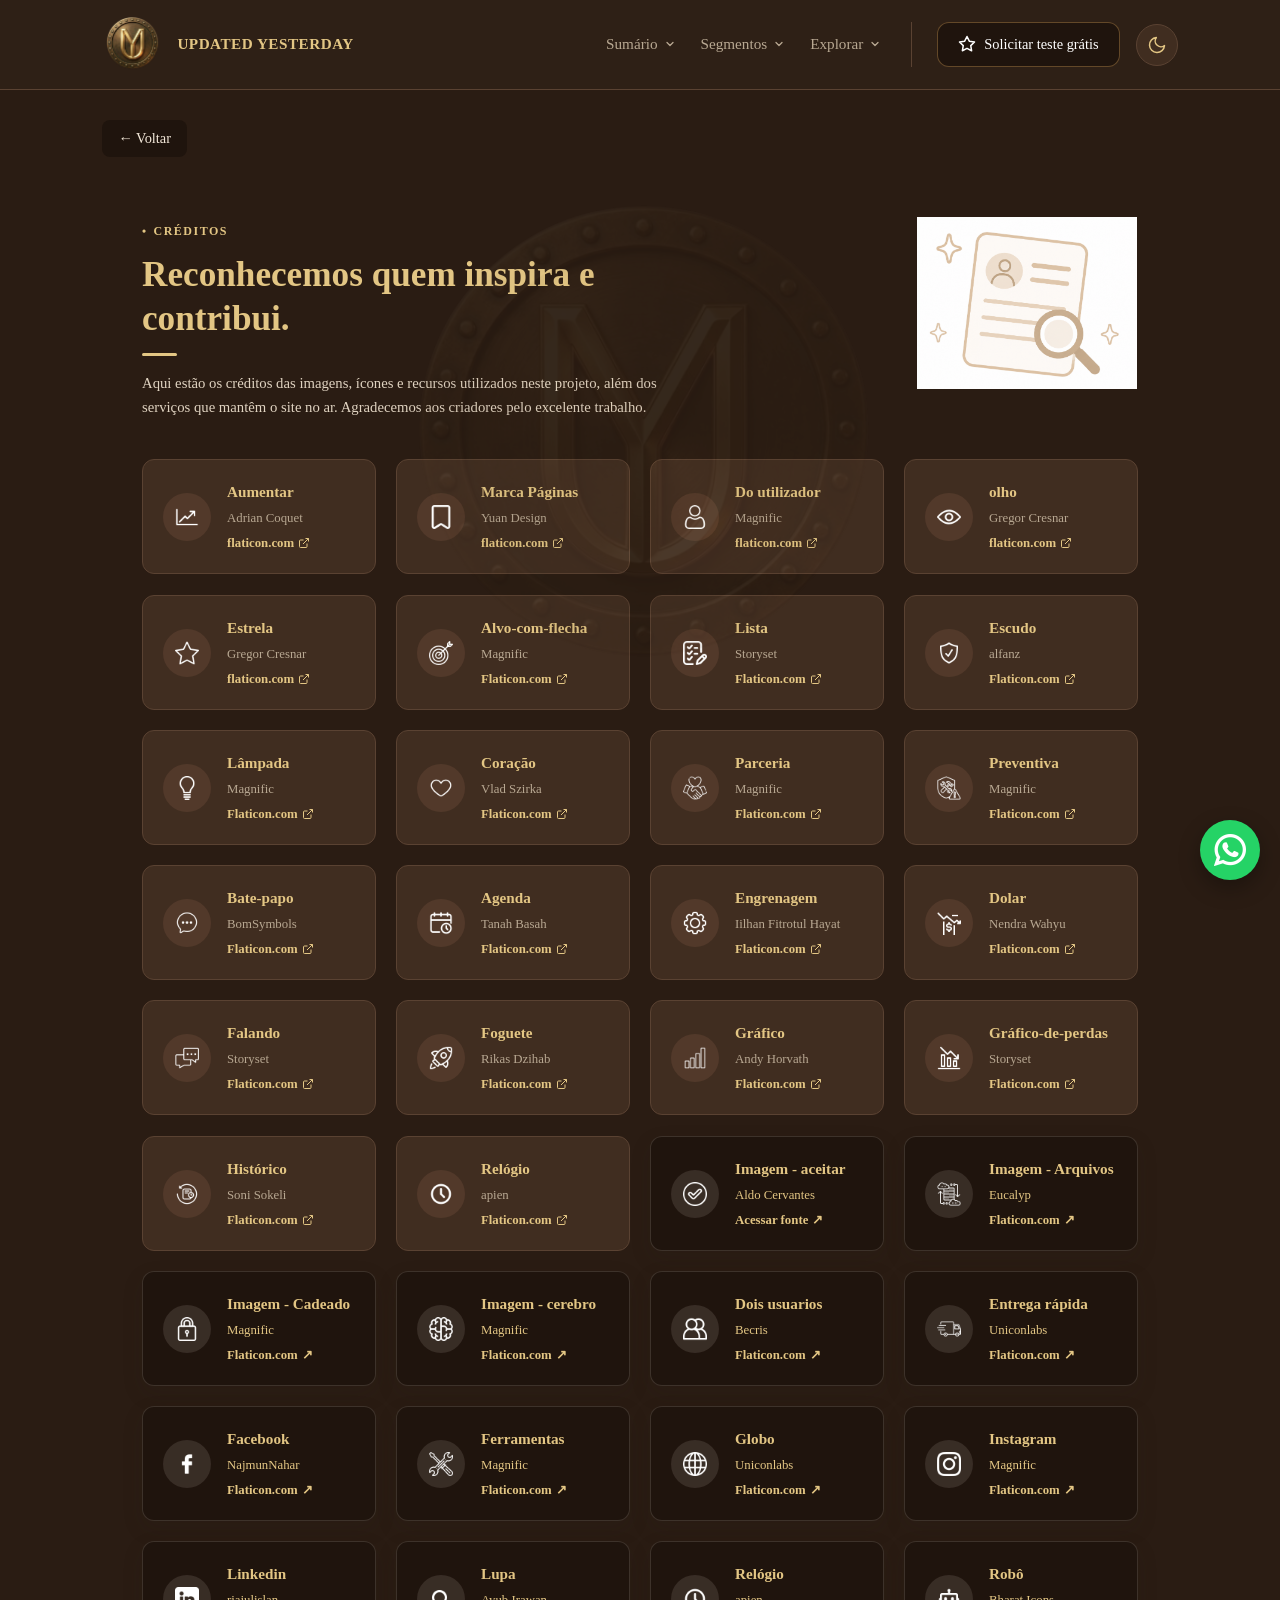
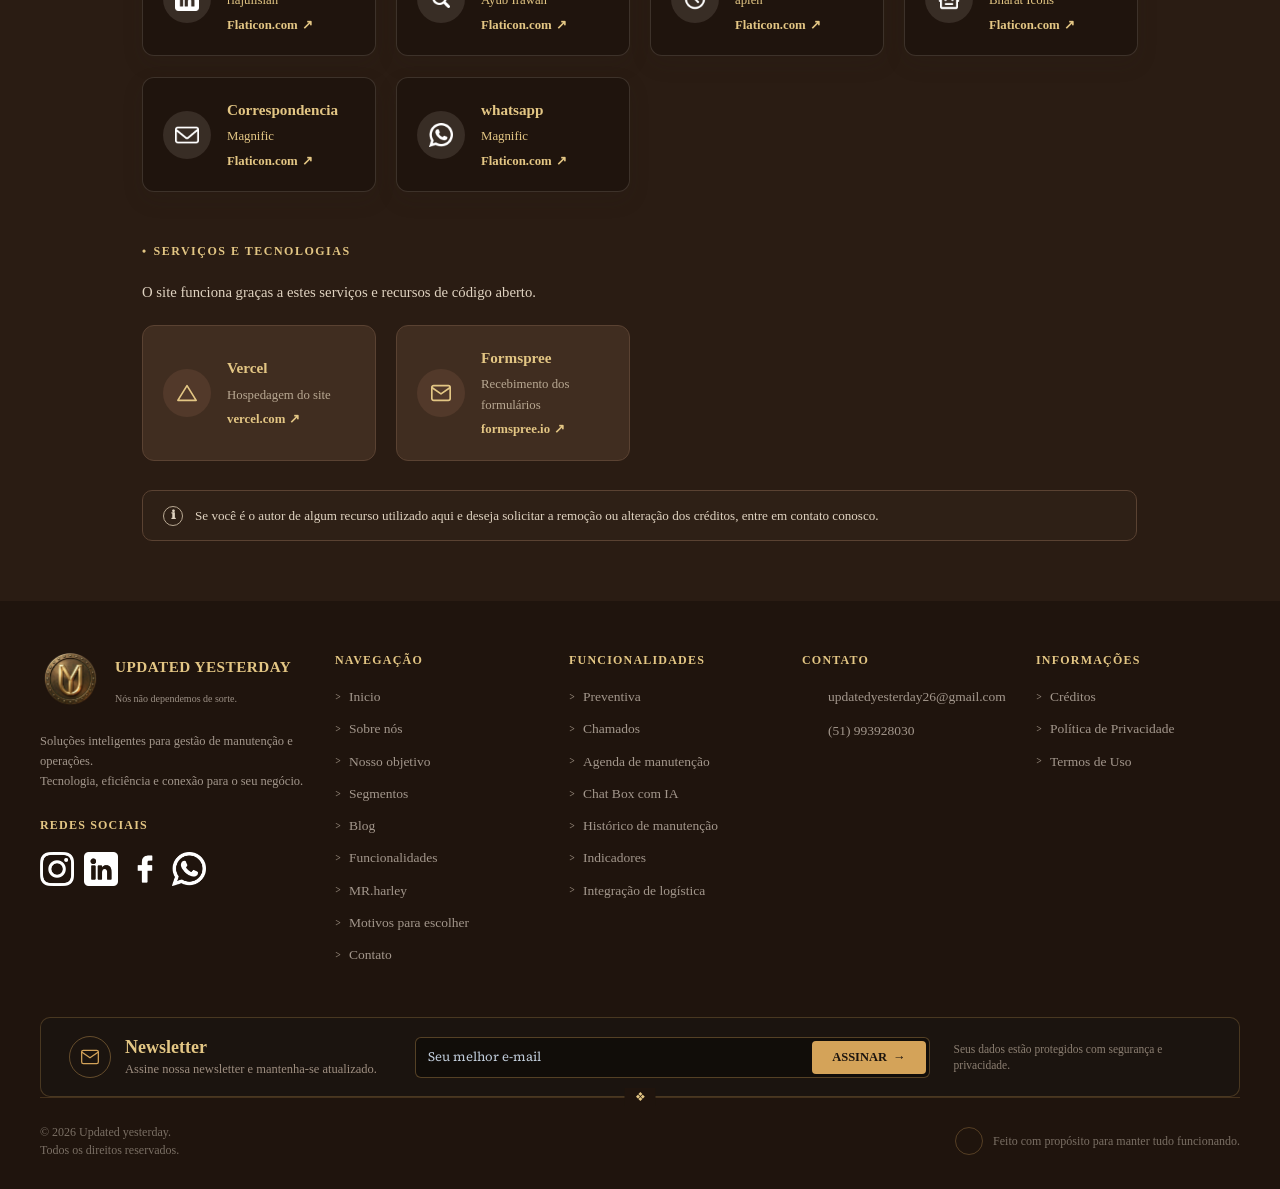
<file: creditos.html>
<!DOCTYPE html>
<html lang="pt-BR" class="tema-escuro">
<head>
    <meta charset="UTF-8">
    <script>document.documentElement.classList.add('tema-escuro');try{if(localStorage.getItem('uy-tema')==='claro'){document.documentElement.classList.remove('tema-escuro');}}catch(e){}</script>
    <script>document.documentElement.classList.add('js-reveal');setTimeout(function(){if(!window.__uyReveal){document.documentElement.classList.remove('js-reveal');}},1200);</script>
    <meta name="viewport" content="width=device-width, initial-scale=1.0">
    <meta name="referrer" content="strict-origin-when-cross-origin">
    <meta http-equiv="Content-Security-Policy" content="upgrade-insecure-requests">
    <title>Créditos — Updated Yesterday</title>
    <link rel="preconnect" href="https://fonts.googleapis.com">
    <link rel="preconnect" href="https://fonts.gstatic.com" crossorigin>
    <link rel="stylesheet" href="https://fonts.googleapis.com/css2?family=Fraunces:opsz,wght@9..144,600;9..144,700&family=Source+Serif+4:wght@400;600;700&display=swap">
    <link rel="stylesheet" href="style.css">
    <link rel="icon" type="image/png" href="Imagens/logotipo.png">
    <noscript>
        <style>.revelar, .revelar-esquerda, .revelar-direita, .revelar-cima, .revelar-cascata > * { opacity: 1 !important; transform: none !important; }</style>
    </noscript>
</head>
<body>

    <!-- CABEÇALHO -->
    <header class="cabecalho">
        <a href="index.html" class="conteiner-logo">
            <img src="Imagens/logotipo.png" alt="Logo Updated Yesterday" class="imagem-logo">
            <div class="textos-logo">
                <span class="titulo-logo">UPDATED YESTERDAY</span>
            </div>
        </a>

        <nav class="navegacao">
            <ul class="lista-menu">
                <li class="item-submenu">
                    <button type="button" class="link-submenu" aria-haspopup="true" aria-expanded="false">Sumário <svg viewBox="0 0 24 24" aria-hidden="true"><polyline points="6 9 12 15 18 9"></polyline></svg></button>
                    <ul class="submenu"><li><a href="index.html#hero">Início</a></li><li><a href="index.html#funcionalidades">Funcionalidades</a></li><li><a href="index.html#mr.harley">Mr.Harley</a></li><li><a href="index.html#integrado">Tudo integrado</a></li><li><a href="index.html#escolher">Por que escolher a UY</a></li><li><a href="index.html#solicitar-teste">Solicitar teste</a></li><li><a href="#rodape">Contato</a></li></ul>
                </li>
                <li class="item-submenu">
                    <button type="button" class="link-submenu" aria-haspopup="true" aria-expanded="false">Segmentos <svg viewBox="0 0 24 24" aria-hidden="true"><polyline points="6 9 12 15 18 9"></polyline></svg></button>
                    <ul class="submenu"><li><a href="segmentos.html#seg-industria">Indústria e manufatura</a></li><li><a href="segmentos.html#seg-logistica">Logística e transportes</a></li><li><a href="segmentos.html#seg-mineracao">Mineração e siderurgia</a></li><li><a href="segmentos.html#seg-agro">Agroindústria e alimentos</a></li><li><a href="segmentos.html#seg-energia">Energia e utilidades</a></li><li><a href="segmentos.html#seg-facilities">Facilities e predial</a></li></ul>
                </li>
                <li class="item-submenu">
                    <button type="button" class="link-submenu" aria-haspopup="true" aria-expanded="false">Explorar <svg viewBox="0 0 24 24" aria-hidden="true"><polyline points="6 9 12 15 18 9"></polyline></svg></button>
                    <ul class="submenu"><li><a href="sobre-nos.html">Sobre Nós<small>Quem somos, objetivo e equipe</small></a></li><li><a href="blog.html">Blog<small>Artigos, novidades e boas práticas</small></a></li></ul>
                </li>
            </ul>
        </nav>

        <div class="conteiner-botao">
            <a href="solicitar-orçamento.html" class="botao-acao">
                <svg xmlns="http://www.w3.org/2000/svg" width="18" height="18" viewBox="0 0 24 24" fill="none" stroke="currentColor" stroke-width="2" stroke-linecap="round" stroke-linejoin="round" aria-hidden="true"><polygon points="12 2 15.09 8.26 22 9.27 17 14.14 18.18 21.02 12 17.77 5.82 21.02 7 14.14 2 9.27 8.91 8.26 12 2"></polygon></svg>
                Solicitar teste grátis
            </a>
        </div>


        <button class="btn-tema" id="btn-tema" type="button" aria-label="Ativar modo claro" aria-pressed="true">
            <svg class="icone-sol" viewBox="0 0 24 24" stroke-width="1.8" stroke-linecap="round" stroke-linejoin="round">
                <circle cx="12" cy="12" r="4"></circle>
                <line x1="12" y1="2" x2="12" y2="4"></line>
                <line x1="12" y1="20" x2="12" y2="22"></line>
                <line x1="4.22" y1="4.22" x2="5.64" y2="5.64"></line>
                <line x1="18.36" y1="18.36" x2="19.78" y2="19.78"></line>
                <line x1="2" y1="12" x2="4" y2="12"></line>
                <line x1="20" y1="12" x2="22" y2="12"></line>
                <line x1="4.22" y1="19.78" x2="5.64" y2="18.36"></line>
                <line x1="18.36" y1="5.64" x2="19.78" y2="4.22"></line>
            </svg>
            <svg class="icone-lua" viewBox="0 0 24 24" stroke-width="1.8" stroke-linecap="round" stroke-linejoin="round">
                <path d="M21 12.79A9 9 0 1 1 11.21 3 7 7 0 0 0 21 12.79z"></path>
            </svg>
        </button>

        <button class="btn-hamburguer" id="btn-hamburguer" type="button" aria-label="Abrir menu" aria-expanded="false" aria-controls="menu-mobile">
            <span class="linha-hamburguer"></span>
            <span class="linha-hamburguer"></span>
            <span class="linha-hamburguer"></span>
        </button>
    </header>

    <!-- MENU MOBILE (HAMBÚRGUER) -->
    <div class="overlay-menu-mobile" id="overlay-menu-mobile"></div>
    <nav class="menu-mobile" id="menu-mobile" aria-hidden="true">
        <ul class="lista-menu-mobile">
            <li class="item-submenu-mobile">
                <button type="button" class="link-menu-mobile btn-submenu-mobile" aria-expanded="false">Sumário <svg viewBox="0 0 24 24" aria-hidden="true"><polyline points="6 9 12 15 18 9"></polyline></svg></button>
                <ul class="submenu-mobile"><li><a href="index.html#hero">Início</a></li><li><a href="index.html#funcionalidades">Funcionalidades</a></li><li><a href="index.html#mr.harley">Mr.Harley</a></li><li><a href="index.html#integrado">Tudo integrado</a></li><li><a href="index.html#escolher">Por que escolher a UY</a></li><li><a href="index.html#solicitar-teste">Solicitar teste</a></li><li><a href="#rodape">Contato</a></li></ul>
            </li>
            <li class="item-submenu-mobile">
                <button type="button" class="link-menu-mobile btn-submenu-mobile" aria-expanded="false">Segmentos <svg viewBox="0 0 24 24" aria-hidden="true"><polyline points="6 9 12 15 18 9"></polyline></svg></button>
                <ul class="submenu-mobile"><li><a href="segmentos.html#seg-industria">Indústria e manufatura</a></li><li><a href="segmentos.html#seg-logistica">Logística e transportes</a></li><li><a href="segmentos.html#seg-mineracao">Mineração e siderurgia</a></li><li><a href="segmentos.html#seg-agro">Agroindústria e alimentos</a></li><li><a href="segmentos.html#seg-energia">Energia e utilidades</a></li><li><a href="segmentos.html#seg-facilities">Facilities e predial</a></li></ul>
            </li>
            <li class="item-submenu-mobile">
                <button type="button" class="link-menu-mobile btn-submenu-mobile" aria-expanded="false">Explorar <svg viewBox="0 0 24 24" aria-hidden="true"><polyline points="6 9 12 15 18 9"></polyline></svg></button>
                <ul class="submenu-mobile"><li><a href="sobre-nos.html">Sobre Nós</a></li><li><a href="blog.html">Blog</a></li></ul>
            </li>
        </ul>
        <a href="solicitar-orçamento.html" class="botao-acao botao-acao-mobile">
            <svg xmlns="http://www.w3.org/2000/svg" width="18" height="18" viewBox="0 0 24 24" fill="none" stroke="currentColor" stroke-width="2" stroke-linecap="round" stroke-linejoin="round" aria-hidden="true"><polygon points="12 2 15.09 8.26 22 9.27 17 14.14 18.18 21.02 12 17.77 5.82 21.02 7 14.14 2 9.27 8.91 8.26 12 2"></polygon></svg>
            Solicitar teste grátis
        </a>
    </nav>

    
    <main id="conteudo-principal">
            <button class="link-voltar-pagina" onclick="history.back()" type="button">
                ← Voltar
            </button>
            <section class="creditos-section" id="creditosfinais">
      <div class="creditos-header revelar-cima">
        <div class="creditos-header-content">
          <span class="creditos-tag">CRÉDITOS</span>
          <h2 class="creditos-titulo">Reconhecemos quem inspira e contribui.</h2>
          <p class="creditos-subtitulo">
            Aqui estão os créditos das imagens, ícones e recursos utilizados neste projeto, além dos serviços que mantêm o site no ar. Agradecemos aos criadores pelo excelente trabalho.
          </p>
        </div>
        <div class="creditos-header-ilustracao">
          <img src="Imagens/créditos.png" alt="Ilustração de Créditos" />
        </div>
      </div>

      <div class="creditos-grid revelar-cascata">
        <div class="credito-card">
          <div class="credito-icone">
            <img src="Icones/icones-escuros/grafico.png" alt="Ícone aumentar" />
          </div>
          <div class="credito-info">
            <h3 class="credito-item-titulo">Aumentar</h3>
            <span class="credito-fonte">Adrian Coquet</span>
            <a href="https://flaticon.com" target="_blank" rel="noopener noreferrer" class="credito-link">
              flaticon.com 
              <svg class="icon-external" viewBox="0 0 24 24" width="12" height="12" fill="none" stroke="currentColor" stroke-width="2">
                <path d="M18 13v6a2 2 0 0 1-2 2H5a2 2 0 0 1-2-2V8a2 2 0 0 1 2-2h6"></path>
                <polyline points="15 3 21 3 21 9"></polyline>
                <line x1="10" y1="14" x2="21" y2="3"></line>
              </svg>
            </a>
          </div>
        </div>

        <div class="credito-card">
          <div class="credito-icone">
            <img src="Icones/icones-escuros/marca-paginas.png" alt="marca paginas" />
          </div>
          <div class="credito-info">
            <h3 class="credito-item-titulo">Marca Páginas</h3>
            <span class="credito-fonte">Yuan Design</span>
            <a href="https://www.flaticon.com/br/icone-gratis/marca-paginas_5186087?term=salvar&page=1&position=5&origin=search&related_id=5186087" target="_blank" rel="noopener noreferrer" class="credito-link">
              flaticon.com
              <svg class="icon-external" viewBox="0 0 24 24" width="12" height="12" fill="none" stroke="currentColor" stroke-width="2">
                <path d="M18 13v6a2 2 0 0 1-2 2H5a2 2 0 0 1-2-2V8a2 2 0 0 1 2-2h6"></path>
                <polyline points="15 3 21 3 21 9"></polyline>
                <line x1="10" y1="14" x2="21" y2="3"></line>
              </svg>
            </a>
          </div>
        </div>

        <div class="credito-card">
          <div class="credito-icone">
            <img src="Icones/icones-escuros/do-utilizador.png" alt="Ícone Do utilizador" />
          </div>
          <div class="credito-info">
            <h3 class="credito-item-titulo">Do utilizador</h3>
            <span class="credito-fonte">Magnific</span>
            <a href="https://www.flaticon.com/br/icone-gratis/do-utilizador_1077063?term=pessoas&page=1&position=4&origin=search&related_id=1077063" target="_blank" rel="noopener noreferrer" class="credito-link">
              flaticon.com
              <svg class="icon-external" viewBox="0 0 24 24" width="12" height="12" fill="none" stroke="currentColor" stroke-width="2">
                <path d="M18 13v6a2 2 0 0 1-2 2H5a2 2 0 0 1-2-2V8a2 2 0 0 1 2-2h6"></path>
                <polyline points="15 3 21 3 21 9"></polyline>
                <line x1="10" y1="14" x2="21" y2="3"></line>
              </svg>
            </a>
          </div>
        </div>

        <div class="credito-card">
          <div class="credito-icone">
            <img src="Icones/icones-escuros/olho.png" alt="Ícone olho" />
          </div>
          <div class="credito-info">
            <h3 class="credito-item-titulo">olho</h3>
            <span class="credito-fonte">Gregor Cresnar</span>
            <a href="https://www.flaticon.com/br/icone-gratis/olho_158746?term=olho&page=1&position=4&origin=search&related_id=158746" target="_blank" rel="noopener noreferrer" class="credito-link">
              flaticon.com
              <svg class="icon-external" viewBox="0 0 24 24" width="12" height="12" fill="none" stroke="currentColor" stroke-width="2">
                <path d="M18 13v6a2 2 0 0 1-2 2H5a2 2 0 0 1-2-2V8a2 2 0 0 1 2-2h6"></path>
                <polyline points="15 3 21 3 21 9"></polyline>
                <line x1="10" y1="14" x2="21" y2="3"></line>
              </svg>
            </a>
          </div>
        </div>

        <div class="credito-card">
          <div class="credito-icone">
            <img src="Icones/icones-escuros/estrela.png" alt="Ícone estrela" />
          </div>
          <div class="credito-info">
            <h3 class="credito-item-titulo">Estrela</h3>
            <span class="credito-fonte">Gregor Cresnar</span>
            <a href="https://www.flaticon.com/br/icone-gratis/estrela_126482?term=estrela&page=1&position=1&origin=search&related_id=126482" target="_blank" rel="noopener noreferrer" class="credito-link">
              flaticon.com
              <svg class="icon-external" viewBox="0 0 24 24" width="12" height="12" fill="none" stroke="currentColor" stroke-width="2">
                <path d="M18 13v6a2 2 0 0 1-2 2H5a2 2 0 0 1-2-2V8a2 2 0 0 1 2-2h6"></path>
                <polyline points="15 3 21 3 21 9"></polyline>
                <line x1="10" y1="14" x2="21" y2="3"></line>
              </svg>
            </a>
          </div>
        </div>

        <div class="credito-card">
          <div class="credito-icone">
            <img src="Icones/icones-escuros/alvo-com-flecha.png" alt="Ícone alvo-com-flecha" />
          </div>
          <div class="credito-info">
            <h3 class="credito-item-titulo">Alvo-com-flecha</h3>
            <span class="credito-fonte">Magnific</span>
            <a href="https://flaticon.com" target="_blank" rel="noopener noreferrer" class="credito-link">
              Flaticon.com
              <svg class="icon-external" viewBox="0 0 24 24" width="12" height="12" fill="none" stroke="currentColor" stroke-width="2">
                <path d="M18 13v6a2 2 0 0 1-2 2H5a2 2 0 0 1-2-2V8a2 2 0 0 1 2-2h6"></path>
                <polyline points="15 3 21 3 21 9"></polyline>
                <line x1="10" y1="14" x2="21" y2="3"></line>
              </svg>
            </a>
          </div>
        </div>

        <div class="credito-card">
          <div class="credito-icone">
            <img src="Icones/icones-escuros/lista.png" alt="a lista" />
          </div>
          <div class="credito-info">
            <h3 class="credito-item-titulo">Lista</h3>
            <span class="credito-fonte">Storyset</span>
            <a href="https://storyset.com" target="_blank" rel="noopener noreferrer" class="credito-link">
              Flaticon.com  
              <svg class="icon-external" viewBox="0 0 24 24" width="12" height="12" fill="none" stroke="currentColor" stroke-width="2">
                <path d="M18 13v6a2 2 0 0 1-2 2H5a2 2 0 0 1-2-2V8a2 2 0 0 1 2-2h6"></path>
                <polyline points="15 3 21 3 21 9"></polyline>
                <line x1="10" y1="14" x2="21" y2="3"></line>
              </svg>
            </a>
          </div>
        </div>

       <div class="credito-card">
          <div class="credito-icone">
            <img src="Icones/icones-escuros/escudo.png" alt="a Ilustração"/>
          </div>
          <div class="credito-info">
            <h3 class="credito-item-titulo">Escudo</h3>
            <span class="credito-fonte">alfanz</span>
            <a href="https://www.flaticon.com/br/icone-gratis/seguro_8227009?term=seguran%C3%A7a&page=1&position=9&origin=search&related_id=8227009" target="_blank" rel="noopener noreferrer" class="credito-link">
              Flaticon.com  
              <svg class="icon-external" viewBox="0 0 24 24" width="12" height="12" fill="none" stroke="currentColor" stroke-width="2">
                <path d="M18 13v6a2 2 0 0 1-2 2H5a2 2 0 0 1-2-2V8a2 2 0 0 1 2-2h6"></path>
                <polyline points="15 3 21 3 21 9"></polyline>
                <line x1="10" y1="14" x2="21" y2="3"></line>
              </svg>
            </a>
          </div>
        </div>

       <div class="credito-card">
          <div class="credito-icone">
            <img src="Icones/icones-escuros/ideia-criativa.png" alt="Imagem lampada" />
          </div>
          <div class="credito-info">
            <h3 class="credito-item-titulo">Lâmpada</h3>
            <span class="credito-fonte">Magnific</span>
            <a href="https://www.flaticon.com/br/icone-gratis/ideia-criativa_1819990?term=lampada&page=1&position=13&origin=search&related_id=1819990" target="_blank" rel="noopener noreferrer" class="credito-link">
              Flaticon.com 
              <svg class="icon-external" viewBox="0 0 24 24" width="12" height="12" fill="none" stroke="currentColor" stroke-width="2">
                <path d="M18 13v6a2 2 0 0 1-2 2H5a2 2 0 0 1-2-2V8a2 2 0 0 1 2-2h6"></path>
                <polyline points="15 3 21 3 21 9"></polyline>
                <line x1="10" y1="14" x2="21" y2="3"></line>
              </svg>
            </a>
          </div>
        </div>

      <div class="credito-card">
          <div class="credito-icone">
            <img src="Icones/icones-escuros/coracao.png" alt="Imagem coração" />
          </div>
          <div class="credito-info">
            <h3 class="credito-item-titulo">Coração </h3>
            <span class="credito-fonte">Vlad Szirka</span>
            <a href="https://www.flaticon.com/br/icone-gratis/coracao_2589197?term=cora%C3%A7%C3%A3o&page=1&position=6&origin=search&related_id=2589197" target="_blank" rel="noopener noreferrer" class="credito-link">
              Flaticon.com 
              <svg class="icon-external" viewBox="0 0 24 24" width="12" height="12" fill="none" stroke="currentColor" stroke-width="2">
                <path d="M18 13v6a2 2 0 0 1-2 2H5a2 2 0 0 1-2-2V8a2 2 0 0 1 2-2h6"></path>
                <polyline points="15 3 21 3 21 9"></polyline>
                <line x1="10" y1="14" x2="21" y2="3"></line>
              </svg>
            </a>
          </div>
        </div>

        <div class="credito-card">
          <div class="credito-icone">
            <img src="Icones/icones-escuros/parceria.png" alt="Imagem parceria" />
          </div>
          <div class="credito-info">
            <h3 class="credito-item-titulo">Parceria</h3>
            <span class="credito-fonte">Magnific</span>
            <a href="https://www.flaticon.com/br/icone-gratis/handshake-de-parceria_2665080?term=parceria&page=1&position=11&origin=search&related_id=2665080" target="_blank" rel="noopener noreferrer" class="credito-link">
              Flaticon.com 
              <svg class="icon-external" viewBox="0 0 24 24" width="12" height="12" fill="none" stroke="currentColor" stroke-width="2">
                <path d="M18 13v6a2 2 0 0 1-2 2H5a2 2 0 0 1-2-2V8a2 2 0 0 1 2-2h6"></path>
                <polyline points="15 3 21 3 21 9"></polyline>
                <line x1="10" y1="14" x2="21" y2="3"></line>
              </svg>
            </a>
          </div>
        </div>

           <div class="credito-card">
          <div class="credito-icone">
            <img src="Icones/icones-escuros/preventivo.png" />
          </div>
          <div class="credito-info">
            <h3 class="credito-item-titulo">Preventiva</h3>
            <span class="credito-fonte">Magnific</span>
            <a href="https://www.flaticon.com/br/icone-gratis/handshake-de-parceria_2665080?term=parceria&page=1&position=11&origin=search&related_id=2665080" target="_blank" rel="noopener noreferrer" class="credito-link">
              Flaticon.com 
              <svg class="icon-external" viewBox="0 0 24 24" width="12" height="12" fill="none" stroke="currentColor" stroke-width="2">
                <path d="M18 13v6a2 2 0 0 1-2 2H5a2 2 0 0 1-2-2V8a2 2 0 0 1 2-2h6"></path>
                <polyline points="15 3 21 3 21 9"></polyline>
                <line x1="10" y1="14" x2="21" y2="3"></line>
              </svg>
            </a>
          </div>
        </div>

           <div class="credito-card">
          <div class="credito-icone">
            <img src="Icones/icones-escuros/bolha-de-bate-papo.png"/>
          </div>
          <div class="credito-info">
            <h3 class="credito-item-titulo">Bate-papo</h3>
            <span class="credito-fonte">BomSymbols</span>
            <a href="https://www.flaticon.com/br/icone-gratis/falando_2594058?term=bal%C3%A3o+de+fala&page=1&position=10&origin=search&related_id=2594058" target="_blank" rel="noopener noreferrer" class="credito-link">
              Flaticon.com 
              <svg class="icon-external" viewBox="0 0 24 24" width="12" height="12" fill="none" stroke="currentColor" stroke-width="2">
                <path d="M18 13v6a2 2 0 0 1-2 2H5a2 2 0 0 1-2-2V8a2 2 0 0 1 2-2h6"></path>
                <polyline points="15 3 21 3 21 9"></polyline>
                <line x1="10" y1="14" x2="21" y2="3"></line>
              </svg>
            </a>
          </div>
        </div>

           <div class="credito-card">
          <div class="credito-icone">
            <img src="Icones/icones-escuros/agenda.png"/>
          </div>
          <div class="credito-info">
            <h3 class="credito-item-titulo">Agenda</h3>
            <span class="credito-fonte">Tanah Basah</span>
            <a href="https://www.flaticon.com/br/icone-gratis/agenda_8740776?term=agenda&page=1&position=4&origin=search&related_id=8740776" target="_blank" rel="noopener noreferrer" class="credito-link">
              Flaticon.com 
              <svg class="icon-external" viewBox="0 0 24 24" width="12" height="12" fill="none" stroke="currentColor" stroke-width="2">
                <path d="M18 13v6a2 2 0 0 1-2 2H5a2 2 0 0 1-2-2V8a2 2 0 0 1 2-2h6"></path>
                <polyline points="15 3 21 3 21 9"></polyline>
                <line x1="10" y1="14" x2="21" y2="3"></line>
              </svg>
            </a>
          </div>
        </div>

           <div class="credito-card">
          <div class="credito-icone">
            <img src="Icones/icones-escuros/configuracao.png"/>
          </div>
          <div class="credito-info">
            <h3 class="credito-item-titulo">Engrenagem </h3>
            <span class="credito-fonte">Iilhan Fitrotul Hayat</span>
            <a href="https://www.flaticon.com/br/icone-gratis/configuracao_2956788?term=configura%C3%A7%C3%A3o&page=1&position=6&origin=search&related_id=2956788" target="_blank" rel="noopener noreferrer" class="credito-link">
              Flaticon.com 
              <svg class="icon-external" viewBox="0 0 24 24" width="12" height="12" fill="none" stroke="currentColor" stroke-width="2">
                <path d="M18 13v6a2 2 0 0 1-2 2H5a2 2 0 0 1-2-2V8a2 2 0 0 1 2-2h6"></path>
                <polyline points="15 3 21 3 21 9"></polyline>
                <line x1="10" y1="14" x2="21" y2="3"></line>
              </svg>
            </a>
          </div>
        </div>

           <div class="credito-card">
          <div class="credito-icone">
            <img src="Icones/icones-escuros/dolar.png"/>
          </div>
          <div class="credito-info">
            <h3 class="credito-item-titulo">Dolar</h3>
            <span class="credito-fonte">Nendra Wahyu</span>
            <a href="https://www.flaticon.com/br/icone-gratis/grafico-de-perdas_15916677?term=grafico+descendo&related_id=15916677" target="_blank" rel="noopener noreferrer" class="credito-link">
              Flaticon.com 
              <svg class="icon-external" viewBox="0 0 24 24" width="12" height="12" fill="none" stroke="currentColor" stroke-width="2">
                <path d="M18 13v6a2 2 0 0 1-2 2H5a2 2 0 0 1-2-2V8a2 2 0 0 1 2-2h6"></path>
                <polyline points="15 3 21 3 21 9"></polyline>
                <line x1="10" y1="14" x2="21" y2="3"></line>
              </svg>
            </a>
          </div>
        </div>

           <div class="credito-card">
          <div class="credito-icone">
            <img src="Icones/icones-escuros/falando.png"/>
          </div>
          <div class="credito-info">
            <h3 class="credito-item-titulo">Falando</h3>
            <span class="credito-fonte">Storyset</span>
            <a href="https://www.flaticon.com/br/icone-gratis/falando_2594058?term=bal%C3%A3o+de+fala&page=1&position=10&origin=search&related_id=2594058" target="_blank" rel="noopener noreferrer" class="credito-link">
              Flaticon.com 
              <svg class="icon-external" viewBox="0 0 24 24" width="12" height="12" fill="none" stroke="currentColor" stroke-width="2">
                <path d="M18 13v6a2 2 0 0 1-2 2H5a2 2 0 0 1-2-2V8a2 2 0 0 1 2-2h6"></path>
                <polyline points="15 3 21 3 21 9"></polyline>
                <line x1="10" y1="14" x2="21" y2="3"></line>
              </svg>
            </a>
          </div>
        </div>

           <div class="credito-card">
          <div class="credito-icone">
            <img src="Icones/icones-escuros/foguete.png"/>
          </div>
          <div class="credito-info">
            <h3 class="credito-item-titulo">Foguete</h3>
            <span class="credito-fonte">Rikas Dzihab</span>
            <a href="https://www.flaticon.com/br/icone-gratis/startup_8468302?term=foguete&page=1&position=39&origin=search&related_id=8468302" target="_blank" rel="noopener noreferrer" class="credito-link">
              Flaticon.com 
              <svg class="icon-external" viewBox="0 0 24 24" width="12" height="12" fill="none" stroke="currentColor" stroke-width="2">
                <path d="M18 13v6a2 2 0 0 1-2 2H5a2 2 0 0 1-2-2V8a2 2 0 0 1 2-2h6"></path>
                <polyline points="15 3 21 3 21 9"></polyline>
                <line x1="10" y1="14" x2="21" y2="3"></line>
              </svg>
            </a>
          </div>
        </div>

           <div class="credito-card">
          <div class="credito-icone">
            <img src="Icones/icones-escuros/grafico-de-barras.png"/>
          </div>
          <div class="credito-info">
            <h3 class="credito-item-titulo">Gráfico </h3>
            <span class="credito-fonte">Andy Horvath</span>
            <a href="https://www.flaticon.com/br/icone-gratis/grafico-de-barras_4279509?term=grafico&page=1&position=27&origin=search&related_id=4279509" target="_blank" rel="noopener noreferrer" class="credito-link">
              Flaticon.com 
              <svg class="icon-external" viewBox="0 0 24 24" width="12" height="12" fill="none" stroke="currentColor" stroke-width="2">
                <path d="M18 13v6a2 2 0 0 1-2 2H5a2 2 0 0 1-2-2V8a2 2 0 0 1 2-2h6"></path>
                <polyline points="15 3 21 3 21 9"></polyline>
                <line x1="10" y1="14" x2="21" y2="3"></line>
              </svg>
            </a>
          </div>
        </div>

           <div class="credito-card">
          <div class="credito-icone">
            <img src="Icones/icones-escuros/grafico-de-perdas.png"/>
          </div>
          <div class="credito-info">
            <h3 class="credito-item-titulo">Gráfico-de-perdas</h3>
            <span class="credito-fonte">Storyset</span>
            <a href="https://www.flaticon.com/br/icone-gratis/grafico-de-perdas_15916677?term=grafico+descendo&related_id=15916677" target="_blank" rel="noopener noreferrer" class="credito-link">
              Flaticon.com 
              <svg class="icon-external" viewBox="0 0 24 24" width="12" height="12" fill="none" stroke="currentColor" stroke-width="2">
                <path d="M18 13v6a2 2 0 0 1-2 2H5a2 2 0 0 1-2-2V8a2 2 0 0 1 2-2h6"></path>
                <polyline points="15 3 21 3 21 9"></polyline>
                <line x1="10" y1="14" x2="21" y2="3"></line>
              </svg>
            </a>
          </div>
        </div>

           <div class="credito-card">
          <div class="credito-icone">
            <img src="Icones/icones-escuros/historia.png"/>
          </div>
          <div class="credito-info">
            <h3 class="credito-item-titulo">Histórico </h3>
            <span class="credito-fonte">Soni Sokeli</span>
            <a href="https://www.flaticon.com/br/icone-gratis/historia_6888510?term=historico&page=1&position=5&origin=search&related_id=6888510" target="_blank" rel="noopener noreferrer" class="credito-link">
              Flaticon.com 
              <svg class="icon-external" viewBox="0 0 24 24" width="12" height="12" fill="none" stroke="currentColor" stroke-width="2">
                <path d="M18 13v6a2 2 0 0 1-2 2H5a2 2 0 0 1-2-2V8a2 2 0 0 1 2-2h6"></path>
                <polyline points="15 3 21 3 21 9"></polyline>
                <line x1="10" y1="14" x2="21" y2="3"></line>
              </svg>
            </a>
          </div>
        </div>

           <div class="credito-card">
          <div class="credito-icone">
            <img src="Icones/icones-escuros/relogio.png"/>
          </div>
          <div class="credito-info">
            <h3 class="credito-item-titulo">Relógio</h3>
            <span class="credito-fonte">apien</span>
            <a href="https://www.flaticon.com/br/icone-gratis/relogio_4024449?term=relogio&page=1&position=24&origin=search&related_id=4024449" target="_blank" rel="noopener noreferrer" class="credito-link">
              Flaticon.com 
              <svg class="icon-external" viewBox="0 0 24 24" width="12" height="12" fill="none" stroke="currentColor" stroke-width="2">
                <path d="M18 13v6a2 2 0 0 1-2 2H5a2 2 0 0 1-2-2V8a2 2 0 0 1 2-2h6"></path>
                <polyline points="15 3 21 3 21 9"></polyline>
                <line x1="10" y1="14" x2="21" y2="3"></line>
              </svg>
            </a>
          </div>
        </div>


      <div class="credito-card credito-card--marrom">
      <div class="credito-icone">
        <img src="Icones/icones-claros/aceitar.png" alt="Ícone de aceitar" />
      </div>
      <div class="credito-info">
        <h3 class="credito-item-titulo">Imagem - aceitar</h3>
        <span class="credito-fonte">Aldo Cervantes</span>
        <a href="https://www.flaticon.com/br/icone-gratis/aceitar_2550214?term=positivo&page=1&position=4&origin=search&related_id=2550214" target="_blank" rel="noopener noreferrer" class="credito-link">
          Acessar fonte <span class="icon-external">↗</span>
        </a>
      </div>
       </div>

             <div class="credito-card credito-card--marrom">
      <div class="credito-icone">
        <img src="Icones/icones-claros/arquivos.png"/>
      </div>
      <div class="credito-info">
        <h3 class="credito-item-titulo">Imagem - Arquivos</h3>
        <span class="credito-fonte">Eucalyp</span>
        <a href="https://www.flaticon.com/br/icone-gratis/banco-de-dados-em-nuvem_2637294?term=banco+de+dados&related_id=2637294" target="_blank" rel="noopener noreferrer" class="credito-link">
          Flaticon.com  <span class="icon-external">↗</span>
        </a>
      </div>
       </div>

             <div class="credito-card credito-card--marrom">
      <div class="credito-icone">
        <img src="Icones/icones-claros/cadeado.png" alt="Ícone de Ilustrações" />
      </div>
      <div class="credito-info">
        <h3 class="credito-item-titulo">Imagem - Cadeado</h3>
        <span class="credito-fonte">Magnific</span>
        <a href="https://www.flaticon.com/br/icone-gratis/cadeado_2575570?term=cadeado&page=1&position=8&origin=search&related_id=2575570" target="_blank" rel="noopener noreferrer" class="credito-link">
          Flaticon.com  <span class="icon-external">↗</span>
        </a>
      </div>
       </div>

             <div class="credito-card credito-card--marrom">
      <div class="credito-icone">
        <img src="Icones/icones-claros/cerebro.png"/>
      </div>
      <div class="credito-info">
        <h3 class="credito-item-titulo">Imagem - cerebro</h3>
        <span class="credito-fonte">Magnific</span>
        <a href="https://www.flaticon.com/br/icone-gratis/cerebro_170082?term=cerebro&page=1&position=44&origin=search&related_id=170082" target="_blank" rel="noopener noreferrer" class="credito-link">
          Flaticon.com  <span class="icon-external">↗</span>
        </a>
      </div>
       </div>

             <div class="credito-card credito-card--marrom">
      <div class="credito-icone">
        <img src="Icones/icones-claros/duaspessoas-creme.png"/>
      </div>
      <div class="credito-info">
        <h3 class="credito-item-titulo">Dois usuarios</h3>
        <span class="credito-fonte">Becris</span>
        <a href="https://www.flaticon.com/br/icone-gratis/comercial_860800?term=pessoas&page=1&position=56&origin=search&related_id=860800" target="_blank" rel="noopener noreferrer" class="credito-link">
          Flaticon.com  <span class="icon-external">↗</span>
        </a>
      </div>
       </div>

             <div class="credito-card credito-card--marrom">
      <div class="credito-icone">
        <img src="Icones/icones-claros/entrega-rapida.png"/>
      </div>
      <div class="credito-info">
        <h3 class="credito-item-titulo">Entrega rápida</h3>
        <span class="credito-fonte">Uniconlabs</span>
        <a href="https://www.flaticon.com/br/icone-gratis/entrega-rapida_5470304?term=caminh%C3%A3o&page=1&position=26&origin=search&related_id=5470304" target="_blank" rel="noopener noreferrer" class="credito-link">
          Flaticon.com  <span class="icon-external">↗</span>
        </a>
      </div>
       </div>

             <div class="credito-card credito-card--marrom">
      <div class="credito-icone">
        <img src="Icones/icones-claros/facebook.png" alt="Ícone de Ilustrações" />
      </div>
      <div class="credito-info">
        <h3 class="credito-item-titulo">Facebook</h3>
        <span class="credito-fonte">NajmunNahar</span>
        <a href="https://www.flaticon.com/br/icone-gratis/facebook_3128208?term=facebook&page=1&position=5&origin=search&related_id=3128208" target="_blank" rel="noopener noreferrer" class="credito-link">
          Flaticon.com  <span class="icon-external">↗</span>
        </a>
      </div>
       </div>

             <div class="credito-card credito-card--marrom">
      <div class="credito-icone">
        <img src="Icones/icones-claros/ferramentas.png" alt="Ícone de Ilustrações" />
      </div>
      <div class="credito-info">
        <h3 class="credito-item-titulo">Ferramentas</h3>
        <span class="credito-fonte">Magnific</span>
        <a href="https://www.flaticon.com/br/icone-gratis/ferramentas_1077198?term=ferramentas&page=1&position=1&origin=search&related_id=1077198" target="_blank" rel="noopener noreferrer" class="credito-link">
          Flaticon.com  <span class="icon-external">↗</span>
        </a>
      </div>
       </div>

                    <div class="credito-card credito-card--marrom">
      <div class="credito-icone">
        <img src="Icones/icones-claros/globo.png"/>
      </div>
      <div class="credito-info">
        <h3 class="credito-item-titulo">Globo</h3>
        <span class="credito-fonte">Uniconlabs</span>
        <a href="https://www.flaticon.com/br/icone-gratis/globo_3870936?term=globo&page=1&position=3&origin=search&related_id=3870936" target="_blank" rel="noopener noreferrer" class="credito-link">
          Flaticon.com  <span class="icon-external">↗</span>
        </a>
      </div>
       </div>

    <div class="credito-card credito-card--marrom">
      <div class="credito-icone">
        <img src="Icones/icones-claros/instagram.png" alt="Ícone de Ilustrações" />
      </div>
      <div class="credito-info">
        <h3 class="credito-item-titulo">Instagram</h3>
        <span class="credito-fonte">Magnific</span>
        <a href="https://www.flaticon.com/br/icone-gratis/instagram_1384031?term=instagram&page=1&position=4&origin=search&related_id=1384031" target="_blank" rel="noopener noreferrer" class="credito-link">
          Flaticon.com  <span class="icon-external">↗</span>
        </a>
      </div>
    </div>

    <div class="credito-card credito-card--marrom">
      <div class="credito-icone">
        <img src="Icones/icones-claros/linkedin.png" alt="Ícone de Ilustrações" />
      </div>
      <div class="credito-info">
        <h3 class="credito-item-titulo">Linkedin</h3>
        <span class="credito-fonte">riajulislan</span>
        <a href="https://www.flaticon.com/br/icone-gratis/linkedin_3536569?term=linkedin&page=1&position=10&origin=search&related_id=3536569" target="_blank" rel="noopener noreferrer" class="credito-link">
          Flaticon.com  <span class="icon-external">↗</span>
        </a>
      </div>
    </div>

    <div class="credito-card credito-card--marrom">
      <div class="credito-icone">
        <img src="Icones/icones-claros/lupa.png" alt="Ícone de Ilustrações" />
      </div>
      <div class="credito-info">
        <h3 class="credito-item-titulo">Lupa</h3>
        <span class="credito-fonte">Ayub Irawan</span>
        <a href="https://www.flaticon.com/br/icone-gratis/lupa_2311526?term=lupa&page=1&position=3&origin=search&related_id=2311526" target="_blank" rel="noopener noreferrer" class="credito-link">
          Flaticon.com  <span class="icon-external">↗</span>
        </a>
      </div>
    </div>

    <div class="credito-card credito-card--marrom">
      <div class="credito-icone">
        <img src="Icones/icones-claros/relogio.png" alt="Ícone de Ilustrações" />
      </div>
      <div class="credito-info">
        <h3 class="credito-item-titulo">Relógio</h3>
        <span class="credito-fonte">apien</span>
        <a href="https://www.flaticon.com/br/icone-gratis/relogio_4024449?term=relogio&page=1&position=24&origin=search&related_id=4024449" target="_blank" rel="noopener noreferrer" class="credito-link">
          Flaticon.com  <span class="icon-external">↗</span>
        </a>
      </div>
    </div>

    <div class="credito-card credito-card--marrom">
      <div class="credito-icone">
        <img src="Icones/icones-claros/robo.png" alt="Ícone de Ilustrações" />
      </div>
      <div class="credito-info">
        <h3 class="credito-item-titulo">Robô</h3>
        <span class="credito-fonte">Bharat Icons</span>
        <a href="https://www.flaticon.com/br/icone-gratis/robo_7220142?term=robo&page=1&position=13&origin=search&related_id=7220142" target="_blank" rel="noopener noreferrer" class="credito-link">
          Flaticon.com  <span class="icon-external">↗</span>
        </a>
      </div>
    </div>

    
    <div class="credito-card credito-card--marrom">
      <div class="credito-icone">
        <img src="Icones/icones-claros/correspondencia.png" alt="Ícone de Ilustrações" />
      </div>
      <div class="credito-info">
        <h3 class="credito-item-titulo">Correspondencia</h3>
        <span class="credito-fonte">Magnific</span>
        <a href="https://www.flaticon.com/br/icone-gratis/correspondencia_6011093?term=cartas&page=1&position=2&origin=search&related_id=6011093" target="_blank" rel="noopener noreferrer" class="credito-link">
          Flaticon.com  <span class="icon-external">↗</span>
        </a>
      </div>
    </div>

    <div class="credito-card credito-card--marrom">
      <div class="credito-icone">
        <img src="Icones/icones-claros/whatsapp.png" alt="Ícone de Ilustrações" />
      </div>
      <div class="credito-info">
        <h3 class="credito-item-titulo">whatsapp</h3>
        <span class="credito-fonte">Magnific</span>
        <a href="https://www.flaticon.com/br/icone-gratis/whatsapp_154858?term=whatsapp&page=1&position=2&origin=search&related_id=154858" target="_blank" rel="noopener noreferrer" class="credito-link">
          Flaticon.com  <span class="icon-external">↗</span>
        </a>
      </div>
    </div>



      </div>


      <div class="creditos-subtitulo-bloco revelar-cima">
        <span class="creditos-tag">SERVIÇOS E TECNOLOGIAS</span>
        <p class="creditos-subtitulo">O site funciona graças a estes serviços e recursos de código aberto.</p>
      </div>

      <div class="creditos-grid creditos-grid--servicos revelar-cascata">
        <div class="credito-card">
          <div class="credito-icone"><svg viewBox="0 0 24 24" width="22" height="22" fill="none" stroke="var(--cor-destaque-dourado)" stroke-width="1.8" stroke-linecap="round" stroke-linejoin="round" aria-hidden="true"><path d="M12 4 22 20H2z"/></svg></div>
          <div class="credito-info">
            <h3 class="credito-item-titulo">Vercel</h3>
            <span class="credito-fonte">Hospedagem do site</span>
            <a href="https://vercel.com" target="_blank" rel="noopener noreferrer" class="credito-link">
              vercel.com <span class="icon-external">↗</span>
            </a>
          </div>
        </div>
        <div class="credito-card">
          <div class="credito-icone"><svg viewBox="0 0 24 24" width="22" height="22" fill="none" stroke="var(--cor-destaque-dourado)" stroke-width="1.8" stroke-linecap="round" stroke-linejoin="round" aria-hidden="true"><path d="M4 4h16c1.1 0 2 .9 2 2v12c0 1.1-.9 2-2 2H4c-1.1 0-2-.9-2-2V6c0-1.1.9-2 2-2z"/><polyline points="22,6 12,13 2,6"/></svg></div>
          <div class="credito-info">
            <h3 class="credito-item-titulo">Formspree</h3>
            <span class="credito-fonte">Recebimento dos formulários</span>
            <a href="https://formspree.io" target="_blank" rel="noopener noreferrer" class="credito-link">
              formspree.io <span class="icon-external">↗</span>
            </a>
          </div>
        </div>
      
      </div>

      <div class="creditos-aviso revelar">
        <span class="aviso-icone">ℹ</span>
        <p>Se você é o autor de algum recurso utilizado aqui e deseja solicitar a remoção ou alteração dos créditos, entre em contato conosco.</p>
      </div>
    </section>
        </main>

        <!--RODAPÉ-->
        <footer class="footer" id="rodape">
            <div class="footer-container">
            
            <!-- GRID SUPERIOR (5 COLUNAS) -->
            <div class="footer-top revelar-cascata">
                
                <!-- COLUNA 1: LOGO E DESCRIÇÃO -->
                <div class="footer-col col-brand">
                <div class="brand-header">
                    <!-- Espaço reservado para a LOGO ao lado do texto -->
                    <div class="logo-placeholder">
                    <img src="Imagens/logotipo.png" alt="Logo Updated Yesterday">
                    </div>
                    <div class="brand-title">
                    <h2>UPDATED YESTERDAY</h2>
                            <p class="subtitle">Nós não dependemos de sorte.</p>
                    </div>
                </div>

                <p class="brand-description">
                    Soluções inteligentes para gestão de manutenção e operações.<br>
                    Tecnologia, eficiência e conexão para o seu negócio.
                </p>

                <div class="social-section">
                    <h4 class="section-title">REDES SOCIAIS</h4>
                    <div class="social-links">
                    <!-- Espaço para ícones/imagens das redes sociais -->
                    <a href="https://www.instagram.com/p/DcltIoWEeUV/?igsi=NTBnZ2xrN2NycWJ2" title="Instagram"><img src="Icones/icones-claros/instagram.png" alt="" class="sociais-img"><i class="fa-brands fa-instagram"></i></a>
                    <a href="https://www.linkedin.com/company/updated-yesterday/posts/?viewAsMember=true" title="LinkedIn"><img src="Icones/icones-claros/linkedin.png" alt="" class="sociais-img"><i class="fa-brands fa-linkedin-in"></i></a>
                    <a href="https://www.facebook.com/share/1K7FVFRbi6/" title="Facebook"><img src="Icones/icones-claros/facebook.png" alt="" class="sociais-img"><i class="fa-brands fa-facebook-f"></i></a>
                    <a href="https://wa.me/message/VCNQYGT4VERDC1" title="WhatsApp"><img src="Icones/icones-claros/whatsapp.png" alt="" class="sociais-img"><i class="fa-brands fa-whatsapp"></i></a>
                    </div>
                </div>
                </div>

                <!-- COLUNA 2: NAVEGAÇÃO -->
                <div class="footer-col">
                <h4 class="section-title">NAVEGAÇÃO</h4>
                <ul class="footer-list">
                    <li><a href="index.html#hero">Inicio</a></li>
                    <li><a href="sobre-nos.html">Sobre nós</a></li>
                    <li><a href="sobre-nos.html#objetivo">Nosso objetivo</a></li>
                    <li><a href="segmentos.html">Segmentos</a></li>
                    <li><a href="blog.html">Blog</a></li>
                    <li><a href="index.html#funcionalidades">Funcionalidades</a></li>
                    <li><a href="index.html#mr.harley">MR.harley</a></li>
                    <li><a href="index.html#escolher">Motivos para escolher</a></li>
                    <li><a href="#rodape">Contato</a></li>
                </ul>
                </div>

                <!-- COLUNA 3: FUNCIONALIDADES -->
                <div class="footer-col">
                <h4 class="section-title">FUNCIONALIDADES</h4>
                <ul class="footer-list">
                    <li><a href="index.html#fn-preventiva">Preventiva</a></li>
                    <li><a href="index.html#fn-chamados">Chamados</a></li>
                    <li><a href="index.html#fn-agenda">Agenda de manutenção</a></li>
                    <li><a href="index.html#fn-ia">Chat Box com IA</a></li>
                    <li><a href="index.html#fn-historico">Histórico de manutenção</a></li>
                    <li><a href="index.html#fn-indicadores">Indicadores</a></li>
                    <li><a href="index.html#fn-logistica">Integração de logística</a></li>
                </ul>
                </div>

                <!-- COLUNA 4: CONTATO -->
                <div class="footer-col">
                <h4 class="section-title">CONTATO</h4>
                <ul class="contact-list">
                    <li>
                    <span class="contact-icon"><i class="fa-regular fa-envelope"></i></span>
                    <a href="mailto:updatedyesterday26@gmail.com">updatedyesterday26@gmail.com</a>
                    </li>
                    <li>
                    <span class="contact-icon"><i class="fa-solid fa-phone"></i></span>
                    <span>(51) 993928030 </span>
                    </li>
                  

                </ul>
                </div>

                <!-- COLUNA 5: INFORMAÇÕES -->
                <div class="footer-col">
                <h4 class="section-title">INFORMAÇÕES</h4>
                <ul class="footer-list">
                    <li><a href="creditos.html">Créditos</a></li>
                    <li><a href="politica-de-provacidade.html">Política de Privacidade</a></li>
                    <li><a href="termos-de-uso.html">Termos de Uso</a></li>
                </ul>
                </div>

            </div>

<!-- SEÇÃO NEWSLETTER -->
<div class="sib-form" style="text-align: left; width: 100%;">
  <div id="sib-form-container" class="sib-form-container" style="background: transparent; padding: 0;">
    
    <!-- Mensagem de erro customizada (oculta por padrão) -->
    <div id="error-message" class="sib-form-message-panel" style="display: none; font-family: inherit; font-size: 14px; text-align: left; color: #d4a359; background-color: rgba(0, 0, 0, 0.4); border: 1px solid rgba(212, 163, 89, 0.5); border-radius: 8px; max-width: 100%; margin-bottom: 12px; padding: 12px 16px;">
      <div class="sib-form-message-panel__text sib-form-message-panel__text--center" style="display: flex; align-items: center; gap: 8px; color: #d4a359;">
        <svg viewBox="0 0 512 512" class="sib-icon sib-notification__icon" style="fill: #d4a359; width: 18px; height: 18px; flex-shrink: 0;">
          <path d="M256 40c118.621 0 216 96.075 216 216 0 119.291-96.61 216-216 216-119.244 0-216-96.562-216-216 0-119.203 96.602-216 216-216m0-32C119.043 8 8 119.083 8 256c0 136.997 111.043 248 248 248s248-111.003 248-248C504 119.083 392.957 8 256 8zm-11.49 120h22.979c6.823 0 12.274 5.682 11.99 12.5l-7 168c-.268 6.428-5.556 11.5-11.99 11.5h-8.979c-6.433 0-11.722-5.073-11.99-11.5l-7-168c-.283-6.818 5.167-12.5 11.99-12.5zM256 340c-15.464 0-28 12.536-28 28s12.536 28 28 28 28-12.536 28-28-12.536-28-28-28z" />
        </svg>
        <span class="sib-form-message-panel__inner-text" style="color: #d4a359;">
          Sua assinatura não pôde ser enviada. Tente novamente.
        </span>
      </div>
    </div>
    
    <!-- Mensagem de sucesso (oculta por padrão) -->
    <div id="success-message" class="sib-form-message-panel" style="display: none; font-family: inherit; font-size: 14px; text-align: left; color: #13ce66; background-color: rgba(0, 0, 0, 0.4); border: 1px solid #13ce66; border-radius: 8px; max-width: 100%; margin-bottom: 12px; padding: 12px 16px;">
      <div class="sib-form-message-panel__text sib-form-message-panel__text--center" style="display: flex; align-items: center; gap: 8px;">
        <svg viewBox="0 0 512 512" class="sib-icon sib-notification__icon" style="fill: #13ce66; width: 18px; height: 18px; flex-shrink: 0;">
          <path d="M256 8C119.033 8 8 119.033 8 256s111.033 248 248 248 248-111.033 248-248S392.967 8 256 8zm0 464c-118.664 0-216-96.055-216-216 0-118.663 96.055-216 216-216 118.664 0 216 96.055 216 216 0 118.663-96.055 216-216 216zm141.63-274.961L217.15 376.071c-4.705 4.667-12.303 4.637-16.97-.068l-85.878-86.572c-4.667-4.705-4.637-12.303.068-16.97l8.52-8.451c4.705-4.667 12.303-4.637 16.97.068l68.976 69.533 163.441-162.13c4.705-4.667 12.303-4.637 16.97.068l8.451 8.52c4.668 4.705 4.637 12.303-.068 16.97z" />
        </svg>
        <span class="sib-form-message-panel__inner-text">
          Você fez sua assinatura com sucesso.
        </span>
      </div>
    </div>

    <!-- Card Principal -->
    <div id="sib-container" class="nl-card sib-container--large sib-container--vertical">
      <form id="sib-form" class="nl-form" method="POST" action="https://formspree.io/f/xgaoywdn">

        <!-- Ícone + Textos -->
        <div class="nl-info">
          <div class="nl-icone">
            <svg width="20" height="20" viewBox="0 0 24 24" fill="none" stroke="#d4a359" stroke-width="1.5" stroke-linecap="round" stroke-linejoin="round" aria-hidden="true">
              <path d="M4 4h16c1.1 0 2 .9 2 2v12c0 1.1-.9 2-2 2H4c-1.1 0-2-.9-2-2V6c0-1.1.9-2 2-2z"></path>
              <polyline points="22,6 12,13 2,6"></polyline>
            </svg>
          </div>
          <div class="nl-textos">
            <p class="nl-titulo">Newsletter</p>
            <p class="nl-subtitulo">Assine nossa newsletter e mantenha-se atualizado.</p>
          </div>
        </div>

        <!-- Campo de e-mail + botão -->
        <div class="nl-campo-grupo">
          <div class="nl-campo">
            <label for="EMAIL" class="nl-sr-only">Seu e-mail</label>
            <input class="nl-input" type="email" id="EMAIL" name="email" autocomplete="email" placeholder="Seu melhor e-mail" required />
            <button class="nl-botao" type="submit">
              ASSINAR <span aria-hidden="true">&rarr;</span>
            </button>
          </div>
        </div>

        <!-- Texto de segurança -->
        <p class="nl-nota">Seus dados estão protegidos com segurança e privacidade.</p>

      </form>
    </div>
  </div>
</div>

<!-- DIVISOR COM DETALHE FLOREADO DA IMAGEM -->
<div class="footer-divider">
    <span class="divider-ornament">❖</span>
</div>

<!-- RODAPÉ INFERIOR (COPYRIGHT E CRÉDITOS) -->
<div class="footer-bottom">
    <p class="copyright">
    © 2026 Updated yesterday.<br>
    Todos os direitos reservados.
    </p>
    <div class="footer-tagline">
    <span class="heart-icon"><i class="fa-regular fa-heart"></i></span>
    <p>Feito com propósito para manter tudo funcionando.</p>
    </div>
</div>

            </div>
        </footer>

<script>
  (function () {
    var form = document.getElementById('sib-form');
    var successMsg = document.getElementById('success-message');
    var errorMsg = document.getElementById('error-message');

    if (!form) return;

    form.addEventListener('submit', function (e) {
      e.preventDefault();

      if (successMsg) successMsg.style.display = 'none';
      if (errorMsg) errorMsg.style.display = 'none';

      var dados = new FormData(form);

      fetch(form.action, {
        method: 'POST',
        body: dados,
        headers: {
          'Accept': 'application/json'
        }
      }).then(function (resposta) {
        if (resposta.ok) {
          if (successMsg) successMsg.style.display = 'block';
          form.reset();
        } else {
          if (errorMsg) errorMsg.style.display = 'block';
        }
      }).catch(function (erro) {
        if (errorMsg) errorMsg.style.display = 'block';
      });
    });
  })();
</script>

<script>
// menu.js — Menu hambúrguer + navegação ativa (Updated Yesterday)
// Usado em todas as páginas do site para manter o comportamento consistente.
//
// OBS: este arquivo precisa se chamar exatamente "menu.js", pois é esse o
// nome que todas as páginas (.html) carregam via <script src="menu.js">.
(function () {

    // ------------------------------------------------------------------
    // MENU HAMBÚRGUER (telas menores)
    // ------------------------------------------------------------------
    const btn = document.getElementById('btn-hamburguer');
    const menu = document.getElementById('menu-mobile');
    const overlay = document.getElementById('overlay-menu-mobile');

    if (btn && menu && overlay) {
        function abrirMenu() {
            menu.classList.add('aberto');
            overlay.classList.add('aberto');
            btn.classList.add('ativo');
            btn.setAttribute('aria-expanded', 'true');
            menu.setAttribute('aria-hidden', 'false');
            document.body.classList.add('menu-bloqueado');
        }

        function fecharMenu() {
            menu.classList.remove('aberto');
            overlay.classList.remove('aberto');
            btn.classList.remove('ativo');
            btn.setAttribute('aria-expanded', 'false');
            menu.setAttribute('aria-hidden', 'true');
            document.body.classList.remove('menu-bloqueado');
        }

        btn.addEventListener('click', function () {
            if (menu.classList.contains('aberto')) {
                fecharMenu();
            } else {
                abrirMenu();
            }
        });

        overlay.addEventListener('click', fecharMenu);

        menu.querySelectorAll('a').forEach(function (link) {
            link.addEventListener('click', fecharMenu);
        });

        document.addEventListener('keydown', function (evento) {
            if (evento.key === 'Escape') fecharMenu();
        });

        window.addEventListener('resize', function () {
            if (window.innerWidth > 992) fecharMenu();
        });
    }

    // ------------------------------------------------------------------
    // LINK DE NAVEGAÇÃO "ATIVO" (cabeçalho — apenas telas maiores)
    // Ao clicar em uma opção do menu (Sobre Nós, Objetivo, Funcionalidades,
    // Contato), o link fica marcado — a underline dourada "trava" — indicando
    // qual seção foi acessada, além de rolar até ela normalmente.
    // ------------------------------------------------------------------
    var linksMenu = document.querySelectorAll('.link-menu');

    function marcarAtivo(linkClicado) {
        linksMenu.forEach(function (link) {
            link.classList.remove('ativo');
        });
        linkClicado.classList.add('ativo');
    }

    linksMenu.forEach(function (link) {
        link.addEventListener('click', function () {
            marcarAtivo(link);
        });
    });

    // Ao abrir a página já com uma âncora na URL (ex.: index.html#objetivo,
    // ou vindo de outra página como creditos.html → index.html#...),
    // marca o link correspondente como ativo assim que a página carrega.
    if (window.location.hash) {
        linksMenu.forEach(function (link) {
            var partesHref = link.getAttribute('href').split('#');
            var hashDoLink = partesHref[1] ? ('#' + partesHref[1]) : '';
            if (hashDoLink && hashDoLink === window.location.hash) {
                marcarAtivo(link);
            }
        });
    }
})();
</script>
<script>
// tema — alternância entre modo escuro (padrão) e claro (Updated Yesterday)
// O tema escuro é o padrão no primeiro acesso. A escolha fica salva no navegador (chave "uy-tema") e é aplicada em todas as
// páginas pelo pequeno script no <head>, então o tema continua ao navegar.
(function () {
    var raiz = document.documentElement;
    var botao = document.getElementById('btn-tema');
    if (!botao) return;

    function aplicar(escuro) {
        raiz.classList.toggle('tema-escuro', escuro);
        botao.setAttribute('aria-pressed', escuro ? 'true' : 'false');
        botao.setAttribute('aria-label', escuro ? 'Ativar modo claro' : 'Ativar modo escuro');
    }

    function lerSalvo() {
        try { return localStorage.getItem('uy-tema') !== 'claro'; } catch (e) { return raiz.classList.contains('tema-escuro'); }
    }

    aplicar(lerSalvo());

    botao.addEventListener('click', function () {
        var escuro = !raiz.classList.contains('tema-escuro');
        aplicar(escuro);
        try { localStorage.setItem('uy-tema', escuro ? 'escuro' : 'claro'); } catch (e) {}
    });

    // Mantém o tema sincronizado ao voltar para a página (botão "voltar") ou entre abas.
    window.addEventListener('pageshow', function () { aplicar(lerSalvo()); });
    window.addEventListener('storage', function (e) { if (e.key === 'uy-tema') aplicar(lerSalvo()); });
})();
</script>
<script src="scroll-reveal.js"></script>
<script src="submenu.js"></script>
<a class="wa-flutuante" href="https://wa.me/message/VCNQYGT4VERDC1" target="_blank" rel="noopener" aria-label="Entrar em contato pelo WhatsApp">
    <span class="wa-dica">Entrar em contato</span>
    <img src="Icones/icones-claros/whatsapp.png" alt="">
</a>
</body>
</html>
</file>
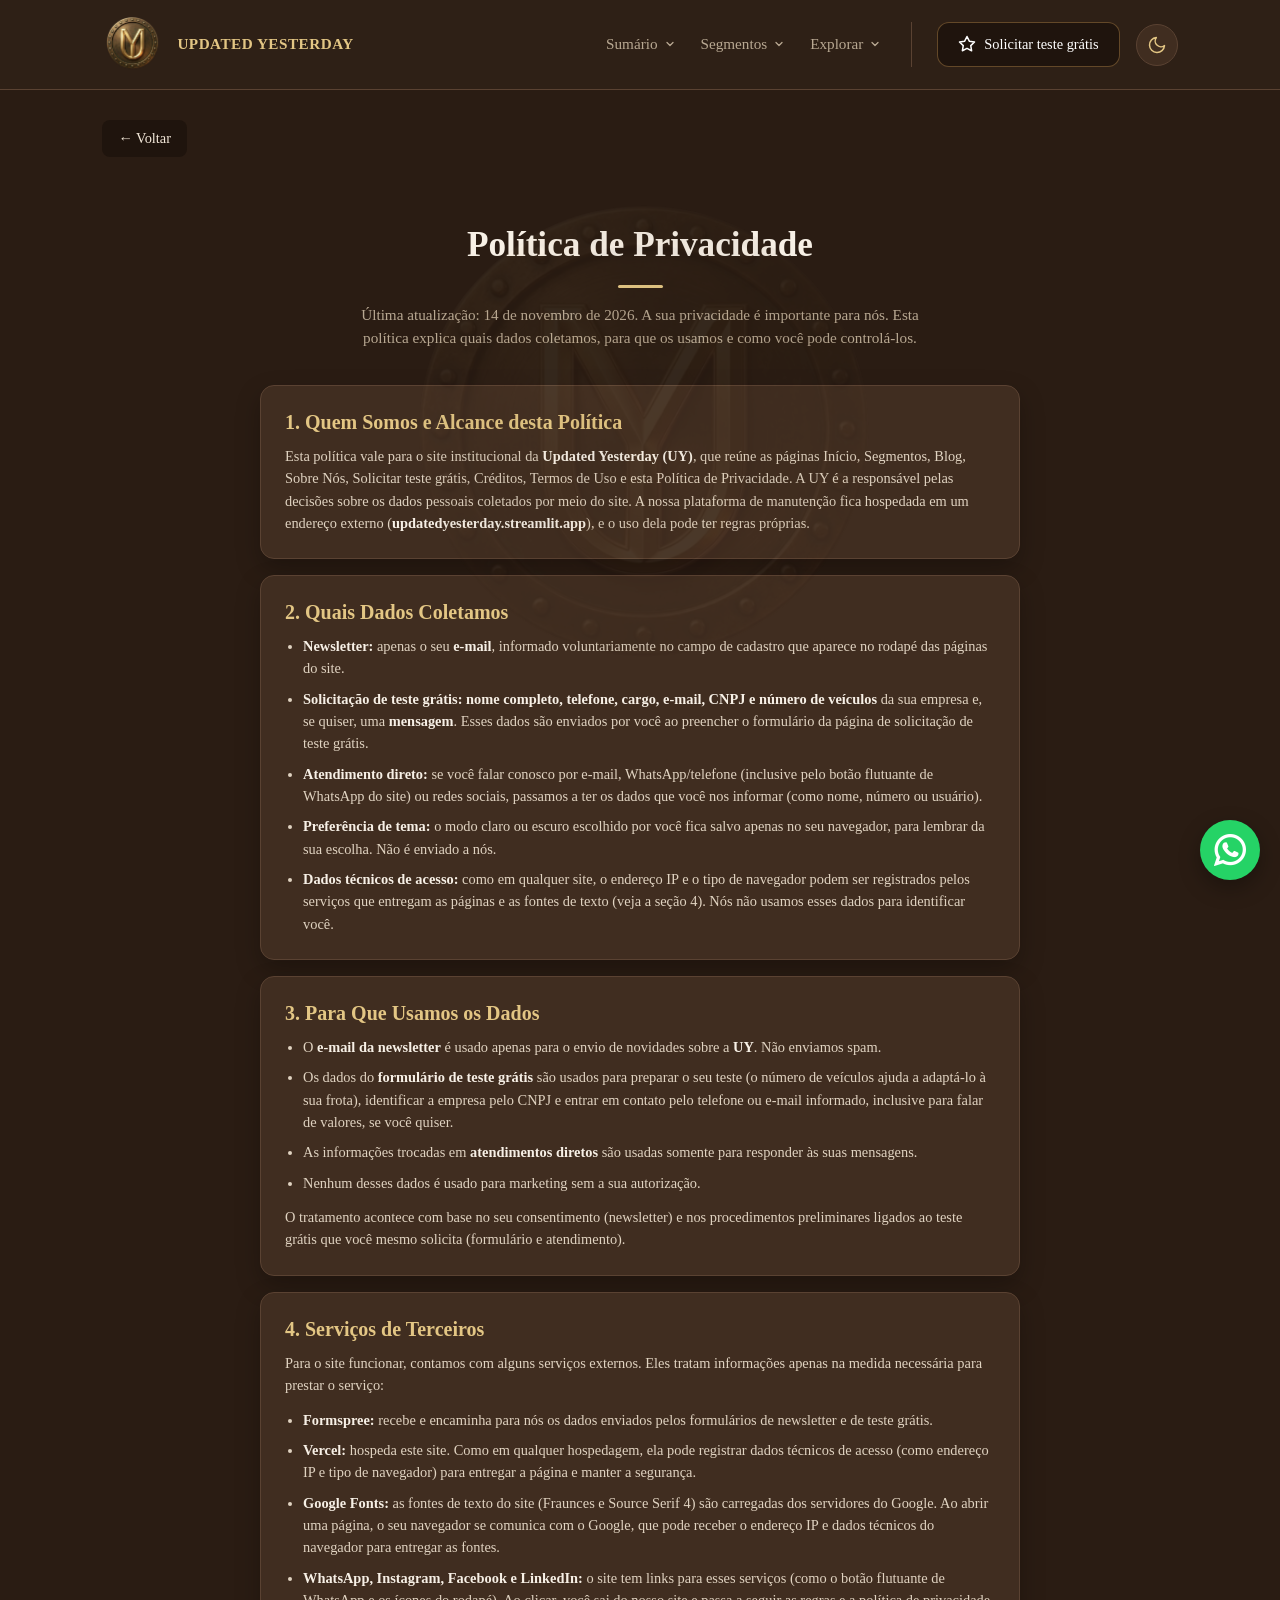
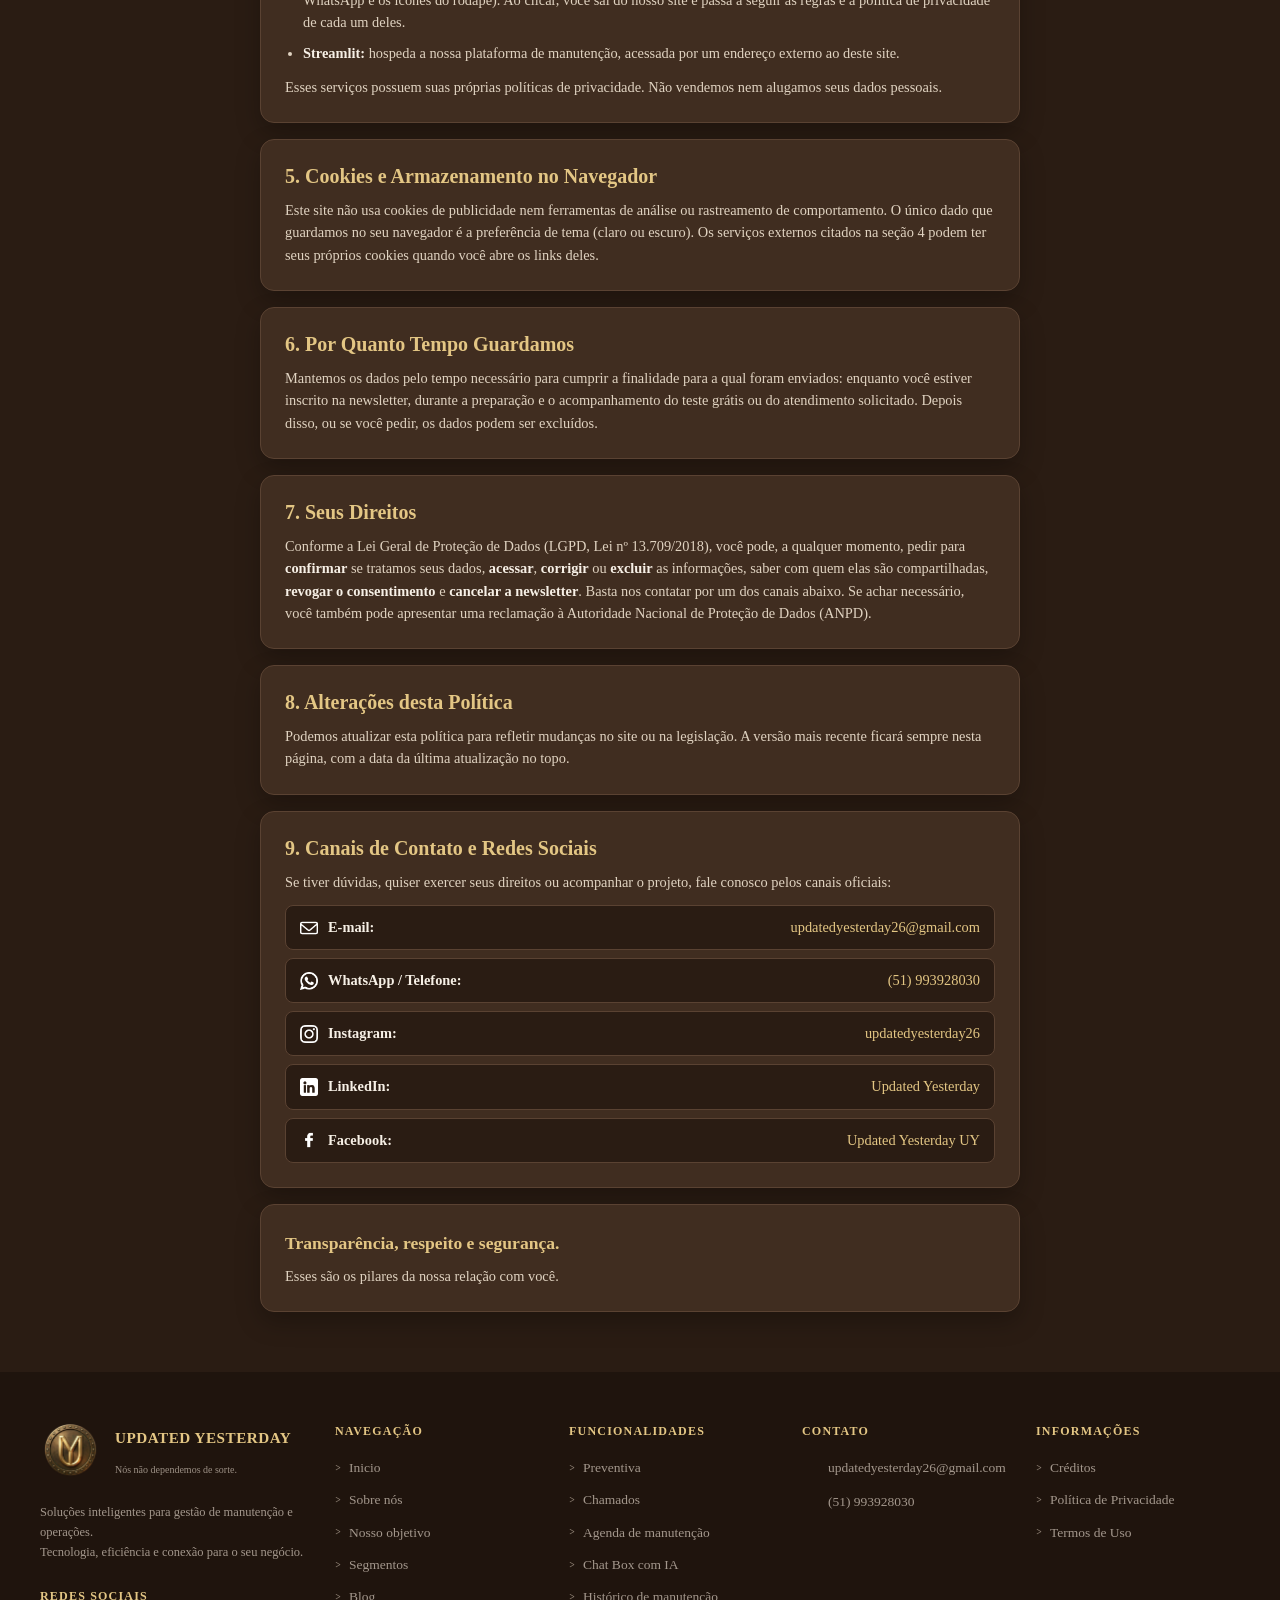
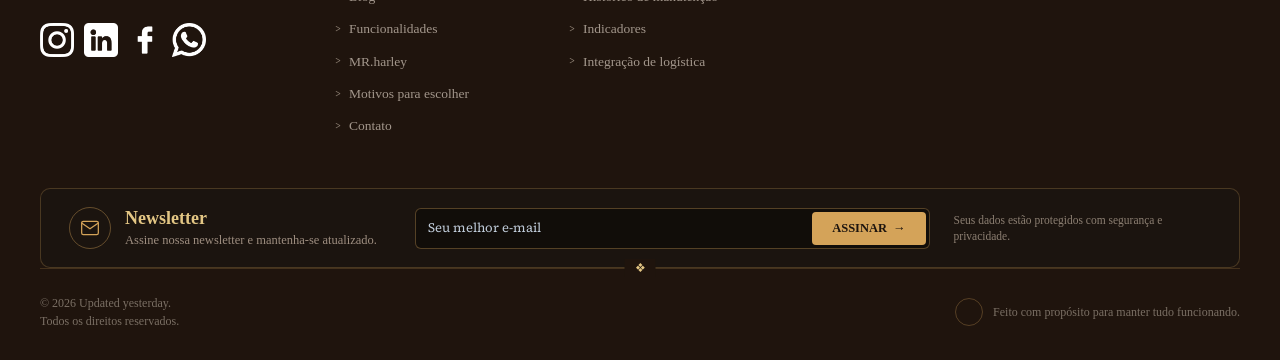
<file: politica-de-provacidade.html>
<!DOCTYPE html>
<html lang="pt-BR" class="tema-escuro">
<head>
    <meta charset="UTF-8">
    <script>document.documentElement.classList.add('tema-escuro');try{if(localStorage.getItem('uy-tema')==='claro'){document.documentElement.classList.remove('tema-escuro');}}catch(e){}</script>
    <script>document.documentElement.classList.add('js-reveal');setTimeout(function(){if(!window.__uyReveal){document.documentElement.classList.remove('js-reveal');}},1200);</script>
    <meta name="viewport" content="width=device-width, initial-scale=1.0">
    <meta name="referrer" content="strict-origin-when-cross-origin">
    <meta http-equiv="Content-Security-Policy" content="upgrade-insecure-requests">
    <title>Política de Privacidade — Updated Yesterday</title>
    <link rel="preconnect" href="https://fonts.googleapis.com">
    <link rel="preconnect" href="https://fonts.gstatic.com" crossorigin>
    <link rel="stylesheet" href="https://fonts.googleapis.com/css2?family=Fraunces:opsz,wght@9..144,600;9..144,700&family=Source+Serif+4:wght@400;600;700&display=swap">
    <link rel="stylesheet" href="style.css">
    <link rel="icon" type="image/png" href="Imagens/logotipo.png">
    <noscript>
        <style>.revelar, .revelar-esquerda, .revelar-direita, .revelar-cima, .revelar-cascata > * { opacity: 1 !important; transform: none !important; }</style>
    </noscript>
</head>
<body>

    <!-- CABEÇALHO -->
    <header class="cabecalho">
        <a href="index.html" class="conteiner-logo">
            <img src="Imagens/logotipo.png" alt="Logo Updated Yesterday" class="imagem-logo">
            <div class="textos-logo">
                <span class="titulo-logo">UPDATED YESTERDAY</span>
            </div>
        </a>

        <nav class="navegacao">
            <ul class="lista-menu">
                <li class="item-submenu">
                    <button type="button" class="link-submenu" aria-haspopup="true" aria-expanded="false">Sumário <svg viewBox="0 0 24 24" aria-hidden="true"><polyline points="6 9 12 15 18 9"></polyline></svg></button>
                    <ul class="submenu"><li><a href="index.html#hero">Início</a></li><li><a href="index.html#funcionalidades">Funcionalidades</a></li><li><a href="index.html#mr.harley">Mr.Harley</a></li><li><a href="index.html#integrado">Tudo integrado</a></li><li><a href="index.html#escolher">Por que escolher a UY</a></li><li><a href="index.html#solicitar-teste">Solicitar teste</a></li><li><a href="#rodape">Contato</a></li></ul>
                </li>
                <li class="item-submenu">
                    <button type="button" class="link-submenu" aria-haspopup="true" aria-expanded="false">Segmentos <svg viewBox="0 0 24 24" aria-hidden="true"><polyline points="6 9 12 15 18 9"></polyline></svg></button>
                    <ul class="submenu"><li><a href="segmentos.html#seg-industria">Indústria e manufatura</a></li><li><a href="segmentos.html#seg-logistica">Logística e transportes</a></li><li><a href="segmentos.html#seg-mineracao">Mineração e siderurgia</a></li><li><a href="segmentos.html#seg-agro">Agroindústria e alimentos</a></li><li><a href="segmentos.html#seg-energia">Energia e utilidades</a></li><li><a href="segmentos.html#seg-facilities">Facilities e predial</a></li></ul>
                </li>
                <li class="item-submenu">
                    <button type="button" class="link-submenu" aria-haspopup="true" aria-expanded="false">Explorar <svg viewBox="0 0 24 24" aria-hidden="true"><polyline points="6 9 12 15 18 9"></polyline></svg></button>
                    <ul class="submenu"><li><a href="sobre-nos.html">Sobre Nós<small>Quem somos, objetivo e equipe</small></a></li><li><a href="blog.html">Blog<small>Artigos, novidades e boas práticas</small></a></li></ul>
                </li>
            </ul>
        </nav>

        <div class="conteiner-botao">
            <a href="solicitar-orçamento.html" class="botao-acao">
                <svg xmlns="http://www.w3.org/2000/svg" width="18" height="18" viewBox="0 0 24 24" fill="none" stroke="currentColor" stroke-width="2" stroke-linecap="round" stroke-linejoin="round" aria-hidden="true"><polygon points="12 2 15.09 8.26 22 9.27 17 14.14 18.18 21.02 12 17.77 5.82 21.02 7 14.14 2 9.27 8.91 8.26 12 2"></polygon></svg>
                Solicitar teste grátis
            </a>
        </div>


        <button class="btn-tema" id="btn-tema" type="button" aria-label="Ativar modo claro" aria-pressed="true">
            <svg class="icone-sol" viewBox="0 0 24 24" stroke-width="1.8" stroke-linecap="round" stroke-linejoin="round">
                <circle cx="12" cy="12" r="4"></circle>
                <line x1="12" y1="2" x2="12" y2="4"></line>
                <line x1="12" y1="20" x2="12" y2="22"></line>
                <line x1="4.22" y1="4.22" x2="5.64" y2="5.64"></line>
                <line x1="18.36" y1="18.36" x2="19.78" y2="19.78"></line>
                <line x1="2" y1="12" x2="4" y2="12"></line>
                <line x1="20" y1="12" x2="22" y2="12"></line>
                <line x1="4.22" y1="19.78" x2="5.64" y2="18.36"></line>
                <line x1="18.36" y1="5.64" x2="19.78" y2="4.22"></line>
            </svg>
            <svg class="icone-lua" viewBox="0 0 24 24" stroke-width="1.8" stroke-linecap="round" stroke-linejoin="round">
                <path d="M21 12.79A9 9 0 1 1 11.21 3 7 7 0 0 0 21 12.79z"></path>
            </svg>
        </button>

        <button class="btn-hamburguer" id="btn-hamburguer" type="button" aria-label="Abrir menu" aria-expanded="false" aria-controls="menu-mobile">
            <span class="linha-hamburguer"></span>
            <span class="linha-hamburguer"></span>
            <span class="linha-hamburguer"></span>
        </button>
    </header>

    <!-- MENU MOBILE (HAMBÚRGUER) -->
    <div class="overlay-menu-mobile" id="overlay-menu-mobile"></div>
    <nav class="menu-mobile" id="menu-mobile" aria-hidden="true">
        <ul class="lista-menu-mobile">
            <li class="item-submenu-mobile">
                <button type="button" class="link-menu-mobile btn-submenu-mobile" aria-expanded="false">Sumário <svg viewBox="0 0 24 24" aria-hidden="true"><polyline points="6 9 12 15 18 9"></polyline></svg></button>
                <ul class="submenu-mobile"><li><a href="index.html#hero">Início</a></li><li><a href="index.html#funcionalidades">Funcionalidades</a></li><li><a href="index.html#mr.harley">Mr.Harley</a></li><li><a href="index.html#integrado">Tudo integrado</a></li><li><a href="index.html#escolher">Por que escolher a UY</a></li><li><a href="index.html#solicitar-teste">Solicitar teste</a></li><li><a href="#rodape">Contato</a></li></ul>
            </li>
            <li class="item-submenu-mobile">
                <button type="button" class="link-menu-mobile btn-submenu-mobile" aria-expanded="false">Segmentos <svg viewBox="0 0 24 24" aria-hidden="true"><polyline points="6 9 12 15 18 9"></polyline></svg></button>
                <ul class="submenu-mobile"><li><a href="segmentos.html#seg-industria">Indústria e manufatura</a></li><li><a href="segmentos.html#seg-logistica">Logística e transportes</a></li><li><a href="segmentos.html#seg-mineracao">Mineração e siderurgia</a></li><li><a href="segmentos.html#seg-agro">Agroindústria e alimentos</a></li><li><a href="segmentos.html#seg-energia">Energia e utilidades</a></li><li><a href="segmentos.html#seg-facilities">Facilities e predial</a></li></ul>
            </li>
            <li class="item-submenu-mobile">
                <button type="button" class="link-menu-mobile btn-submenu-mobile" aria-expanded="false">Explorar <svg viewBox="0 0 24 24" aria-hidden="true"><polyline points="6 9 12 15 18 9"></polyline></svg></button>
                <ul class="submenu-mobile"><li><a href="sobre-nos.html">Sobre Nós</a></li><li><a href="blog.html">Blog</a></li></ul>
            </li>
        </ul>
        <a href="solicitar-orçamento.html" class="botao-acao botao-acao-mobile">
            <svg xmlns="http://www.w3.org/2000/svg" width="18" height="18" viewBox="0 0 24 24" fill="none" stroke="currentColor" stroke-width="2" stroke-linecap="round" stroke-linejoin="round" aria-hidden="true"><polygon points="12 2 15.09 8.26 22 9.27 17 14.14 18.18 21.02 12 17.77 5.82 21.02 7 14.14 2 9.27 8.91 8.26 12 2"></polygon></svg>
            Solicitar teste grátis
        </a>
    </nav>

    
    <main id="conteudo-principal" class="privacy-container">

    <button class="link-voltar-pagina" onclick="history.back()" type="button">
        ← Voltar
    </button>

    <section class="secao-politica-privacidade">
      <div class="conteiner-politica">
        
        <header class="cabecalho-politica revelar-cima">
          <h1 class="titulo-politica">Política de Privacidade</h1>
          <div class="linha-decorativa"></div>
          <p class="subtitulo-politica">
            Última atualização: 14 de novembro de 2026. A sua privacidade é importante para nós. Esta política explica quais dados coletamos, para que os usamos e como você pode controlá-los.
          </p>
        </header>

        <div class="lista-cards-politica revelar-cascata">

          <article class="card-politica">
            <div class="conteudo-card">
              <h2 class="titulo-card">1. Quem Somos e Alcance desta Política</h2>
              <p class="texto-card">
                Esta política vale para o site institucional da <strong>Updated Yesterday (UY)</strong>, que reúne as páginas Início, Segmentos, Blog, Sobre Nós, Solicitar teste grátis, Créditos, Termos de Uso e esta Política de Privacidade. A UY é a responsável pelas decisões sobre os dados pessoais coletados por meio do site. A nossa plataforma de manutenção fica hospedada em um endereço externo (<strong>updatedyesterday.streamlit.app</strong>), e o uso dela pode ter regras próprias.
              </p>
            </div>
          </article>
          <article class="card-politica">
            <div class="conteudo-card">
              <h2 class="titulo-card">2. Quais Dados Coletamos</h2>
              <ul class="lista-itens-card">
                <li>
                  <strong>Newsletter:</strong> apenas o seu <strong>e-mail</strong>, informado voluntariamente no campo de cadastro que aparece no rodapé das páginas do site.
                </li>
                <li>
                  <strong>Solicitação de teste grátis:</strong> <strong>nome completo, telefone, cargo, e-mail, CNPJ e número de veículos</strong> da sua empresa e, se quiser, uma <strong>mensagem</strong>. Esses dados são enviados por você ao preencher o formulário da página de solicitação de teste grátis.
                </li>
                <li>
                  <strong>Atendimento direto:</strong> se você falar conosco por e-mail, WhatsApp/telefone (inclusive pelo botão flutuante de WhatsApp do site) ou redes sociais, passamos a ter os dados que você nos informar (como nome, número ou usuário).
                </li>
                <li>
                  <strong>Preferência de tema:</strong> o modo claro ou escuro escolhido por você fica salvo apenas no seu navegador, para lembrar da sua escolha. Não é enviado a nós.
                </li>
                <li>
                  <strong>Dados técnicos de acesso:</strong> como em qualquer site, o endereço IP e o tipo de navegador podem ser registrados pelos serviços que entregam as páginas e as fontes de texto (veja a seção 4). Nós não usamos esses dados para identificar você.
                </li>
              </ul>
            </div>
          </article>
          <article class="card-politica">
            <div class="conteudo-card">
              <h2 class="titulo-card">3. Para Que Usamos os Dados</h2>
              <ul class="lista-itens-card">
                <li>
                  O <strong>e-mail da newsletter</strong> é usado apenas para o envio de novidades sobre a <strong>UY</strong>. Não enviamos spam.
                </li>
                <li>
                  Os dados do <strong>formulário de teste grátis</strong> são usados para preparar o seu teste (o número de veículos ajuda a adaptá-lo à sua frota), identificar a empresa pelo CNPJ e entrar em contato pelo telefone ou e-mail informado, inclusive para falar de valores, se você quiser.
                </li>
                <li>
                  As informações trocadas em <strong>atendimentos diretos</strong> são usadas somente para responder às suas mensagens.
                </li>
                <li>
                  Nenhum desses dados é usado para marketing sem a sua autorização.
                </li>
              </ul>
              <p class="texto-card espaco-superior">
                O tratamento acontece com base no seu consentimento (newsletter) e nos procedimentos preliminares ligados ao teste grátis que você mesmo solicita (formulário e atendimento).
              </p>
            </div>
          </article>
          <article class="card-politica">
            <div class="conteudo-card">
              <h2 class="titulo-card">4. Serviços de Terceiros</h2>
              <p class="texto-card espaco-inferior">
                Para o site funcionar, contamos com alguns serviços externos. Eles tratam informações apenas na medida necessária para prestar o serviço:
              </p>
              <ul class="lista-itens-card">
                <li>
                  <strong>Formspree:</strong> recebe e encaminha para nós os dados enviados pelos formulários de newsletter e de teste grátis.
                </li>
                <li>
                  <strong>Vercel:</strong> hospeda este site. Como em qualquer hospedagem, ela pode registrar dados técnicos de acesso (como endereço IP e tipo de navegador) para entregar a página e manter a segurança.
                </li>
                <li>
                  <strong>Google Fonts:</strong> as fontes de texto do site (Fraunces e Source Serif 4) são carregadas dos servidores do Google. Ao abrir uma página, o seu navegador se comunica com o Google, que pode receber o endereço IP e dados técnicos do navegador para entregar as fontes.
                </li>
                <li>
                  <strong>WhatsApp, Instagram, Facebook e LinkedIn:</strong> o site tem links para esses serviços (como o botão flutuante de WhatsApp e os ícones do rodapé). Ao clicar, você sai do nosso site e passa a seguir as regras e a política de privacidade de cada um deles.
                </li>
                <li>
                  <strong>Streamlit:</strong> hospeda a nossa plataforma de manutenção, acessada por um endereço externo ao deste site.
                </li>
              </ul>
              <p class="texto-card espaco-superior">
                Esses serviços possuem suas próprias políticas de privacidade. Não vendemos nem alugamos seus dados pessoais.
              </p>
            </div>
          </article>
          <article class="card-politica">
            <div class="conteudo-card">
              <h2 class="titulo-card">5. Cookies e Armazenamento no Navegador</h2>
              <p class="texto-card">
                Este site não usa cookies de publicidade nem ferramentas de análise ou rastreamento de comportamento. O único dado que guardamos no seu navegador é a preferência de tema (claro ou escuro). Os serviços externos citados na seção 4 podem ter seus próprios cookies quando você abre os links deles.
              </p>
            </div>
          </article>
          <article class="card-politica">
            <div class="conteudo-card">
              <h2 class="titulo-card">6. Por Quanto Tempo Guardamos</h2>
              <p class="texto-card">
                Mantemos os dados pelo tempo necessário para cumprir a finalidade para a qual foram enviados: enquanto você estiver inscrito na newsletter, durante a preparação e o acompanhamento do teste grátis ou do atendimento solicitado. Depois disso, ou se você pedir, os dados podem ser excluídos.
              </p>
            </div>
          </article>
          <article class="card-politica">
            <div class="conteudo-card">
              <h2 class="titulo-card">7. Seus Direitos</h2>
              <p class="texto-card">
                Conforme a Lei Geral de Proteção de Dados (LGPD, Lei nº 13.709/2018), você pode, a qualquer momento, pedir para <strong>confirmar</strong> se tratamos seus dados, <strong>acessar</strong>, <strong>corrigir</strong> ou <strong>excluir</strong> as informações, saber com quem elas são compartilhadas, <strong>revogar o consentimento</strong> e <strong>cancelar a newsletter</strong>. Basta nos contatar por um dos canais abaixo. Se achar necessário, você também pode apresentar uma reclamação à Autoridade Nacional de Proteção de Dados (ANPD).
              </p>
            </div>
          </article>
          <article class="card-politica">
            <div class="conteudo-card">
              <h2 class="titulo-card">8. Alterações desta Política</h2>
              <p class="texto-card">
                Podemos atualizar esta política para refletir mudanças no site ou na legislação. A versão mais recente ficará sempre nesta página, com a data da última atualização no topo.
              </p>
            </div>
          </article>
          <article class="card-politica">
            <div class="conteudo-card">
              <h2 class="titulo-card">9. Canais de Contato e Redes Sociais</h2>
              <p class="texto-card espaco-inferior">
                Se tiver dúvidas, quiser exercer seus direitos ou acompanhar o projeto, fale conosco pelos canais oficiais:
              </p>

              <div class="lista-contatos">
                <div class="item-contato">
                  <div class="detalhe-contato">
                    <img src="Icones/icones-claros/correspondencia.png" alt="E-mail" class="icone-contato">
                    <span class="rotulo-contato">E-mail:</span>
                  </div>
                  <span class="valor-contato">updatedyesterday26@gmail.com</span>
                </div>

                <div class="item-contato">
                  <div class="detalhe-contato">
                    <img src="Icones/icones-claros/whatsapp.png" alt="WhatsApp" class="icone-contato">
                    <span class="rotulo-contato">WhatsApp / Telefone:</span>
                  </div>
                  <span class="valor-contato">(51) 993928030</span>
                </div>

                <div class="item-contato">
                  <div class="detalhe-contato">
                    <img src="Icones/icones-claros/instagram.png" alt="Instagram" class="icone-contato">
                    <span class="rotulo-contato">Instagram:</span>
                  </div>
                  <span class="valor-contato">updatedyesterday26</span>
                </div>

                <div class="item-contato">
                  <div class="detalhe-contato">
                    <img src="Icones/icones-claros/linkedin.png" alt="LinkedIn" class="icone-contato">
                    <span class="rotulo-contato">LinkedIn:</span>
                  </div>
                  <span class="valor-contato">Updated Yesterday</span>
                </div>

                <div class="item-contato">
                  <div class="detalhe-contato">
                    <img src="Icones/icones-claros/facebook.png" alt="Facebook" class="icone-contato">
                    <span class="rotulo-contato">Facebook:</span>
                  </div>
                  <span class="valor-contato">Updated Yesterday UY</span>
                </div>
              </div>
            </div>
          </article>
          <article class="card-politica card-destaque">
            <div class="conteudo-card">
              <h3 class="titulo-destaque">Transparência, respeito e segurança.</h3>
              <p class="texto-card">Esses são os pilares da nossa relação com você.</p>
            </div>
          </article>

        </div>
      </div>
    </section>
    </main>

        <!--RODAPÉ-->
        <footer class="footer" id="rodape">
            <div class="footer-container">
            
            <!-- GRID SUPERIOR (5 COLUNAS) -->
            <div class="footer-top revelar-cascata">
                
                <!-- COLUNA 1: LOGO E DESCRIÇÃO -->
                <div class="footer-col col-brand">
                <div class="brand-header">
                    <!-- Espaço reservado para a LOGO ao lado do texto -->
                    <div class="logo-placeholder">
                    <img src="Imagens/logotipo.png" alt="Logo Updated Yesterday">
                    </div>
                    <div class="brand-title">
                    <h2>UPDATED YESTERDAY</h2>
                            <p class="subtitle">Nós não dependemos de sorte.</p>
                    </div>
                </div>

                <p class="brand-description">
                    Soluções inteligentes para gestão de manutenção e operações.<br>
                    Tecnologia, eficiência e conexão para o seu negócio.
                </p>

                <div class="social-section">
                    <h4 class="section-title">REDES SOCIAIS</h4>
                    <div class="social-links">
                    <!-- Espaço para ícones/imagens das redes sociais -->
                    <a href="https://www.instagram.com/p/DcltIoWEeUV/?igsi=NTBnZ2xrN2NycWJ2" title="Instagram"><img src="Icones/icones-claros/instagram.png" alt="" class="sociais-img"><i class="fa-brands fa-instagram"></i></a>
                    <a href="https://www.linkedin.com/company/updated-yesterday/posts/?viewAsMember=true" title="LinkedIn"><img src="Icones/icones-claros/linkedin.png" alt="" class="sociais-img"><i class="fa-brands fa-linkedin-in"></i></a>
                    <a href="https://www.facebook.com/share/1K7FVFRbi6/" title="Facebook"><img src="Icones/icones-claros/facebook.png" alt="" class="sociais-img"><i class="fa-brands fa-facebook-f"></i></a>
                    <a href="https://wa.me/message/VCNQYGT4VERDC1" title="WhatsApp"><img src="Icones/icones-claros/whatsapp.png" alt="" class="sociais-img"><i class="fa-brands fa-whatsapp"></i></a>
                    </div>
                </div>
                </div>

                <!-- COLUNA 2: NAVEGAÇÃO -->
                <div class="footer-col">
                <h4 class="section-title">NAVEGAÇÃO</h4>
                <ul class="footer-list">
                    <li><a href="index.html#hero">Inicio</a></li>
                    <li><a href="sobre-nos.html">Sobre nós</a></li>
                    <li><a href="sobre-nos.html#objetivo">Nosso objetivo</a></li>
                    <li><a href="segmentos.html">Segmentos</a></li>
                    <li><a href="blog.html">Blog</a></li>
                    <li><a href="index.html#funcionalidades">Funcionalidades</a></li>
                    <li><a href="index.html#mr.harley">MR.harley</a></li>
                    <li><a href="index.html#escolher">Motivos para escolher</a></li>
                    <li><a href="#rodape">Contato</a></li>
                </ul>
                </div>

                <!-- COLUNA 3: FUNCIONALIDADES -->
                <div class="footer-col">
                <h4 class="section-title">FUNCIONALIDADES</h4>
                <ul class="footer-list">
                    <li><a href="index.html#fn-preventiva">Preventiva</a></li>
                    <li><a href="index.html#fn-chamados">Chamados</a></li>
                    <li><a href="index.html#fn-agenda">Agenda de manutenção</a></li>
                    <li><a href="index.html#fn-ia">Chat Box com IA</a></li>
                    <li><a href="index.html#fn-historico">Histórico de manutenção</a></li>
                    <li><a href="index.html#fn-indicadores">Indicadores</a></li>
                    <li><a href="index.html#fn-logistica">Integração de logística</a></li>
                </ul>
                </div>

                <!-- COLUNA 4: CONTATO -->
                <div class="footer-col">
                <h4 class="section-title">CONTATO</h4>
                <ul class="contact-list">
                    <li>
                    <span class="contact-icon"><i class="fa-regular fa-envelope"></i></span>
                    <a href="mailto:updatedyesterday26@gmail.com">updatedyesterday26@gmail.com</a>
                    </li>
                    <li>
                    <span class="contact-icon"><i class="fa-solid fa-phone"></i></span>
                    <span>(51) 993928030 </span>
                    </li>
                  

                </ul>
                </div>

                <!-- COLUNA 5: INFORMAÇÕES -->
                <div class="footer-col">
                <h4 class="section-title">INFORMAÇÕES</h4>
                <ul class="footer-list">
                    <li><a href="creditos.html">Créditos</a></li>
                    <li><a href="politica-de-provacidade.html">Política de Privacidade</a></li>
                    <li><a href="termos-de-uso.html">Termos de Uso</a></li>
                </ul>
                </div>

            </div>

<!-- SEÇÃO NEWSLETTER -->
<div class="sib-form" style="text-align: left; width: 100%;">
  <div id="sib-form-container" class="sib-form-container" style="background: transparent; padding: 0;">
    
    <!-- Mensagem de erro customizada (oculta por padrão) -->
    <div id="error-message" class="sib-form-message-panel" style="display: none; font-family: inherit; font-size: 14px; text-align: left; color: #d4a359; background-color: rgba(0, 0, 0, 0.4); border: 1px solid rgba(212, 163, 89, 0.5); border-radius: 8px; max-width: 100%; margin-bottom: 12px; padding: 12px 16px;">
      <div class="sib-form-message-panel__text sib-form-message-panel__text--center" style="display: flex; align-items: center; gap: 8px; color: #d4a359;">
        <svg viewBox="0 0 512 512" class="sib-icon sib-notification__icon" style="fill: #d4a359; width: 18px; height: 18px; flex-shrink: 0;">
          <path d="M256 40c118.621 0 216 96.075 216 216 0 119.291-96.61 216-216 216-119.244 0-216-96.562-216-216 0-119.203 96.602-216 216-216m0-32C119.043 8 8 119.083 8 256c0 136.997 111.043 248 248 248s248-111.003 248-248C504 119.083 392.957 8 256 8zm-11.49 120h22.979c6.823 0 12.274 5.682 11.99 12.5l-7 168c-.268 6.428-5.556 11.5-11.99 11.5h-8.979c-6.433 0-11.722-5.073-11.99-11.5l-7-168c-.283-6.818 5.167-12.5 11.99-12.5zM256 340c-15.464 0-28 12.536-28 28s12.536 28 28 28 28-12.536 28-28-12.536-28-28-28z" />
        </svg>
        <span class="sib-form-message-panel__inner-text" style="color: #d4a359;">
          Sua assinatura não pôde ser enviada. Tente novamente.
        </span>
      </div>
    </div>
    
    <!-- Mensagem de sucesso (oculta por padrão) -->
    <div id="success-message" class="sib-form-message-panel" style="display: none; font-family: inherit; font-size: 14px; text-align: left; color: #13ce66; background-color: rgba(0, 0, 0, 0.4); border: 1px solid #13ce66; border-radius: 8px; max-width: 100%; margin-bottom: 12px; padding: 12px 16px;">
      <div class="sib-form-message-panel__text sib-form-message-panel__text--center" style="display: flex; align-items: center; gap: 8px;">
        <svg viewBox="0 0 512 512" class="sib-icon sib-notification__icon" style="fill: #13ce66; width: 18px; height: 18px; flex-shrink: 0;">
          <path d="M256 8C119.033 8 8 119.033 8 256s111.033 248 248 248 248-111.033 248-248S392.967 8 256 8zm0 464c-118.664 0-216-96.055-216-216 0-118.663 96.055-216 216-216 118.664 0 216 96.055 216 216 0 118.663-96.055 216-216 216zm141.63-274.961L217.15 376.071c-4.705 4.667-12.303 4.637-16.97-.068l-85.878-86.572c-4.667-4.705-4.637-12.303.068-16.97l8.52-8.451c4.705-4.667 12.303-4.637 16.97.068l68.976 69.533 163.441-162.13c4.705-4.667 12.303-4.637 16.97.068l8.451 8.52c4.668 4.705 4.637 12.303-.068 16.97z" />
        </svg>
        <span class="sib-form-message-panel__inner-text">
          Você fez sua assinatura com sucesso.
        </span>
      </div>
    </div>

    <!-- Card Principal -->
    <div id="sib-container" class="nl-card sib-container--large sib-container--vertical">
      <form id="sib-form" class="nl-form" method="POST" action="https://formspree.io/f/xgaoywdn">

        <!-- Ícone + Textos -->
        <div class="nl-info">
          <div class="nl-icone">
            <svg width="20" height="20" viewBox="0 0 24 24" fill="none" stroke="#d4a359" stroke-width="1.5" stroke-linecap="round" stroke-linejoin="round" aria-hidden="true">
              <path d="M4 4h16c1.1 0 2 .9 2 2v12c0 1.1-.9 2-2 2H4c-1.1 0-2-.9-2-2V6c0-1.1.9-2 2-2z"></path>
              <polyline points="22,6 12,13 2,6"></polyline>
            </svg>
          </div>
          <div class="nl-textos">
            <p class="nl-titulo">Newsletter</p>
            <p class="nl-subtitulo">Assine nossa newsletter e mantenha-se atualizado.</p>
          </div>
        </div>

        <!-- Campo de e-mail + botão -->
        <div class="nl-campo-grupo">
          <div class="nl-campo">
            <label for="EMAIL" class="nl-sr-only">Seu e-mail</label>
            <input class="nl-input" type="email" id="EMAIL" name="email" autocomplete="email" placeholder="Seu melhor e-mail" required />
            <button class="nl-botao" type="submit">
              ASSINAR <span aria-hidden="true">&rarr;</span>
            </button>
          </div>
        </div>

        <!-- Texto de segurança -->
        <p class="nl-nota">Seus dados estão protegidos com segurança e privacidade.</p>

      </form>
    </div>
  </div>
</div>

<!-- DIVISOR COM DETALHE FLOREADO DA IMAGEM -->
<div class="footer-divider">
    <span class="divider-ornament">❖</span>
</div>

<!-- RODAPÉ INFERIOR (COPYRIGHT E CRÉDITOS) -->
<div class="footer-bottom">
    <p class="copyright">
    © 2026 Updated yesterday.<br>
    Todos os direitos reservados.
    </p>
    <div class="footer-tagline">
    <span class="heart-icon"><i class="fa-regular fa-heart"></i></span>
    <p>Feito com propósito para manter tudo funcionando.</p>
    </div>
</div>

            </div>
        </footer>

<script>
  (function () {
    var form = document.getElementById('sib-form');
    var successMsg = document.getElementById('success-message');
    var errorMsg = document.getElementById('error-message');

    if (!form) return;

    form.addEventListener('submit', function (e) {
      e.preventDefault();

      if (successMsg) successMsg.style.display = 'none';
      if (errorMsg) errorMsg.style.display = 'none';

      var dados = new FormData(form);

      fetch(form.action, {
        method: 'POST',
        body: dados,
        headers: {
          'Accept': 'application/json'
        }
      }).then(function (resposta) {
        if (resposta.ok) {
          if (successMsg) successMsg.style.display = 'block';
          form.reset();
        } else {
          if (errorMsg) errorMsg.style.display = 'block';
        }
      }).catch(function (erro) {
        if (errorMsg) errorMsg.style.display = 'block';
      });
    });
  })();
</script>

<script>
// menu.js — Menu hambúrguer + navegação ativa (Updated Yesterday)
// Usado em todas as páginas do site para manter o comportamento consistente.
//
// OBS: este arquivo precisa se chamar exatamente "menu.js", pois é esse o
// nome que todas as páginas (.html) carregam via <script src="menu.js">.
(function () {

    // ------------------------------------------------------------------
    // MENU HAMBÚRGUER (telas menores)
    // ------------------------------------------------------------------
    const btn = document.getElementById('btn-hamburguer');
    const menu = document.getElementById('menu-mobile');
    const overlay = document.getElementById('overlay-menu-mobile');

    if (btn && menu && overlay) {
        function abrirMenu() {
            menu.classList.add('aberto');
            overlay.classList.add('aberto');
            btn.classList.add('ativo');
            btn.setAttribute('aria-expanded', 'true');
            menu.setAttribute('aria-hidden', 'false');
            document.body.classList.add('menu-bloqueado');
        }

        function fecharMenu() {
            menu.classList.remove('aberto');
            overlay.classList.remove('aberto');
            btn.classList.remove('ativo');
            btn.setAttribute('aria-expanded', 'false');
            menu.setAttribute('aria-hidden', 'true');
            document.body.classList.remove('menu-bloqueado');
        }

        btn.addEventListener('click', function () {
            if (menu.classList.contains('aberto')) {
                fecharMenu();
            } else {
                abrirMenu();
            }
        });

        overlay.addEventListener('click', fecharMenu);

        menu.querySelectorAll('a').forEach(function (link) {
            link.addEventListener('click', fecharMenu);
        });

        document.addEventListener('keydown', function (evento) {
            if (evento.key === 'Escape') fecharMenu();
        });

        window.addEventListener('resize', function () {
            if (window.innerWidth > 992) fecharMenu();
        });
    }

    // ------------------------------------------------------------------
    // LINK DE NAVEGAÇÃO "ATIVO" (cabeçalho — apenas telas maiores)
    // Ao clicar em uma opção do menu (Sobre Nós, Objetivo, Funcionalidades,
    // Contato), o link fica marcado — a underline dourada "trava" — indicando
    // qual seção foi acessada, além de rolar até ela normalmente.
    // ------------------------------------------------------------------
    var linksMenu = document.querySelectorAll('.link-menu');

    function marcarAtivo(linkClicado) {
        linksMenu.forEach(function (link) {
            link.classList.remove('ativo');
        });
        linkClicado.classList.add('ativo');
    }

    linksMenu.forEach(function (link) {
        link.addEventListener('click', function () {
            marcarAtivo(link);
        });
    });

    // Ao abrir a página já com uma âncora na URL (ex.: index.html#objetivo,
    // ou vindo de outra página como creditos.html → index.html#...),
    // marca o link correspondente como ativo assim que a página carrega.
    if (window.location.hash) {
        linksMenu.forEach(function (link) {
            var partesHref = link.getAttribute('href').split('#');
            var hashDoLink = partesHref[1] ? ('#' + partesHref[1]) : '';
            if (hashDoLink && hashDoLink === window.location.hash) {
                marcarAtivo(link);
            }
        });
    }
})();
</script>
<script>
// tema — alternância entre modo escuro (padrão) e claro (Updated Yesterday)
// O tema escuro é o padrão no primeiro acesso. A escolha fica salva no navegador (chave "uy-tema") e é aplicada em todas as
// páginas pelo pequeno script no <head>, então o tema continua ao navegar.
(function () {
    var raiz = document.documentElement;
    var botao = document.getElementById('btn-tema');
    if (!botao) return;

    function aplicar(escuro) {
        raiz.classList.toggle('tema-escuro', escuro);
        botao.setAttribute('aria-pressed', escuro ? 'true' : 'false');
        botao.setAttribute('aria-label', escuro ? 'Ativar modo claro' : 'Ativar modo escuro');
    }

    function lerSalvo() {
        try { return localStorage.getItem('uy-tema') !== 'claro'; } catch (e) { return raiz.classList.contains('tema-escuro'); }
    }

    aplicar(lerSalvo());

    botao.addEventListener('click', function () {
        var escuro = !raiz.classList.contains('tema-escuro');
        aplicar(escuro);
        try { localStorage.setItem('uy-tema', escuro ? 'escuro' : 'claro'); } catch (e) {}
    });

    // Mantém o tema sincronizado ao voltar para a página (botão "voltar") ou entre abas.
    window.addEventListener('pageshow', function () { aplicar(lerSalvo()); });
    window.addEventListener('storage', function (e) { if (e.key === 'uy-tema') aplicar(lerSalvo()); });
})();
</script>
<script src="scroll-reveal.js"></script>
<script src="submenu.js"></script>
<a class="wa-flutuante" href="https://wa.me/message/VCNQYGT4VERDC1" target="_blank" rel="noopener" aria-label="Entrar em contato pelo WhatsApp">
    <span class="wa-dica">Entrar em contato</span>
    <img src="Icones/icones-claros/whatsapp.png" alt="">
</a>
</body>
</html>
</file>
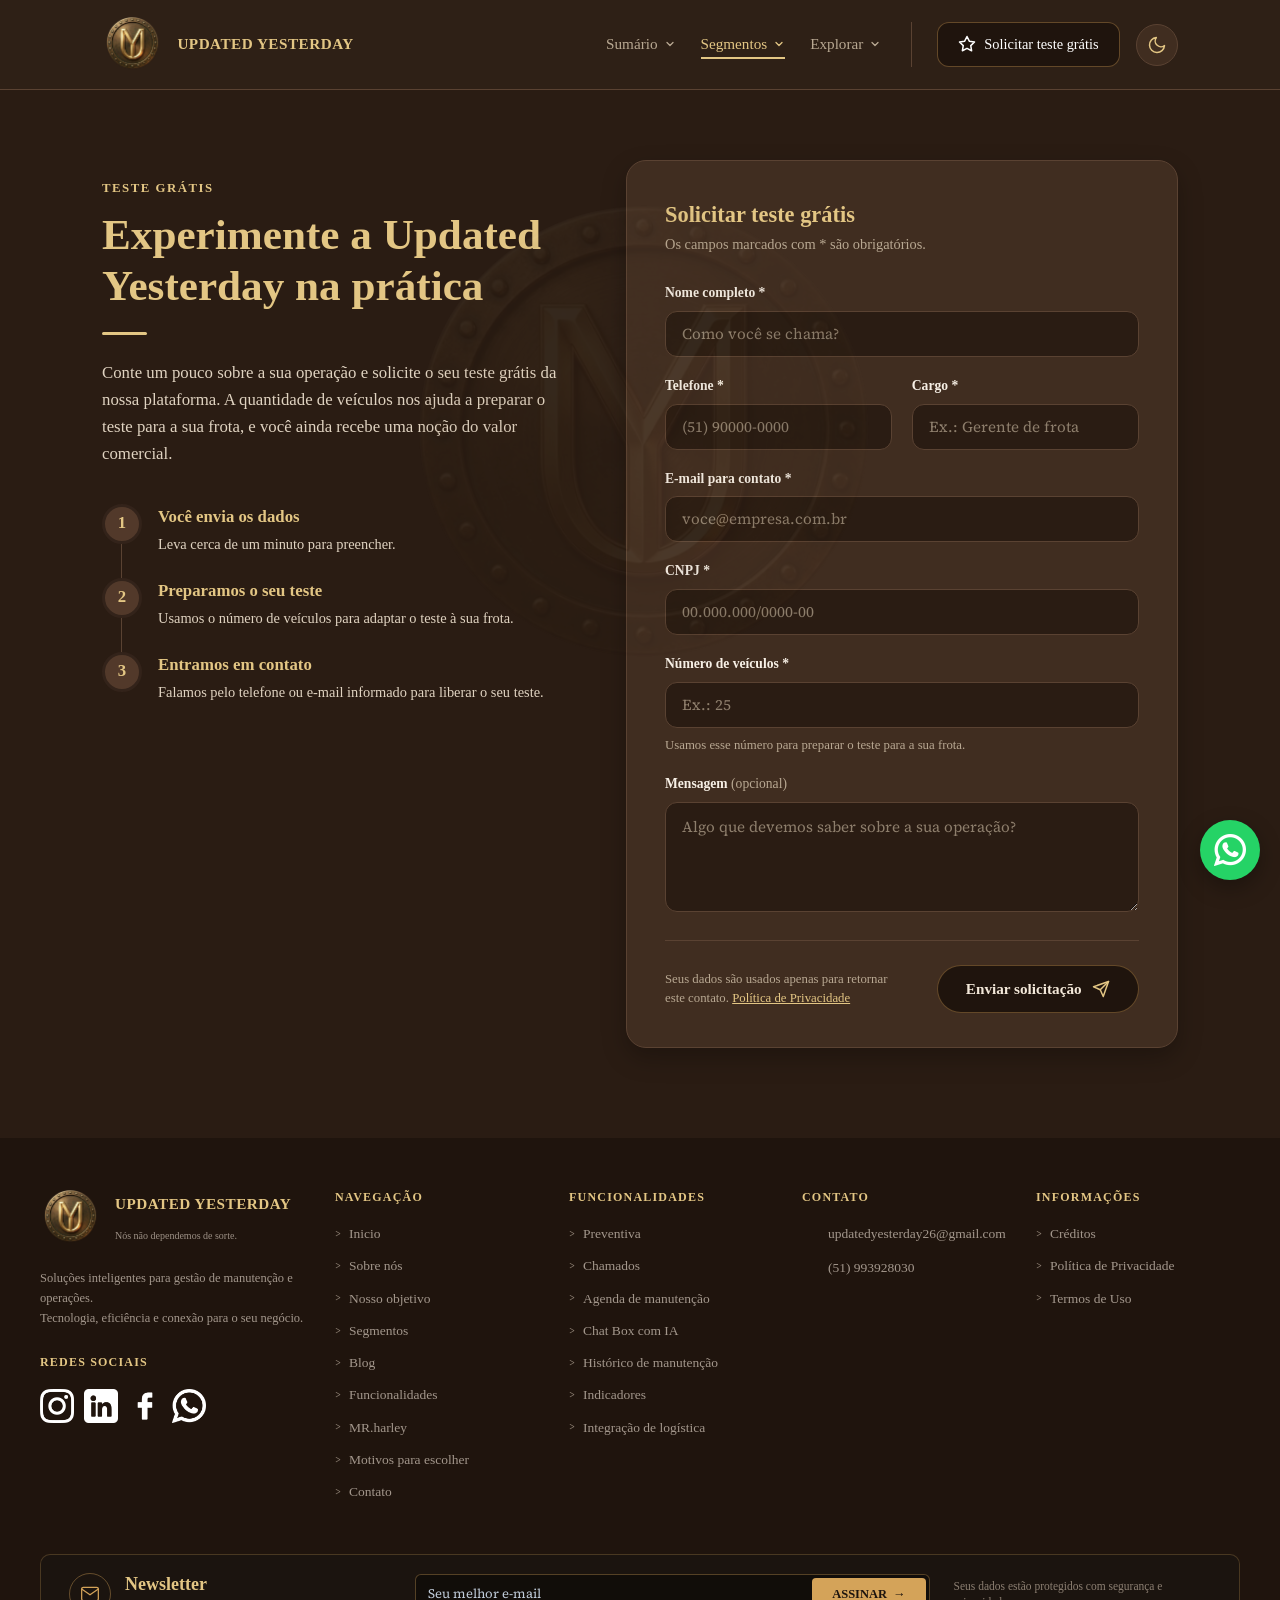
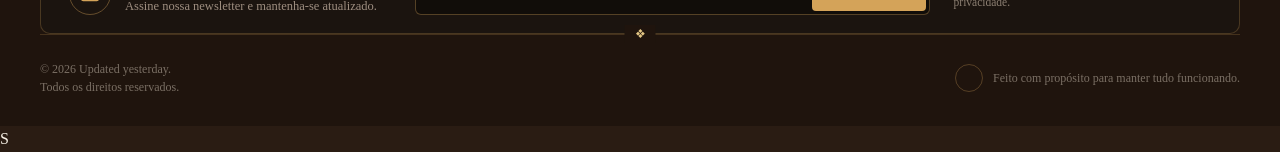
<file: segmentos.html>
<!DOCTYPE html>
<html lang="pt-BR" class="tema-escuro">
<head>
    <meta charset="UTF-8">
    <script>document.documentElement.classList.add('tema-escuro');try{if(localStorage.getItem('uy-tema')==='claro'){document.documentElement.classList.remove('tema-escuro');}}catch(e){}</script>
    <script>document.documentElement.classList.add('js-reveal');setTimeout(function(){if(!window.__uyReveal){document.documentElement.classList.remove('js-reveal');}},1200);</script>
    <meta name="viewport" content="width=device-width, initial-scale=1.0">
    <meta name="referrer" content="strict-origin-when-cross-origin">
    <meta http-equiv="Content-Security-Policy" content="upgrade-insecure-requests">
    <title>Solicitar Teste Grátis — Updated Yesterday</title>
    <link rel="preconnect" href="https://fonts.googleapis.com">
    <link rel="preconnect" href="https://fonts.gstatic.com" crossorigin>
    <link rel="stylesheet" href="https://fonts.googleapis.com/css2?family=Fraunces:opsz,wght@9..144,600;9..144,700&family=Source+Serif+4:wght@400;600;700&display=swap">
    <link rel="stylesheet" href="style.css">
    <link rel="icon" type="image/png" href="Imagens/logotipo.png">
    <noscript>
        <style>.revelar, .revelar-esquerda, .revelar-direita, .revelar-cima, .revelar-cascata > * { opacity: 1 !important; transform: none !important; }</style>
    </noscript>
</head>
<body>

    <!-- CABEÇALHO -->
    <header class="cabecalho">
        <a href="index.html" class="conteiner-logo">
            <img src="Imagens/logotipo.png" alt="Logo Updated Yesterday" class="imagem-logo">
            <div class="textos-logo">
                <span class="titulo-logo">UPDATED YESTERDAY</span>
            </div>
        </a>

        <nav class="navegacao">
            <ul class="lista-menu">
                <li class="item-submenu">
                    <button type="button" class="link-submenu" aria-haspopup="true" aria-expanded="false">Sumário <svg viewBox="0 0 24 24" aria-hidden="true"><polyline points="6 9 12 15 18 9"></polyline></svg></button>
                    <ul class="submenu"><li><a href="index.html#hero">Início</a></li><li><a href="index.html#funcionalidades">Funcionalidades</a></li><li><a href="index.html#mr.harley">Mr.Harley</a></li><li><a href="index.html#integrado">Tudo integrado</a></li><li><a href="index.html#escolher">Por que escolher a UY</a></li><li><a href="index.html#solicitar-teste">Solicitar teste</a></li><li><a href="#rodape">Contato</a></li></ul>
                </li>
                <li class="item-submenu">
                    <button type="button" class="link-submenu" aria-haspopup="true" aria-expanded="false">Segmentos <svg viewBox="0 0 24 24" aria-hidden="true"><polyline points="6 9 12 15 18 9"></polyline></svg></button>
                    <ul class="submenu"><li><a href="segmentos.html#seg-industria">Indústria e manufatura</a></li><li><a href="segmentos.html#seg-logistica">Logística e transportes</a></li><li><a href="segmentos.html#seg-mineracao">Mineração e siderurgia</a></li><li><a href="segmentos.html#seg-agro">Agroindústria e alimentos</a></li><li><a href="segmentos.html#seg-energia">Energia e utilidades</a></li><li><a href="segmentos.html#seg-facilities">Facilities e predial</a></li></ul>
                </li>
                <li class="item-submenu">
                    <button type="button" class="link-submenu" aria-haspopup="true" aria-expanded="false">Explorar <svg viewBox="0 0 24 24" aria-hidden="true"><polyline points="6 9 12 15 18 9"></polyline></svg></button>
                    <ul class="submenu"><li><a href="sobre-nos.html">Sobre Nós<small>Quem somos, objetivo e equipe</small></a></li><li><a href="blog.html">Blog<small>Artigos, novidades e boas práticas</small></a></li></ul>
                </li>
            </ul>
        </nav>

        <div class="conteiner-botao">
            <a href="solicitar-orçamento.html" class="botao-acao">
                <svg xmlns="http://www.w3.org/2000/svg" width="18" height="18" viewBox="0 0 24 24" fill="none" stroke="currentColor" stroke-width="2" stroke-linecap="round" stroke-linejoin="round" aria-hidden="true"><polygon points="12 2 15.09 8.26 22 9.27 17 14.14 18.18 21.02 12 17.77 5.82 21.02 7 14.14 2 9.27 8.91 8.26 12 2"></polygon></svg>
                Solicitar teste grátis
            </a>
        </div>


        <button class="btn-tema" id="btn-tema" type="button" aria-label="Ativar modo claro" aria-pressed="true">
            <svg class="icone-sol" viewBox="0 0 24 24" stroke-width="1.8" stroke-linecap="round" stroke-linejoin="round">
                <circle cx="12" cy="12" r="4"></circle>
                <line x1="12" y1="2" x2="12" y2="4"></line>
                <line x1="12" y1="20" x2="12" y2="22"></line>
                <line x1="4.22" y1="4.22" x2="5.64" y2="5.64"></line>
                <line x1="18.36" y1="18.36" x2="19.78" y2="19.78"></line>
                <line x1="2" y1="12" x2="4" y2="12"></line>
                <line x1="20" y1="12" x2="22" y2="12"></line>
                <line x1="4.22" y1="19.78" x2="5.64" y2="18.36"></line>
                <line x1="18.36" y1="5.64" x2="19.78" y2="4.22"></line>
            </svg>
            <svg class="icone-lua" viewBox="0 0 24 24" stroke-width="1.8" stroke-linecap="round" stroke-linejoin="round">
                <path d="M21 12.79A9 9 0 1 1 11.21 3 7 7 0 0 0 21 12.79z"></path>
            </svg>
        </button>

        <button class="btn-hamburguer" id="btn-hamburguer" type="button" aria-label="Abrir menu" aria-expanded="false" aria-controls="menu-mobile">
            <span class="linha-hamburguer"></span>
            <span class="linha-hamburguer"></span>
            <span class="linha-hamburguer"></span>
        </button>
    </header>

    <!-- MENU MOBILE (HAMBÚRGUER) -->
    <div class="overlay-menu-mobile" id="overlay-menu-mobile"></div>
    <nav class="menu-mobile" id="menu-mobile" aria-hidden="true">
        <ul class="lista-menu-mobile">
            <li class="item-submenu-mobile">
                <button type="button" class="link-menu-mobile btn-submenu-mobile" aria-expanded="false">Sumário <svg viewBox="0 0 24 24" aria-hidden="true"><polyline points="6 9 12 15 18 9"></polyline></svg></button>
                <ul class="submenu-mobile"><li><a href="index.html#hero">Início</a></li><li><a href="index.html#funcionalidades">Funcionalidades</a></li><li><a href="index.html#mr.harley">Mr.Harley</a></li><li><a href="index.html#integrado">Tudo integrado</a></li><li><a href="index.html#escolher">Por que escolher a UY</a></li><li><a href="index.html#solicitar-teste">Solicitar teste</a></li><li><a href="#rodape">Contato</a></li></ul>
            </li>
            <li class="item-submenu-mobile">
                <button type="button" class="link-menu-mobile btn-submenu-mobile" aria-expanded="false">Segmentos <svg viewBox="0 0 24 24" aria-hidden="true"><polyline points="6 9 12 15 18 9"></polyline></svg></button>
                <ul class="submenu-mobile"><li><a href="segmentos.html#seg-industria">Indústria e manufatura</a></li><li><a href="segmentos.html#seg-logistica">Logística e transportes</a></li><li><a href="segmentos.html#seg-mineracao">Mineração e siderurgia</a></li><li><a href="segmentos.html#seg-agro">Agroindústria e alimentos</a></li><li><a href="segmentos.html#seg-energia">Energia e utilidades</a></li><li><a href="segmentos.html#seg-facilities">Facilities e predial</a></li></ul>
            </li>
            <li class="item-submenu-mobile">
                <button type="button" class="link-menu-mobile btn-submenu-mobile" aria-expanded="false">Explorar <svg viewBox="0 0 24 24" aria-hidden="true"><polyline points="6 9 12 15 18 9"></polyline></svg></button>
                <ul class="submenu-mobile"><li><a href="sobre-nos.html">Sobre Nós</a></li><li><a href="blog.html">Blog</a></li></ul>
            </li>
        </ul>
        <a href="solicitar-orçamento.html" class="botao-acao botao-acao-mobile">
            <svg xmlns="http://www.w3.org/2000/svg" width="18" height="18" viewBox="0 0 24 24" fill="none" stroke="currentColor" stroke-width="2" stroke-linecap="round" stroke-linejoin="round" aria-hidden="true"><polygon points="12 2 15.09 8.26 22 9.27 17 14.14 18.18 21.02 12 17.77 5.82 21.02 7 14.14 2 9.27 8.91 8.26 12 2"></polygon></svg>
            Solicitar teste grátis
        </a>
    </nav>

    
    <main id="conteudo-principal" class="orc-secao">
        <div class="orc-grade">

            <!-- Coluna esquerda: contexto -->
            <section class="orc-info revelar-esquerda">
                <span class="tagline">Teste grátis</span>
                <h1 class="orc-titulo">Experimente a Updated Yesterday na prática</h1>
                <div class="linha-dourada"></div>
                <p class="orc-descricao">
                    Conte um pouco sobre a sua operação e solicite o seu teste grátis da nossa plataforma.
                    A quantidade de veículos nos ajuda a preparar o teste para a sua frota, e você ainda recebe uma noção do valor comercial.
                </p>

                <ol class="orc-passos">
                    <li class="orc-passo">
                        <span class="orc-passo-num">1</span>
                        <div>
                            <h3>Você envia os dados</h3>
                            <p>Leva cerca de um minuto para preencher.</p>
                        </div>
                    </li>
                    <li class="orc-passo">
                        <span class="orc-passo-num">2</span>
                        <div>
                            <h3>Preparamos o seu teste</h3>
                            <p>Usamos o número de veículos para adaptar o teste à sua frota.</p>
                        </div>
                    </li>
                    <li class="orc-passo">
                        <span class="orc-passo-num">3</span>
                        <div>
                            <h3>Entramos em contato</h3>
                            <p>Falamos pelo telefone ou e-mail informado para liberar o seu teste.</p>
                        </div>
                    </li>
                </ol>
            </section>

            <!-- Coluna direita: formulário -->
            <div class="orc-card revelar-direita" id="orcCard">
                <form class="orc-formulario" id="orcForm" action="https://formspree.io/f/xaeqjwpn" method="POST" novalidate>
                    <input type="hidden" name="_subject" value="Nova solicitação de teste grátis — Updated Yesterday">
                    <h2 class="orc-card-titulo">Solicitar teste grátis</h2>
                    <p class="orc-card-sub">Os campos marcados com * são obrigatórios.</p>

                    <div class="orc-campos">
                        <div class="orc-campo orc-campo--cheio">
                            <label for="nome">Nome completo *</label>
                            <input type="text" id="nome" name="nome" placeholder="Como você se chama?" autocomplete="name" required>
                            <span class="orc-erro">Informe o seu nome completo.</span>
                        </div>

                        <div class="orc-campo">
                            <label for="telefone">Telefone *</label>
                            <input type="tel" id="telefone" name="telefone" placeholder="(51) 90000-0000" autocomplete="tel" inputmode="tel" required>
                            <span class="orc-erro">Informe um telefone com DDD.</span>
                        </div>

                        <div class="orc-campo">
                            <label for="cargo">Cargo *</label>
                            <input type="text" id="cargo" name="cargo" placeholder="Ex.: Gerente de frota" autocomplete="organization-title" required>
                            <span class="orc-erro">Informe o seu cargo.</span>
                        </div>

                        <div class="orc-campo orc-campo--cheio">
                            <label for="email">E-mail para contato *</label>
                            <input type="email" id="email" name="email" placeholder="voce@empresa.com.br" autocomplete="email" required>
                            <span class="orc-erro">Informe um e-mail válido.</span>
                        </div>

                        <div class="orc-campo orc-campo--cheio">
                            <label for="cnpj">CNPJ *</label>
                            <input type="text" id="cnpj" name="cnpj" placeholder="00.000.000/0000-00" inputmode="numeric" autocomplete="off" maxlength="18" required>
                            <span class="orc-erro">Informe o CNPJ da empresa.</span>
                        </div>

                        <div class="orc-campo orc-campo--cheio">
                            <label for="veiculos">Número de veículos *</label>
                            <input type="number" id="veiculos" name="veiculos" placeholder="Ex.: 25" min="1" step="1" inputmode="numeric" required>
                            <span class="orc-dica">Usamos esse número para preparar o teste para a sua frota.</span>
                            <span class="orc-erro">Informe quantos veículos a sua empresa possui.</span>
                        </div>

                        <div class="orc-campo orc-campo--cheio">
                            <label for="mensagem">Mensagem <span class="orc-opcional">(opcional)</span></label>
                            <textarea id="mensagem" name="mensagem" placeholder="Algo que devemos saber sobre a sua operação?"></textarea>
                        </div>
                    </div>

                    <div class="orc-rodape">
                        <p class="orc-privacidade">
                            Seus dados são usados apenas para retornar este contato.
                            <a href="politica-de-provacidade.html">Política de Privacidade</a>
                        </p>
                        <button type="submit" class="btn btn-principal">
                            Enviar solicitação
                            <svg width="18" height="18" viewBox="0 0 24 24" fill="none" stroke="currentColor" stroke-width="2" stroke-linecap="round" stroke-linejoin="round" aria-hidden="true"><path d="M22 2 11 13"/><path d="M22 2 15 22l-4-9-9-4 20-7z"/></svg>
                        </button>
                    </div>
                </form>

                <div class="orc-sucesso" role="status" aria-live="polite">
                    <div class="icone-card">
                        <svg width="32" height="32" viewBox="0 0 24 24" fill="none" stroke="currentColor" stroke-width="2" stroke-linecap="round" stroke-linejoin="round" aria-hidden="true"><path d="M20 6 9 17l-5-5"/></svg>
                    </div>
                    <h2>Solicitação enviada</h2>
                    <p>Obrigado pelo interesse. Em breve entraremos em contato para liberar o seu teste grátis.</p>
                    <a href="index.html" class="btn btn-secundario">Voltar ao site</a>
                </div>
            </div>

        </div>
    </main>

        <!--RODAPÉ-->
        <footer class="footer" id="rodape">
            <div class="footer-container">
            
            <!-- GRID SUPERIOR (5 COLUNAS) -->
            <div class="footer-top revelar-cascata">
                
                <!-- COLUNA 1: LOGO E DESCRIÇÃO -->
                <div class="footer-col col-brand">
                <div class="brand-header">
                    <!-- Espaço reservado para a LOGO ao lado do texto -->
                    <div class="logo-placeholder">
                    <img src="Imagens/logotipo.png" alt="Logo Updated Yesterday">
                    </div>
                    <div class="brand-title">
                    <h2>UPDATED YESTERDAY</h2>
                            <p class="subtitle">Nós não dependemos de sorte.</p>
                    </div>
                </div>

                <p class="brand-description">
                    Soluções inteligentes para gestão de manutenção e operações.<br>
                    Tecnologia, eficiência e conexão para o seu negócio.
                </p>

                <div class="social-section">
                    <h4 class="section-title">REDES SOCIAIS</h4>
                    <div class="social-links">
                    <!-- Espaço para ícones/imagens das redes sociais -->
                    <a href="https://www.instagram.com/p/DcltIoWEeUV/?igsi=NTBnZ2xrN2NycWJ2" title="Instagram"><img src="Icones/icones-claros/instagram.png" alt="" class="sociais-img"><i class="fa-brands fa-instagram"></i></a>
                    <a href="https://www.linkedin.com/company/updated-yesterday/posts/?viewAsMember=true" title="LinkedIn"><img src="Icones/icones-claros/linkedin.png" alt="" class="sociais-img"><i class="fa-brands fa-linkedin-in"></i></a>
                    <a href="https://www.facebook.com/share/1K7FVFRbi6/" title="Facebook"><img src="Icones/icones-claros/facebook.png" alt="" class="sociais-img"><i class="fa-brands fa-facebook-f"></i></a>
                    <a href="https://wa.me/message/VCNQYGT4VERDC1" title="WhatsApp"><img src="Icones/icones-claros/whatsapp.png" alt="" class="sociais-img"><i class="fa-brands fa-whatsapp"></i></a>
                    </div>
                </div>
                </div>

                <!-- COLUNA 2: NAVEGAÇÃO -->
                <div class="footer-col">
                <h4 class="section-title">NAVEGAÇÃO</h4>
                <ul class="footer-list">
                    <li><a href="index.html#hero">Inicio</a></li>
                    <li><a href="sobre-nos.html">Sobre nós</a></li>
                    <li><a href="sobre-nos.html#objetivo">Nosso objetivo</a></li>
                    <li><a href="segmentos.html">Segmentos</a></li>
                    <li><a href="blog.html">Blog</a></li>
                    <li><a href="index.html#funcionalidades">Funcionalidades</a></li>
                    <li><a href="index.html#mr.harley">MR.harley</a></li>
                    <li><a href="index.html#escolher">Motivos para escolher</a></li>
                    <li><a href="#rodape">Contato</a></li>
                </ul>
                </div>

                <!-- COLUNA 3: FUNCIONALIDADES -->
                <div class="footer-col">
                <h4 class="section-title">FUNCIONALIDADES</h4>
                <ul class="footer-list">
                    <li><a href="index.html#fn-preventiva">Preventiva</a></li>
                    <li><a href="index.html#fn-chamados">Chamados</a></li>
                    <li><a href="index.html#fn-agenda">Agenda de manutenção</a></li>
                    <li><a href="index.html#fn-ia">Chat Box com IA</a></li>
                    <li><a href="index.html#fn-historico">Histórico de manutenção</a></li>
                    <li><a href="index.html#fn-indicadores">Indicadores</a></li>
                    <li><a href="index.html#fn-logistica">Integração de logística</a></li>
                </ul>
                </div>

                <!-- COLUNA 4: CONTATO -->
                <div class="footer-col">
                <h4 class="section-title">CONTATO</h4>
                <ul class="contact-list">
                    <li>
                    <span class="contact-icon"><i class="fa-regular fa-envelope"></i></span>
                    <a href="mailto:updatedyesterday26@gmail.com">updatedyesterday26@gmail.com</a>
                    </li>
                    <li>
                    <span class="contact-icon"><i class="fa-solid fa-phone"></i></span>
                    <span>(51) 993928030 </span>
                    </li>
                  

                </ul>
                </div>

                <!-- COLUNA 5: INFORMAÇÕES -->
                <div class="footer-col">
                <h4 class="section-title">INFORMAÇÕES</h4>
                <ul class="footer-list">
                    <li><a href="creditos.html">Créditos</a></li>
                    <li><a href="politica-de-provacidade.html">Política de Privacidade</a></li>
                    <li><a href="termos-de-uso.html">Termos de Uso</a></li>
                </ul>
                </div>

            </div>

<!-- SEÇÃO NEWSLETTER -->
<div class="sib-form" style="text-align: left; width: 100%;">
  <div id="sib-form-container" class="sib-form-container" style="background: transparent; padding: 0;">
    
    <!-- Mensagem de erro customizada (oculta por padrão) -->
    <div id="error-message" class="sib-form-message-panel" style="display: none; font-family: inherit; font-size: 14px; text-align: left; color: #d4a359; background-color: rgba(0, 0, 0, 0.4); border: 1px solid rgba(212, 163, 89, 0.5); border-radius: 8px; max-width: 100%; margin-bottom: 12px; padding: 12px 16px;">
      <div class="sib-form-message-panel__text sib-form-message-panel__text--center" style="display: flex; align-items: center; gap: 8px; color: #d4a359;">
        <svg viewBox="0 0 512 512" class="sib-icon sib-notification__icon" style="fill: #d4a359; width: 18px; height: 18px; flex-shrink: 0;">
          <path d="M256 40c118.621 0 216 96.075 216 216 0 119.291-96.61 216-216 216-119.244 0-216-96.562-216-216 0-119.203 96.602-216 216-216m0-32C119.043 8 8 119.083 8 256c0 136.997 111.043 248 248 248s248-111.003 248-248C504 119.083 392.957 8 256 8zm-11.49 120h22.979c6.823 0 12.274 5.682 11.99 12.5l-7 168c-.268 6.428-5.556 11.5-11.99 11.5h-8.979c-6.433 0-11.722-5.073-11.99-11.5l-7-168c-.283-6.818 5.167-12.5 11.99-12.5zM256 340c-15.464 0-28 12.536-28 28s12.536 28 28 28 28-12.536 28-28-12.536-28-28-28z" />
        </svg>
        <span class="sib-form-message-panel__inner-text" style="color: #d4a359;">
          Sua assinatura não pôde ser enviada. Tente novamente.
        </span>
      </div>
    </div>
    
    <!-- Mensagem de sucesso (oculta por padrão) -->
    <div id="success-message" class="sib-form-message-panel" style="display: none; font-family: inherit; font-size: 14px; text-align: left; color: #13ce66; background-color: rgba(0, 0, 0, 0.4); border: 1px solid #13ce66; border-radius: 8px; max-width: 100%; margin-bottom: 12px; padding: 12px 16px;">
      <div class="sib-form-message-panel__text sib-form-message-panel__text--center" style="display: flex; align-items: center; gap: 8px;">
        <svg viewBox="0 0 512 512" class="sib-icon sib-notification__icon" style="fill: #13ce66; width: 18px; height: 18px; flex-shrink: 0;">
          <path d="M256 8C119.033 8 8 119.033 8 256s111.033 248 248 248 248-111.033 248-248S392.967 8 256 8zm0 464c-118.664 0-216-96.055-216-216 0-118.663 96.055-216 216-216 118.664 0 216 96.055 216 216 0 118.663-96.055 216-216 216zm141.63-274.961L217.15 376.071c-4.705 4.667-12.303 4.637-16.97-.068l-85.878-86.572c-4.667-4.705-4.637-12.303.068-16.97l8.52-8.451c4.705-4.667 12.303-4.637 16.97.068l68.976 69.533 163.441-162.13c4.705-4.667 12.303-4.637 16.97.068l8.451 8.52c4.668 4.705 4.637 12.303-.068 16.97z" />
        </svg>
        <span class="sib-form-message-panel__inner-text">
          Você fez sua assinatura com sucesso.
        </span>
      </div>
    </div>

    <!-- Card Principal -->
    <div id="sib-container" class="nl-card sib-container--large sib-container--vertical">
      <form id="sib-form" class="nl-form" method="POST" action="https://formspree.io/f/xgaoywdn">

        <!-- Ícone + Textos -->
        <div class="nl-info">
          <div class="nl-icone">
            <svg width="20" height="20" viewBox="0 0 24 24" fill="none" stroke="#d4a359" stroke-width="1.5" stroke-linecap="round" stroke-linejoin="round" aria-hidden="true">
              <path d="M4 4h16c1.1 0 2 .9 2 2v12c0 1.1-.9 2-2 2H4c-1.1 0-2-.9-2-2V6c0-1.1.9-2 2-2z"></path>
              <polyline points="22,6 12,13 2,6"></polyline>
            </svg>
          </div>
          <div class="nl-textos">
            <p class="nl-titulo">Newsletter</p>
            <p class="nl-subtitulo">Assine nossa newsletter e mantenha-se atualizado.</p>
          </div>
        </div>

        <!-- Campo de e-mail + botão -->
        <div class="nl-campo-grupo">
          <div class="nl-campo">
            <label for="EMAIL" class="nl-sr-only">Seu e-mail</label>
            <input class="nl-input" type="email" id="EMAIL" name="email" autocomplete="email" placeholder="Seu melhor e-mail" required />
            <button class="nl-botao" type="submit">
              ASSINAR <span aria-hidden="true">&rarr;</span>
            </button>
          </div>
        </div>

        <!-- Texto de segurança -->
        <p class="nl-nota">Seus dados estão protegidos com segurança e privacidade.</p>

      </form>
    </div>
  </div>
</div>

<!-- DIVISOR COM DETALHE FLOREADO DA IMAGEM -->
<div class="footer-divider">
    <span class="divider-ornament">❖</span>
</div>

<!-- RODAPÉ INFERIOR (COPYRIGHT E CRÉDITOS) -->
<div class="footer-bottom">
    <p class="copyright">
    © 2026 Updated yesterday.<br>
    Todos os direitos reservados.
    </p>
    <div class="footer-tagline">
    <span class="heart-icon"><i class="fa-regular fa-heart"></i></span>
    <p>Feito com propósito para manter tudo funcionando.</p>
    </div>
</div>

            </div>
        </footer>

<script>
  (function () {
    var form = document.getElementById('sib-form');
    var successMsg = document.getElementById('success-message');
    var errorMsg = document.getElementById('error-message');

    if (!form) return;

    form.addEventListener('submit', function (e) {
      e.preventDefault();

      if (successMsg) successMsg.style.display = 'none';
      if (errorMsg) errorMsg.style.display = 'none';

      var dados = new FormData(form);

      fetch(form.action, {
        method: 'POST',
        body: dados,
        headers: {
          'Accept': 'application/json'
        }
      }).then(function (resposta) {
        if (resposta.ok) {
          if (successMsg) successMsg.style.display = 'block';
          form.reset();
        } else {
          if (errorMsg) errorMsg.style.display = 'block';
        }
      }).catch(function (erro) {
        if (errorMsg) errorMsg.style.display = 'block';
      });
    });
  })();
</script>

<script>
// menu.js — Menu hambúrguer + navegação ativa (Updated Yesterday)
// Usado em todas as páginas do site para manter o comportamento consistente.
//
// OBS: este arquivo precisa se chamar exatamente "menu.js", pois é esse o
// nome que todas as páginas (.html) carregam via <script src="menu.js">.
(function () {

    // ------------------------------------------------------------------
    // MENU HAMBÚRGUER (telas menores)
    // ------------------------------------------------------------------
    const btn = document.getElementById('btn-hamburguer');
    const menu = document.getElementById('menu-mobile');
    const overlay = document.getElementById('overlay-menu-mobile');

    if (btn && menu && overlay) {
        function abrirMenu() {
            menu.classList.add('aberto');
            overlay.classList.add('aberto');
            btn.classList.add('ativo');
            btn.setAttribute('aria-expanded', 'true');
            menu.setAttribute('aria-hidden', 'false');
            document.body.classList.add('menu-bloqueado');
        }

        function fecharMenu() {
            menu.classList.remove('aberto');
            overlay.classList.remove('aberto');
            btn.classList.remove('ativo');
            btn.setAttribute('aria-expanded', 'false');
            menu.setAttribute('aria-hidden', 'true');
            document.body.classList.remove('menu-bloqueado');
        }

        btn.addEventListener('click', function () {
            if (menu.classList.contains('aberto')) {
                fecharMenu();
            } else {
                abrirMenu();
            }
        });

        overlay.addEventListener('click', fecharMenu);

        menu.querySelectorAll('a').forEach(function (link) {
            link.addEventListener('click', fecharMenu);
        });

        document.addEventListener('keydown', function (evento) {
            if (evento.key === 'Escape') fecharMenu();
        });

        window.addEventListener('resize', function () {
            if (window.innerWidth > 992) fecharMenu();
        });
    }

    // ------------------------------------------------------------------
    // LINK DE NAVEGAÇÃO "ATIVO" (cabeçalho — apenas telas maiores)
    // Ao clicar em uma opção do menu (Sobre Nós, Objetivo, Funcionalidades,
    // Contato), o link fica marcado — a underline dourada "trava" — indicando
    // qual seção foi acessada, além de rolar até ela normalmente.
    // ------------------------------------------------------------------
    var linksMenu = document.querySelectorAll('.link-menu');

    function marcarAtivo(linkClicado) {
        linksMenu.forEach(function (link) {
            link.classList.remove('ativo');
        });
        linkClicado.classList.add('ativo');
    }

    linksMenu.forEach(function (link) {
        link.addEventListener('click', function () {
            marcarAtivo(link);
        });
    });

    // Ao abrir a página já com uma âncora na URL (ex.: index.html#objetivo,
    // ou vindo de outra página como creditos.html → index.html#...),
    // marca o link correspondente como ativo assim que a página carrega.
    if (window.location.hash) {
        linksMenu.forEach(function (link) {
            var partesHref = link.getAttribute('href').split('#');
            var hashDoLink = partesHref[1] ? ('#' + partesHref[1]) : '';
            if (hashDoLink && hashDoLink === window.location.hash) {
                marcarAtivo(link);
            }
        });
    }
})();
</script>
<script>
// tema — alternância entre modo escuro (padrão) e claro (Updated Yesterday)
// O tema escuro é o padrão no primeiro acesso. A escolha fica salva no navegador (chave "uy-tema") e é aplicada em todas as
// páginas pelo pequeno script no <head>, então o tema continua ao navegar.
(function () {
    var raiz = document.documentElement;
    var botao = document.getElementById('btn-tema');
    if (!botao) return;

    function aplicar(escuro) {
        raiz.classList.toggle('tema-escuro', escuro);
        botao.setAttribute('aria-pressed', escuro ? 'true' : 'false');
        botao.setAttribute('aria-label', escuro ? 'Ativar modo claro' : 'Ativar modo escuro');
    }

    function lerSalvo() {
        try { return localStorage.getItem('uy-tema') !== 'claro'; } catch (e) { return raiz.classList.contains('tema-escuro'); }
    }

    aplicar(lerSalvo());

    botao.addEventListener('click', function () {
        var escuro = !raiz.classList.contains('tema-escuro');
        aplicar(escuro);
        try { localStorage.setItem('uy-tema', escuro ? 'escuro' : 'claro'); } catch (e) {}
    });

    // Mantém o tema sincronizado ao voltar para a página (botão "voltar") ou entre abas.
    window.addEventListener('pageshow', function () { aplicar(lerSalvo()); });
    window.addEventListener('storage', function (e) { if (e.key === 'uy-tema') aplicar(lerSalvo()); });
})();
</script>
<script src="scroll-reveal.js"></script>
<script src="submenu.js"></script>
<script>
    (function () {
        var form = document.getElementById('orcForm');
        var card = document.getElementById('orcCard');
        var tel  = document.getElementById('telefone');
        var cnpj = document.getElementById('cnpj');

        // Máscara de telefone brasileiro: (00) 00000-0000
        tel.addEventListener('input', function () {
            var d = tel.value.replace(/\D/g, '').slice(0, 11);
            var r = d;
            if (d.length > 10)      r = '(' + d.slice(0,2) + ') ' + d.slice(2,7) + '-' + d.slice(7);
            else if (d.length > 6)  r = '(' + d.slice(0,2) + ') ' + d.slice(2,6) + '-' + d.slice(6);
            else if (d.length > 2)  r = '(' + d.slice(0,2) + ') ' + d.slice(2);
            else if (d.length > 0)  r = '(' + d;
            tel.value = r;
        });

        // Máscara de CNPJ: 00.000.000/0000-00
        cnpj.addEventListener('input', function () {
            var d = cnpj.value.replace(/\D/g, '').slice(0, 14);
            var r = d;
            if (d.length > 12)      r = d.slice(0,2) + '.' + d.slice(2,5) + '.' + d.slice(5,8) + '/' + d.slice(8,12) + '-' + d.slice(12);
            else if (d.length > 8)  r = d.slice(0,2) + '.' + d.slice(2,5) + '.' + d.slice(5,8) + '/' + d.slice(8);
            else if (d.length > 5)  r = d.slice(0,2) + '.' + d.slice(2,5) + '.' + d.slice(5);
            else if (d.length > 2)  r = d.slice(0,2) + '.' + d.slice(2);
            cnpj.value = r;
        });

        // Validação do CNPJ: 14 dígitos + dígitos verificadores
        function cnpjValido(valor) {
            var d = valor.replace(/\D/g, '');
            if (d.length !== 14) return false;
            if (/^(\d)\1{13}$/.test(d)) return false; // 00000000000000, 11111111111111...
            function digito(base) {
                var pesos = base.length === 12
                    ? [5,4,3,2,9,8,7,6,5,4,3,2]
                    : [6,5,4,3,2,9,8,7,6,5,4,3,2];
                var soma = 0;
                for (var i = 0; i < base.length; i++) soma += parseInt(base.charAt(i), 10) * pesos[i];
                var resto = soma % 11;
                return resto < 2 ? 0 : 11 - resto;
            }
            var d1 = digito(d.slice(0, 12));
            var d2 = digito(d.slice(0, 12) + d1);
            return d1 === parseInt(d.charAt(12), 10) && d2 === parseInt(d.charAt(13), 10);
        }

        function validar(campo) {
            var ok = campo.checkValidity();
            if (campo.id === 'nome')     ok = ok && campo.value.trim().split(/\s+/).length >= 2;
            if (campo.id === 'telefone') ok = ok && campo.value.replace(/\D/g, '').length >= 10;
            if (campo.id === 'veiculos') ok = ok && parseInt(campo.value, 10) >= 1;
            if (campo.id === 'cnpj') {
                ok = ok && cnpjValido(campo.value);
                var msg = campo.closest('.orc-campo').querySelector('.orc-erro');
                if (msg) {
                    msg.textContent = campo.value.trim() === ''
                        ? 'Informe o CNPJ da empresa.'
                        : 'CNPJ inválido. Confira os 14 números digitados.';
                }
            }
            campo.closest('.orc-campo').classList.toggle('orc-invalido', !ok);
            return ok;
        }

        form.querySelectorAll('input[required]').forEach(function (c) {
            c.addEventListener('blur', function () { validar(c); });
            c.addEventListener('input', function () {
                if (c.closest('.orc-campo').classList.contains('orc-invalido')) validar(c);
            });
        });

        // Envio assíncrono via Fetch para o Formspree
        form.addEventListener('submit', function (e) {
            e.preventDefault();

            var todosOk = true, primeiroErro = null;
            form.querySelectorAll('input[required]').forEach(function (c) {
                if (!validar(c)) { todosOk = false; primeiroErro = primeiroErro || c; }
            });
            if (!todosOk) { primeiroErro.focus(); return; }

            var dados = new FormData(form);

            fetch(form.action, {
                method: 'POST',
                body: dados,
                headers: {
                    'Accept': 'application/json'
                }
            }).then(function (resposta) {
                if (resposta.ok) {
                    card.classList.add('orc-enviado');
                    card.scrollIntoView({ behavior: 'smooth', block: 'center' });
                } else {
                    alert('Ocorreu um erro ao enviar a solicitação. Por favor, tente novamente.');
                }
            }).catch(function (erro) {
                alert('Erro na ligação. Verifique a sua Internet e tente novamente.');
            });
        });
    })();
</script>
<a class="wa-flutuante" href="https://wa.me/message/VCNQYGT4VERDC1" target="_blank" rel="noopener" aria-label="Entrar em contato pelo WhatsApp">
    <span class="wa-dica">Entrar em contato</span>
    <img src="Icones/icones-claros/whatsapp.png" alt="">
</a>
</body>
</html>S
</file>
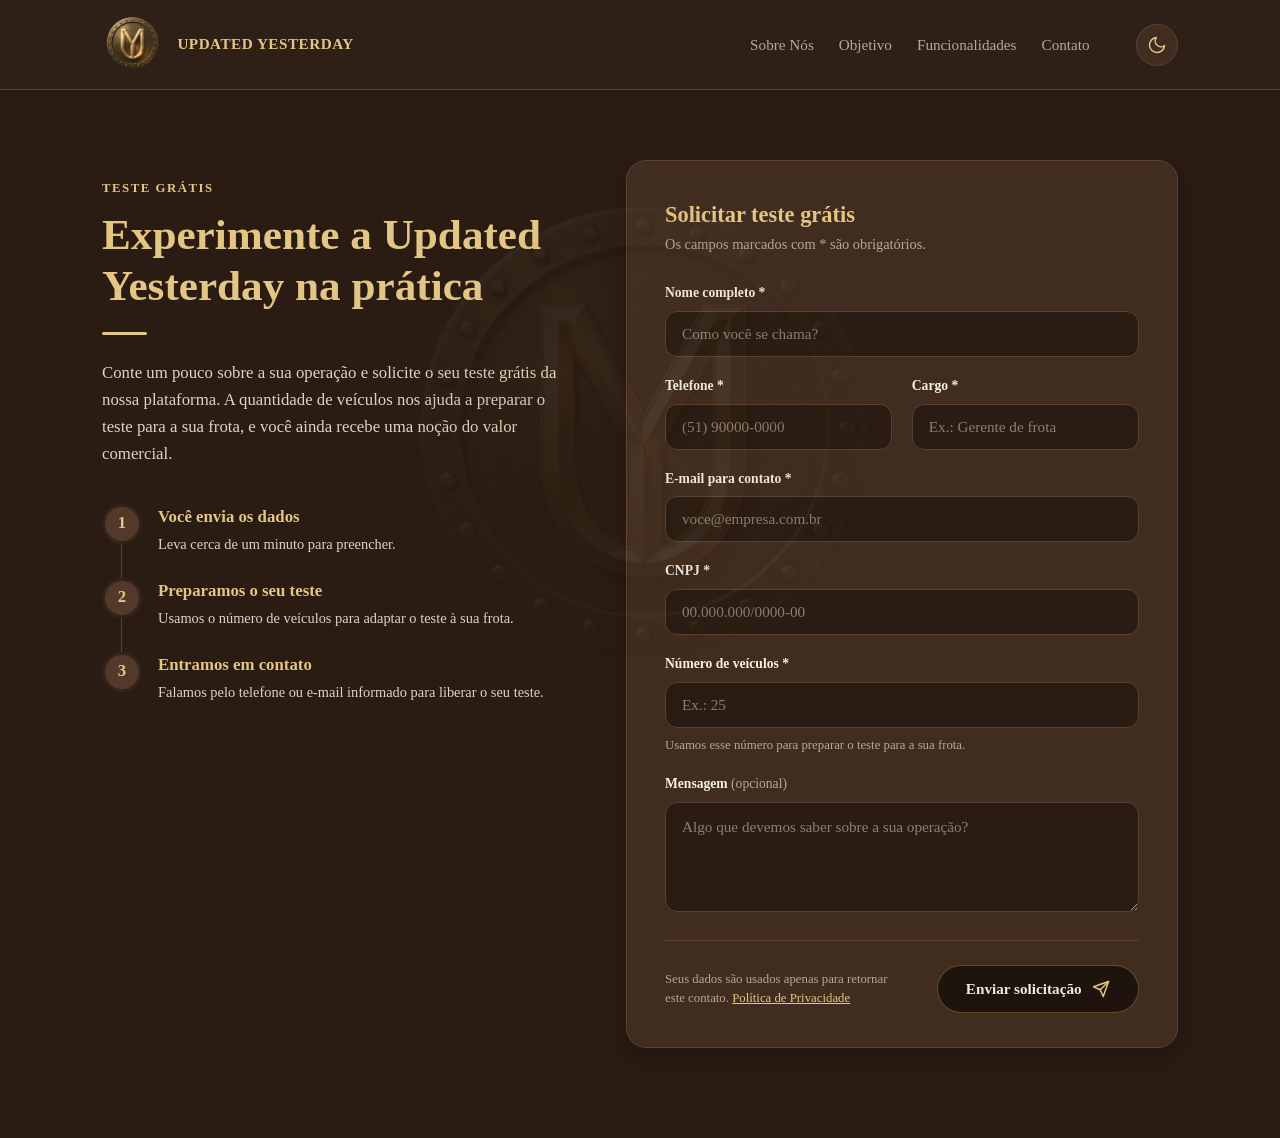
<file: solicitar-orçamento.html>
<!DOCTYPE html>
<html lang="pt-BR" class="tema-escuro">
<head>
    <meta charset="UTF-8">
    <script>document.documentElement.classList.add('tema-escuro');try{if(localStorage.getItem('uy-tema')==='claro'){document.documentElement.classList.remove('tema-escuro');}}catch(e){}</script>
    <script>document.documentElement.classList.add('js-reveal');setTimeout(function(){if(!window.__uyReveal){document.documentElement.classList.remove('js-reveal');}},1200);</script>
    <meta name="viewport" content="width=device-width, initial-scale=1.0">
    <meta name="referrer" content="strict-origin-when-cross-origin">
    <meta http-equiv="Content-Security-Policy" content="upgrade-insecure-requests">
    <title>Solicitar Teste Grátis — Updated Yesterday</title>
    <link rel="stylesheet" href="style.css">
    <link rel="icon" type="image/png" href="Imagens/logotipo.png">
    <noscript>
        <style>.revelar, .revelar-esquerda, .revelar-direita, .revelar-cima, .revelar-cascata > * { opacity: 1 !important; transform: none !important; }</style>
    </noscript>
</head>
<body>

    <!-- CABEÇALHO PADRÃO -->
    <header class="cabecalho">
        <a href="index.html" class="conteiner-logo">
            <img src="Imagens/logotipo.png" alt="Logo Updated Yesterday" class="imagem-logo">
            <div class="textos-logo">
                <span class="titulo-logo">UPDATED YESTERDAY</span>
            </div>
        </a>

        <nav class="navegacao">
            <ul class="lista-menu">
                <li><a href="index.html#sobre-nos" class="link-menu">Sobre Nós</a></li>
                <li><a href="index.html#objetivo" class="link-menu">Objetivo</a></li>
                <li><a href="index.html#funcionalidades" class="link-menu">Funcionalidades</a></li>
                <li><a href="index.html#rodape" class="link-menu">Contato</a></li>
            </ul>
        </nav>

    
        <button class="btn-tema" id="btn-tema" type="button" aria-label="Ativar modo claro" aria-pressed="true">
            <svg class="icone-sol" viewBox="0 0 24 24" stroke-width="1.8" stroke-linecap="round" stroke-linejoin="round">
                <circle cx="12" cy="12" r="4"></circle>
                <line x1="12" y1="2" x2="12" y2="4"></line>
                <line x1="12" y1="20" x2="12" y2="22"></line>
                <line x1="4.22" y1="4.22" x2="5.64" y2="5.64"></line>
                <line x1="18.36" y1="18.36" x2="19.78" y2="19.78"></line>
                <line x1="2" y1="12" x2="4" y2="12"></line>
                <line x1="20" y1="12" x2="22" y2="12"></line>
                <line x1="4.22" y1="19.78" x2="5.64" y2="18.36"></line>
                <line x1="18.36" y1="5.64" x2="19.78" y2="4.22"></line>
            </svg>
            <svg class="icone-lua" viewBox="0 0 24 24" stroke-width="1.8" stroke-linecap="round" stroke-linejoin="round">
                <path d="M21 12.79A9 9 0 1 1 11.21 3 7 7 0 0 0 21 12.79z"></path>
            </svg>
        </button>

        <button class="btn-hamburguer" id="btn-hamburguer" type="button" aria-label="Abrir menu" aria-expanded="false" aria-controls="menu-mobile">
            <span class="linha-hamburguer"></span>
            <span class="linha-hamburguer"></span>
            <span class="linha-hamburguer"></span>
        </button>
    </header>

    <!-- MENU MOBILE (HAMBÚRGUER) -->
    <div class="overlay-menu-mobile" id="overlay-menu-mobile"></div>
    <nav class="menu-mobile" id="menu-mobile" aria-hidden="true">
        <ul class="lista-menu-mobile">
            <li><a href="index.html#sobre-nos" class="link-menu-mobile">Sobre Nós</a></li>
            <li><a href="index.html#objetivo" class="link-menu-mobile">Objetivo</a></li>
            <li><a href="index.html#funcionalidades" class="link-menu-mobile">Funcionalidades</a></li>
            <li><a href="index.html#rodape" class="link-menu-mobile">Contato</a></li>
        </ul>
    </nav>

    <main class="orc-secao">
        <div class="orc-grade">

            <!-- Coluna esquerda: contexto -->
            <section class="orc-info revelar-esquerda">
                <span class="tagline">Teste grátis</span>
                <h1 class="orc-titulo">Experimente a Updated Yesterday na prática</h1>
                <div class="linha-dourada"></div>
                <p class="orc-descricao">
                    Conte um pouco sobre a sua operação e solicite o seu teste grátis da nossa plataforma.
                    A quantidade de veículos nos ajuda a preparar o teste para a sua frota, e você ainda recebe uma noção do valor comercial.
                </p>

                <ol class="orc-passos">
                    <li class="orc-passo">
                        <span class="orc-passo-num">1</span>
                        <div>
                            <h3>Você envia os dados</h3>
                            <p>Leva cerca de um minuto para preencher.</p>
                        </div>
                    </li>
                    <li class="orc-passo">
                        <span class="orc-passo-num">2</span>
                        <div>
                            <h3>Preparamos o seu teste</h3>
                            <p>Usamos o número de veículos para adaptar o teste à sua frota.</p>
                        </div>
                    </li>
                    <li class="orc-passo">
                        <span class="orc-passo-num">3</span>
                        <div>
                            <h3>Entramos em contato</h3>
                            <p>Falamos pelo telefone ou e-mail informado para liberar o seu teste.</p>
                        </div>
                    </li>
                </ol>
            </section>

            <!-- Coluna direita: formulário -->
            <div class="orc-card revelar-direita" id="orcCard">
                <form class="orc-formulario" id="orcForm" action="https://formspree.io/f/xaeqjwpn" method="POST" novalidate>
                    <input type="hidden" name="_subject" value="Nova solicitação de teste grátis — Updated Yesterday">
                    <h2 class="orc-card-titulo">Solicitar teste grátis</h2>
                    <p class="orc-card-sub">Os campos marcados com * são obrigatórios.</p>

                    <div class="orc-campos">
                        <div class="orc-campo orc-campo--cheio">
                            <label for="nome">Nome completo *</label>
                            <input type="text" id="nome" name="nome" placeholder="Como você se chama?" autocomplete="name" required>
                            <span class="orc-erro">Informe o seu nome completo.</span>
                        </div>

                        <div class="orc-campo">
                            <label for="telefone">Telefone *</label>
                            <input type="tel" id="telefone" name="telefone" placeholder="(51) 90000-0000" autocomplete="tel" inputmode="tel" required>
                            <span class="orc-erro">Informe um telefone com DDD.</span>
                        </div>

                        <div class="orc-campo">
                            <label for="cargo">Cargo *</label>
                            <input type="text" id="cargo" name="cargo" placeholder="Ex.: Gerente de frota" autocomplete="organization-title" required>
                            <span class="orc-erro">Informe o seu cargo.</span>
                        </div>

                        <div class="orc-campo orc-campo--cheio">
                            <label for="email">E-mail para contato *</label>
                            <input type="email" id="email" name="email" placeholder="voce@empresa.com.br" autocomplete="email" required>
                            <span class="orc-erro">Informe um e-mail válido.</span>
                        </div>

                        <div class="orc-campo orc-campo--cheio">
                            <label for="cnpj">CNPJ *</label>
                            <input type="text" id="cnpj" name="cnpj" placeholder="00.000.000/0000-00" inputmode="numeric" autocomplete="off" maxlength="18" required>
                            <span class="orc-erro">Informe o CNPJ da empresa.</span>
                        </div>

                        <div class="orc-campo orc-campo--cheio">
                            <label for="veiculos">Número de veículos *</label>
                            <input type="number" id="veiculos" name="veiculos" placeholder="Ex.: 25" min="1" step="1" inputmode="numeric" required>
                            <span class="orc-dica">Usamos esse número para preparar o teste para a sua frota.</span>
                            <span class="orc-erro">Informe quantos veículos a sua empresa possui.</span>
                        </div>

                        <div class="orc-campo orc-campo--cheio">
                            <label for="mensagem">Mensagem <span class="orc-opcional">(opcional)</span></label>
                            <textarea id="mensagem" name="mensagem" placeholder="Algo que devemos saber sobre a sua operação?"></textarea>
                        </div>
                    </div>

                    <div class="orc-rodape">
                        <p class="orc-privacidade">
                            Seus dados são usados apenas para retornar este contato.
                            <a href="politica-de-provacidade.html">Política de Privacidade</a>
                        </p>
                        <button type="submit" class="btn btn-principal">
                            Enviar solicitação
                            <svg width="18" height="18" viewBox="0 0 24 24" fill="none" stroke="currentColor" stroke-width="2" stroke-linecap="round" stroke-linejoin="round" aria-hidden="true"><path d="M22 2 11 13"/><path d="M22 2 15 22l-4-9-9-4 20-7z"/></svg>
                        </button>
                    </div>
                </form>

                <div class="orc-sucesso" role="status" aria-live="polite">
                    <div class="icone-card">
                        <svg width="32" height="32" viewBox="0 0 24 24" fill="none" stroke="currentColor" stroke-width="2" stroke-linecap="round" stroke-linejoin="round" aria-hidden="true"><path d="M20 6 9 17l-5-5"/></svg>
                    </div>
                    <h2>Solicitação enviada</h2>
                    <p>Obrigado pelo interesse. Em breve entraremos em contato para liberar o seu teste grátis.</p>
                    <a href="index.html" class="btn btn-secundario">Voltar ao site</a>
                </div>
            </div>

        </div>
    </main>

<script>
// menu.js — Menu hambúrguer + navegação ativa (Updated Yesterday)
// Usado em todas as páginas do site para manter o comportamento consistente.
//
// OBS: este arquivo precisa se chamar exatamente "menu.js", pois é esse o
// nome que todas as páginas (.html) carregam via <script src="menu.js">.
(function () {

    // ------------------------------------------------------------------
    // MENU HAMBÚRGUER (telas menores)
    // ------------------------------------------------------------------
    const btn = document.getElementById('btn-hamburguer');
    const menu = document.getElementById('menu-mobile');
    const overlay = document.getElementById('overlay-menu-mobile');

    if (btn && menu && overlay) {
        function abrirMenu() {
            menu.classList.add('aberto');
            overlay.classList.add('aberto');
            btn.classList.add('ativo');
            btn.setAttribute('aria-expanded', 'true');
            menu.setAttribute('aria-hidden', 'false');
            document.body.classList.add('menu-bloqueado');
        }

        function fecharMenu() {
            menu.classList.remove('aberto');
            overlay.classList.remove('aberto');
            btn.classList.remove('ativo');
            btn.setAttribute('aria-expanded', 'false');
            menu.setAttribute('aria-hidden', 'true');
            document.body.classList.remove('menu-bloqueado');
        }

        btn.addEventListener('click', function () {
            if (menu.classList.contains('aberto')) {
                fecharMenu();
            } else {
                abrirMenu();
            }
        });

        overlay.addEventListener('click', fecharMenu);

        menu.querySelectorAll('a').forEach(function (link) {
            link.addEventListener('click', fecharMenu);
        });

        document.addEventListener('keydown', function (evento) {
            if (evento.key === 'Escape') fecharMenu();
        });

        window.addEventListener('resize', function () {
            if (window.innerWidth > 992) fecharMenu();
        });
    }

    // ------------------------------------------------------------------
    // LINK DE NAVEGAÇÃO "ATIVO" (cabeçalho — apenas telas maiores)
    // Ao clicar em uma opção do menu (Sobre Nós, Objetivo, Funcionalidades,
    // Contato), o link fica marcado — a underline dourada "trava" — indicando
    // qual seção foi acessada, além de rolar até ela normalmente.
    // ------------------------------------------------------------------
    var linksMenu = document.querySelectorAll('.link-menu');

    function marcarAtivo(linkClicado) {
        linksMenu.forEach(function (link) {
            link.classList.remove('ativo');
        });
        linkClicado.classList.add('ativo');
    }

    linksMenu.forEach(function (link) {
        link.addEventListener('click', function () {
            marcarAtivo(link);
        });
    });

    // Ao abrir a página já com uma âncora na URL (ex.: index.html#objetivo,
    // ou vindo de outra página como creditos.html → index.html#...),
    // marca o link correspondente como ativo assim que a página carrega.
    if (window.location.hash) {
        linksMenu.forEach(function (link) {
            var partesHref = link.getAttribute('href').split('#');
            var hashDoLink = partesHref[1] ? ('#' + partesHref[1]) : '';
            if (hashDoLink && hashDoLink === window.location.hash) {
                marcarAtivo(link);
            }
        });
    }
})();
</script>
<script>
// tema — alternância entre modo escuro (padrão) e claro (Updated Yesterday)
// O tema escuro é o padrão no primeiro acesso. A escolha fica salva no navegador (chave "uy-tema") e é aplicada em todas as
// páginas pelo pequeno script no <head>, então o tema continua ao navegar.
(function () {
    var raiz = document.documentElement;
    var botao = document.getElementById('btn-tema');
    if (!botao) return;

    function aplicar(escuro) {
        raiz.classList.toggle('tema-escuro', escuro);
        botao.setAttribute('aria-pressed', escuro ? 'true' : 'false');
        botao.setAttribute('aria-label', escuro ? 'Ativar modo claro' : 'Ativar modo escuro');
    }

    function lerSalvo() {
        try { return localStorage.getItem('uy-tema') !== 'claro'; } catch (e) { return raiz.classList.contains('tema-escuro'); }
    }

    aplicar(lerSalvo());

    botao.addEventListener('click', function () {
        var escuro = !raiz.classList.contains('tema-escuro');
        aplicar(escuro);
        try { localStorage.setItem('uy-tema', escuro ? 'escuro' : 'claro'); } catch (e) {}
    });

    // Mantém o tema sincronizado ao voltar para a página (botão "voltar") ou entre abas.
    window.addEventListener('pageshow', function () { aplicar(lerSalvo()); });
    window.addEventListener('storage', function (e) { if (e.key === 'uy-tema') aplicar(lerSalvo()); });
})();
</script>
<script src="scroll-reveal.js"></script>
<script>
    (function () {
        var form = document.getElementById('orcForm');
        var card = document.getElementById('orcCard');
        var tel  = document.getElementById('telefone');
        var cnpj = document.getElementById('cnpj');

        // Máscara de telefone brasileiro: (00) 00000-0000
        tel.addEventListener('input', function () {
            var d = tel.value.replace(/\D/g, '').slice(0, 11);
            var r = d;
            if (d.length > 10)      r = '(' + d.slice(0,2) + ') ' + d.slice(2,7) + '-' + d.slice(7);
            else if (d.length > 6)  r = '(' + d.slice(0,2) + ') ' + d.slice(2,6) + '-' + d.slice(6);
            else if (d.length > 2)  r = '(' + d.slice(0,2) + ') ' + d.slice(2);
            else if (d.length > 0)  r = '(' + d;
            tel.value = r;
        });

        // Máscara de CNPJ: 00.000.000/0000-00
        cnpj.addEventListener('input', function () {
            var d = cnpj.value.replace(/\D/g, '').slice(0, 14);
            var r = d;
            if (d.length > 12)      r = d.slice(0,2) + '.' + d.slice(2,5) + '.' + d.slice(5,8) + '/' + d.slice(8,12) + '-' + d.slice(12);
            else if (d.length > 8)  r = d.slice(0,2) + '.' + d.slice(2,5) + '.' + d.slice(5,8) + '/' + d.slice(8);
            else if (d.length > 5)  r = d.slice(0,2) + '.' + d.slice(2,5) + '.' + d.slice(5);
            else if (d.length > 2)  r = d.slice(0,2) + '.' + d.slice(2);
            cnpj.value = r;
        });

        // Validação do CNPJ: 14 dígitos + dígitos verificadores
        function cnpjValido(valor) {
            var d = valor.replace(/\D/g, '');
            if (d.length !== 14) return false;
            if (/^(\d)\1{13}$/.test(d)) return false; // 00000000000000, 11111111111111...
            function digito(base) {
                var pesos = base.length === 12
                    ? [5,4,3,2,9,8,7,6,5,4,3,2]
                    : [6,5,4,3,2,9,8,7,6,5,4,3,2];
                var soma = 0;
                for (var i = 0; i < base.length; i++) soma += parseInt(base.charAt(i), 10) * pesos[i];
                var resto = soma % 11;
                return resto < 2 ? 0 : 11 - resto;
            }
            var d1 = digito(d.slice(0, 12));
            var d2 = digito(d.slice(0, 12) + d1);
            return d1 === parseInt(d.charAt(12), 10) && d2 === parseInt(d.charAt(13), 10);
        }

        function validar(campo) {
            var ok = campo.checkValidity();
            if (campo.id === 'nome')     ok = ok && campo.value.trim().split(/\s+/).length >= 2;
            if (campo.id === 'telefone') ok = ok && campo.value.replace(/\D/g, '').length >= 10;
            if (campo.id === 'veiculos') ok = ok && parseInt(campo.value, 10) >= 1;
            if (campo.id === 'cnpj') {
                ok = ok && cnpjValido(campo.value);
                var msg = campo.closest('.orc-campo').querySelector('.orc-erro');
                if (msg) {
                    msg.textContent = campo.value.trim() === ''
                        ? 'Informe o CNPJ da empresa.'
                        : 'CNPJ inválido. Confira os 14 números digitados.';
                }
            }
            campo.closest('.orc-campo').classList.toggle('orc-invalido', !ok);
            return ok;
        }

        form.querySelectorAll('input[required]').forEach(function (c) {
            c.addEventListener('blur', function () { validar(c); });
            c.addEventListener('input', function () {
                if (c.closest('.orc-campo').classList.contains('orc-invalido')) validar(c);
            });
        });

        // Envio assíncrono via Fetch para o Formspree
        form.addEventListener('submit', function (e) {
            e.preventDefault();

            var todosOk = true, primeiroErro = null;
            form.querySelectorAll('input[required]').forEach(function (c) {
                if (!validar(c)) { todosOk = false; primeiroErro = primeiroErro || c; }
            });
            if (!todosOk) { primeiroErro.focus(); return; }

            var dados = new FormData(form);

            fetch(form.action, {
                method: 'POST',
                body: dados,
                headers: {
                    'Accept': 'application/json'
                }
            }).then(function (resposta) {
                if (resposta.ok) {
                    card.classList.add('orc-enviado');
                    card.scrollIntoView({ behavior: 'smooth', block: 'center' });
                } else {
                    alert('Ocorreu um erro ao enviar a solicitação. Por favor, tente novamente.');
                }
            }).catch(function (erro) {
                alert('Erro na ligação. Verifique a sua Internet e tente novamente.');
            });
        });
    })();
</script>
</body>
</html>
</file>
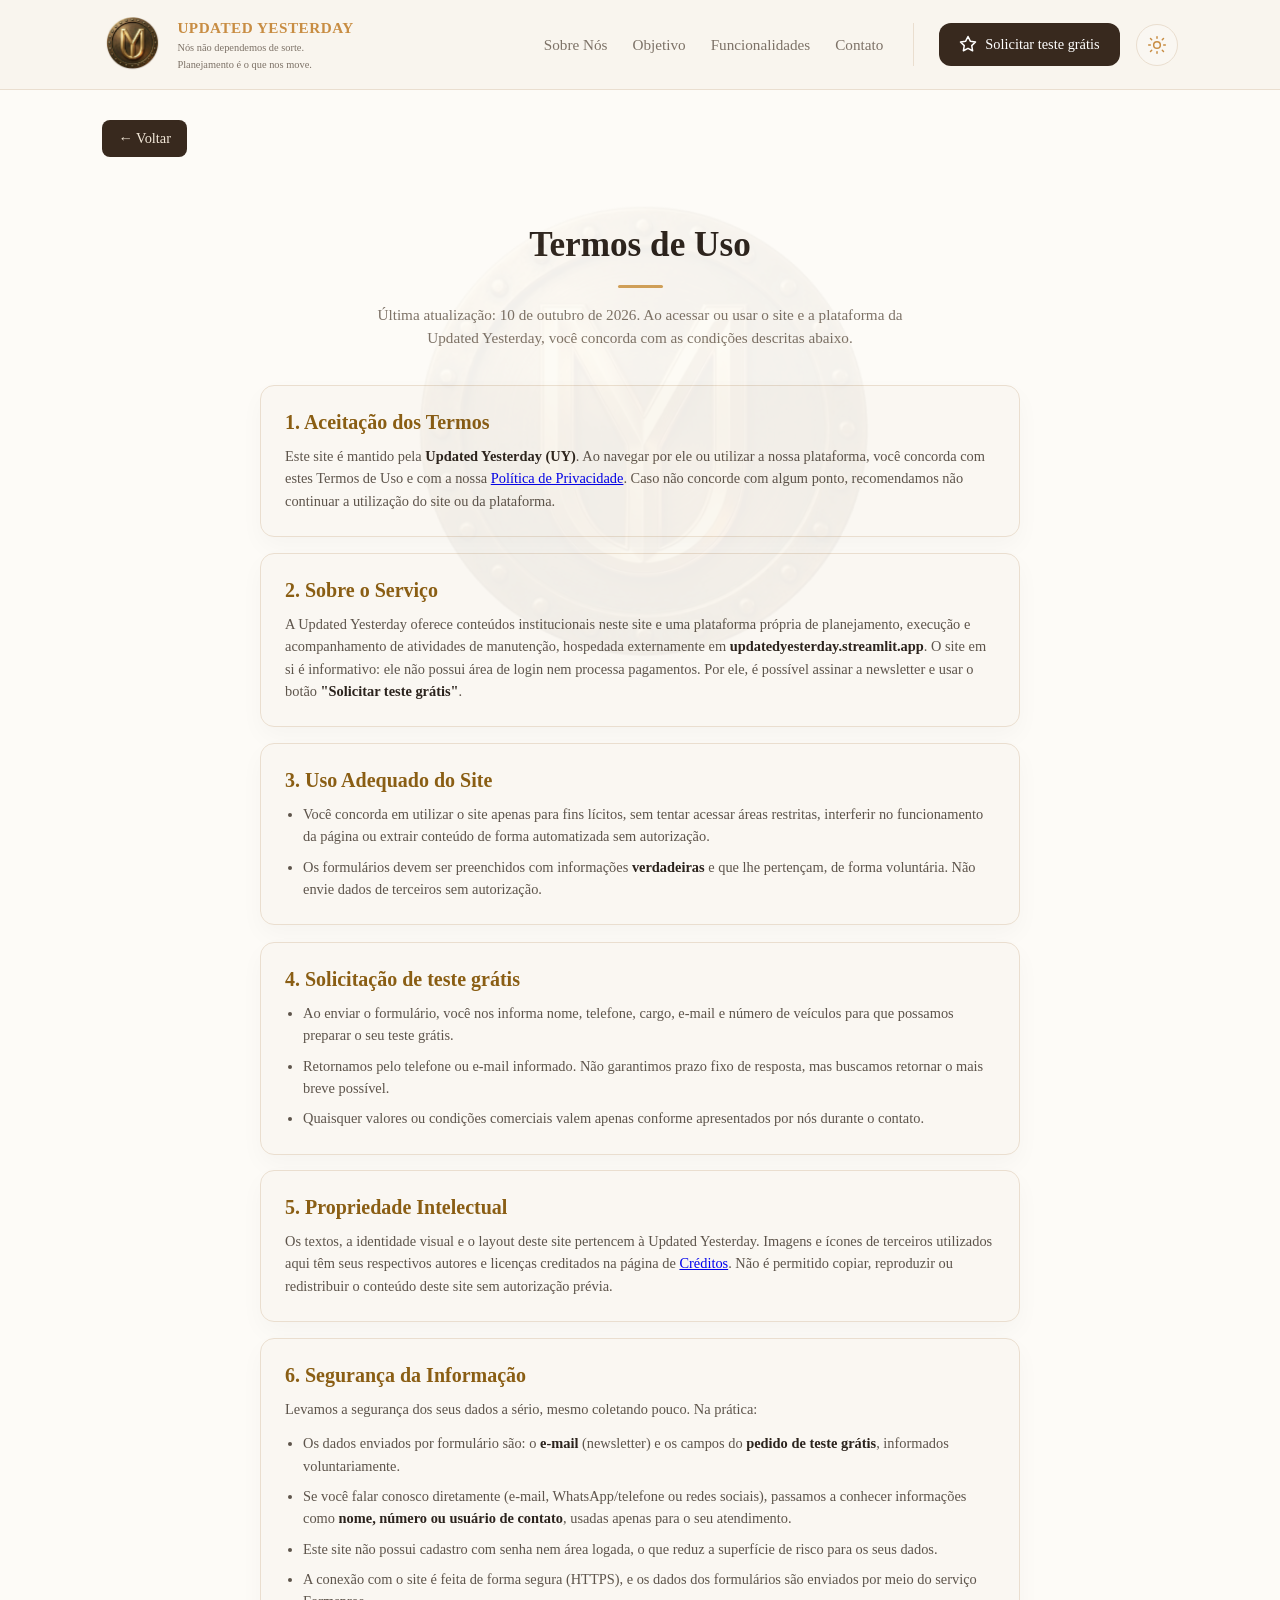
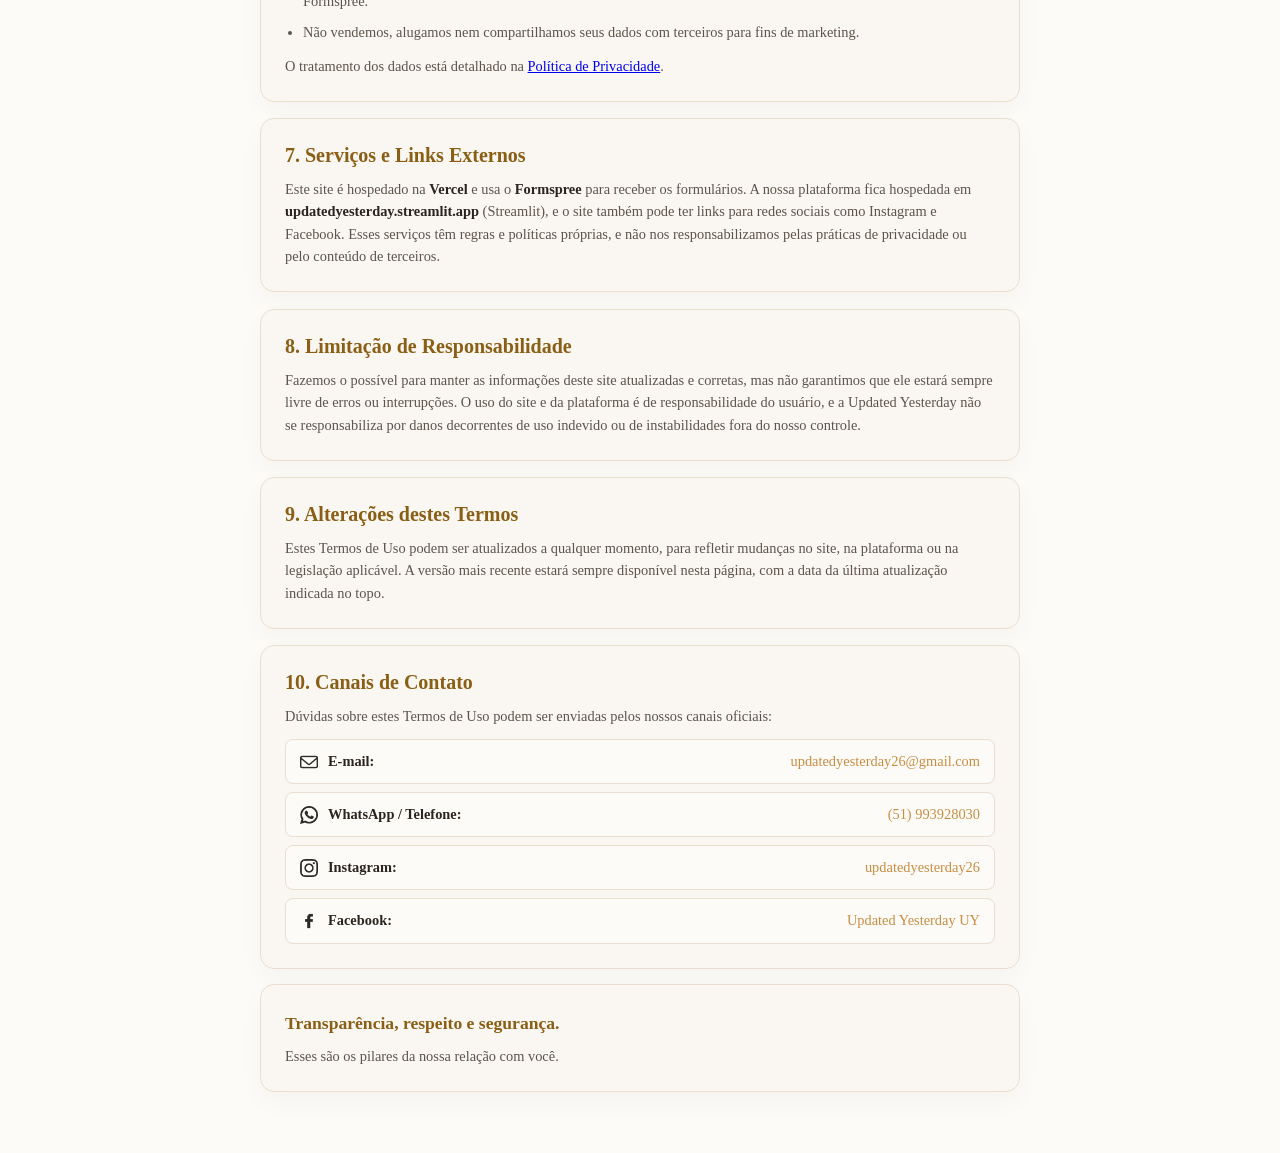
<file: termos-de-uso.html>
<!DOCTYPE html>
<html lang="pt-BR">
<head>
    <meta charset="UTF-8">
    <script>try{if(localStorage.getItem('uy-tema')==='escuro'){document.documentElement.classList.add('tema-escuro');}}catch(e){}</script>
    <meta name="viewport" content="width=device-width, initial-scale=1.0">
    <meta name="referrer" content="strict-origin-when-cross-origin">
    <meta http-equiv="Content-Security-Policy" content="upgrade-insecure-requests">
    <title>Termos de Uso — Updated Yesterday</title>
    <link rel="stylesheet" href="style.css">
    <link rel="icon" type="image/png" href="Imagens/logotipo.png">
    <noscript>
        <style>.revelar, .revelar-esquerda, .revelar-direita, .revelar-cima, .revelar-cascata > * { opacity: 1 !important; transform: none !important; }</style>
    </noscript>
</head>
<body>

    <!-- CABEÇALHO PADRÃO -->
    <header class="cabecalho">
        <a href="index.html" class="conteiner-logo">
            <img src="Imagens/logotipo.png" alt="Logo Updated Yesterday" class="imagem-logo">
            <div class="textos-logo">
                <span class="titulo-logo">UPDATED YESTERDAY</span>
                <span class="subtitulo-logo"> 
                    <p>Nós não dependemos de sorte.</p>
                    <p>Planejamento é o que nos move.</p>
                </span>
            </div>
        </a>

        <nav class="navegacao">
            <ul class="lista-menu">
                <li><a href="index.html#sobre-nos" class="link-menu">Sobre Nós</a></li>
                <li><a href="index.html#objetivo" class="link-menu">Objetivo</a></li>
                <li><a href="index.html#funcionalidades" class="link-menu">Funcionalidades</a></li>
                <li><a href="index.html#rodape" class="link-menu">Contato</a></li>
            </ul>
        </nav>

        <div class="conteiner-botao">
            <a href="solicitar-orçamento.html" class="botao-acao">
                <svg xmlns="http://www.w3.org/2000/svg" width="18" height="18" viewBox="0 0 24 24" fill="none" stroke="currentColor" stroke-width="2" stroke-linecap="round" stroke-linejoin="round" aria-hidden="true"><polygon points="12 2 15.09 8.26 22 9.27 17 14.14 18.18 21.02 12 17.77 5.82 21.02 7 14.14 2 9.27 8.91 8.26 12 2"></polygon></svg>
                Solicitar teste grátis
            </a>
        </div>

        <button class="btn-tema" id="btn-tema" type="button" aria-label="Ativar modo escuro" aria-pressed="false">
            <svg class="icone-sol" viewBox="0 0 24 24" stroke-width="1.8" stroke-linecap="round" stroke-linejoin="round">
                <circle cx="12" cy="12" r="4"></circle>
                <line x1="12" y1="2" x2="12" y2="4"></line>
                <line x1="12" y1="20" x2="12" y2="22"></line>
                <line x1="4.22" y1="4.22" x2="5.64" y2="5.64"></line>
                <line x1="18.36" y1="18.36" x2="19.78" y2="19.78"></line>
                <line x1="2" y1="12" x2="4" y2="12"></line>
                <line x1="20" y1="12" x2="22" y2="12"></line>
                <line x1="4.22" y1="19.78" x2="5.64" y2="18.36"></line>
                <line x1="18.36" y1="5.64" x2="19.78" y2="4.22"></line>
            </svg>
            <svg class="icone-lua" viewBox="0 0 24 24" stroke-width="1.8" stroke-linecap="round" stroke-linejoin="round">
                <path d="M21 12.79A9 9 0 1 1 11.21 3 7 7 0 0 0 21 12.79z"></path>
            </svg>
        </button>

        <button class="btn-hamburguer" id="btn-hamburguer" type="button" aria-label="Abrir menu" aria-expanded="false" aria-controls="menu-mobile">
            <span class="linha-hamburguer"></span>
            <span class="linha-hamburguer"></span>
            <span class="linha-hamburguer"></span>
        </button>
    </header>

    <!-- MENU MOBILE (HAMBÚRGUER) -->
    <div class="overlay-menu-mobile" id="overlay-menu-mobile"></div>
    <nav class="menu-mobile" id="menu-mobile" aria-hidden="true">
        <ul class="lista-menu-mobile">
            <li><a href="index.html#sobre-nos" class="link-menu-mobile">Sobre Nós</a></li>
            <li><a href="index.html#objetivo" class="link-menu-mobile">Objetivo</a></li>
            <li><a href="index.html#funcionalidades" class="link-menu-mobile">Funcionalidades</a></li>
            <li><a href="index.html#rodape" class="link-menu-mobile">Contato</a></li>
        </ul>
        <a href="solicitar-orçamento.html" class="botao-acao botao-acao-mobile">
            <svg xmlns="http://www.w3.org/2000/svg" width="18" height="18" viewBox="0 0 24 24" fill="none" stroke="currentColor" stroke-width="2" stroke-linecap="round" stroke-linejoin="round" aria-hidden="true"><polygon points="12 2 15.09 8.26 22 9.27 17 14.14 18.18 21.02 12 17.77 5.82 21.02 7 14.14 2 9.27 8.91 8.26 12 2"></polygon></svg>
            Solicitar teste grátis
        </a>
    </nav>

    <main class="privacy-container">

    <button class="link-voltar-pagina" onclick="history.back()" type="button">
        ← Voltar
    </button>

    <section class="secao-politica-privacidade">
      <div class="conteiner-politica">

        <header class="cabecalho-politica revelar-cima">
          <h1 class="titulo-politica">Termos de Uso</h1>
          <div class="linha-decorativa"></div>
          <p class="subtitulo-politica">
            Última atualização: 10 de outubro de 2026. Ao acessar ou usar o site e a plataforma da Updated Yesterday, você concorda com as condições descritas abaixo.
          </p>
        </header>

        <div class="lista-cards-politica revelar-cascata">

          <article class="card-politica">
            <div class="conteudo-card">
              <h2 class="titulo-card">1. Aceitação dos Termos</h2>
              <p class="texto-card">
                Este site é mantido pela <strong>Updated Yesterday (UY)</strong>. Ao navegar por ele ou utilizar a nossa plataforma, você concorda com estes Termos de Uso e com a nossa <a href="politica-de-provacidade.html">Política de Privacidade</a>. Caso não concorde com algum ponto, recomendamos não continuar a utilização do site ou da plataforma.
              </p>
            </div>
          </article>
          <article class="card-politica">
            <div class="conteudo-card">
              <h2 class="titulo-card">2. Sobre o Serviço</h2>
              <p class="texto-card">
                A Updated Yesterday oferece conteúdos institucionais neste site e uma plataforma própria de planejamento, execução e acompanhamento de atividades de manutenção, hospedada externamente em <strong>updatedyesterday.streamlit.app</strong>. O site em si é informativo: ele não possui área de login nem processa pagamentos. Por ele, é possível assinar a newsletter e usar o botão <strong>"Solicitar teste grátis"</strong>.
              </p>
            </div>
          </article>
          <article class="card-politica">
            <div class="conteudo-card">
              <h2 class="titulo-card">3. Uso Adequado do Site</h2>
              <ul class="lista-itens-card">
                <li>
                  Você concorda em utilizar o site apenas para fins lícitos, sem tentar acessar áreas restritas, interferir no funcionamento da página ou extrair conteúdo de forma automatizada sem autorização.
                </li>
                <li>
                  Os formulários devem ser preenchidos com informações <strong>verdadeiras</strong> e que lhe pertençam, de forma voluntária. Não envie dados de terceiros sem autorização.
                </li>
              </ul>
            </div>
          </article>
          <article class="card-politica">
            <div class="conteudo-card">
              <h2 class="titulo-card">4. Solicitação de teste grátis</h2>
              <ul class="lista-itens-card">
                <li>
                  Ao enviar o formulário, você nos informa nome, telefone, cargo, e-mail e número de veículos para que possamos preparar o seu teste grátis.
                </li>
                <li>
                  Retornamos pelo telefone ou e-mail informado. Não garantimos prazo fixo de resposta, mas buscamos retornar o mais breve possível.
                </li>
                <li>
                  Quaisquer valores ou condições comerciais valem apenas conforme apresentados por nós durante o contato.
                </li>
              </ul>
            </div>
          </article>
          <article class="card-politica">
            <div class="conteudo-card">
              <h2 class="titulo-card">5. Propriedade Intelectual</h2>
              <p class="texto-card">
                Os textos, a identidade visual e o layout deste site pertencem à Updated Yesterday. Imagens e ícones de terceiros utilizados aqui têm seus respectivos autores e licenças creditados na página de <a href="creditos.html">Créditos</a>. Não é permitido copiar, reproduzir ou redistribuir o conteúdo deste site sem autorização prévia.
              </p>
            </div>
          </article>
          <article class="card-politica">
            <div class="conteudo-card">
              <h2 class="titulo-card">6. Segurança da Informação</h2>
              <p class="texto-card espaco-inferior">
                Levamos a segurança dos seus dados a sério, mesmo coletando pouco. Na prática:
              </p>
              <ul class="lista-itens-card">
                <li>
                  Os dados enviados por formulário são: o <strong>e-mail</strong> (newsletter) e os campos do <strong>pedido de teste grátis</strong>, informados voluntariamente.
                </li>
                <li>
                  Se você falar conosco diretamente (e-mail, WhatsApp/telefone ou redes sociais), passamos a conhecer informações como <strong>nome, número ou usuário de contato</strong>, usadas apenas para o seu atendimento.
                </li>
                <li>
                  Este site não possui cadastro com senha nem área logada, o que reduz a superfície de risco para os seus dados.
                </li>
                <li>
                  A conexão com o site é feita de forma segura (HTTPS), e os dados dos formulários são enviados por meio do serviço Formspree.
                </li>
                <li>
                  Não vendemos, alugamos nem compartilhamos seus dados com terceiros para fins de marketing.
                </li>
              </ul>
              <p class="texto-card espaco-superior">
                O tratamento dos dados está detalhado na <a href="politica-de-provacidade.html">Política de Privacidade</a>.
              </p>
            </div>
          </article>
          <article class="card-politica">
            <div class="conteudo-card">
              <h2 class="titulo-card">7. Serviços e Links Externos</h2>
              <p class="texto-card">
                Este site é hospedado na <strong>Vercel</strong> e usa o <strong>Formspree</strong> para receber os formulários. A nossa plataforma fica hospedada em <strong>updatedyesterday.streamlit.app</strong> (Streamlit), e o site também pode ter links para redes sociais como Instagram e Facebook. Esses serviços têm regras e políticas próprias, e não nos responsabilizamos pelas práticas de privacidade ou pelo conteúdo de terceiros.
              </p>
            </div>
          </article>
          <article class="card-politica">
            <div class="conteudo-card">
              <h2 class="titulo-card">8. Limitação de Responsabilidade</h2>
              <p class="texto-card">
                Fazemos o possível para manter as informações deste site atualizadas e corretas, mas não garantimos que ele estará sempre livre de erros ou interrupções. O uso do site e da plataforma é de responsabilidade do usuário, e a Updated Yesterday não se responsabiliza por danos decorrentes de uso indevido ou de instabilidades fora do nosso controle.
              </p>
            </div>
          </article>
          <article class="card-politica">
            <div class="conteudo-card">
              <h2 class="titulo-card">9. Alterações destes Termos</h2>
              <p class="texto-card">
                Estes Termos de Uso podem ser atualizados a qualquer momento, para refletir mudanças no site, na plataforma ou na legislação aplicável. A versão mais recente estará sempre disponível nesta página, com a data da última atualização indicada no topo.
              </p>
            </div>
          </article>
          <article class="card-politica">
            <div class="conteudo-card">
              <h2 class="titulo-card">10. Canais de Contato</h2>
              <p class="texto-card espaco-inferior">
                Dúvidas sobre estes Termos de Uso podem ser enviadas pelos nossos canais oficiais:
              </p>

              <div class="lista-contatos">
                <div class="item-contato">
                  <div class="detalhe-contato">
                    <img src="Icones/icones-claros/correspondencia.png" alt="E-mail" class="icone-contato">
                    <span class="rotulo-contato">E-mail:</span>
                  </div>
                  <span class="valor-contato">updatedyesterday26@gmail.com</span>
                </div>

                <div class="item-contato">
                  <div class="detalhe-contato">
                    <img src="Icones/icones-claros/whatsapp.png" alt="WhatsApp" class="icone-contato">
                    <span class="rotulo-contato">WhatsApp / Telefone:</span>
                  </div>
                  <span class="valor-contato">(51) 993928030</span>
                </div>

                <div class="item-contato">
                  <div class="detalhe-contato">
                    <img src="Icones/icones-claros/instagram.png" alt="Instagram" class="icone-contato">
                    <span class="rotulo-contato">Instagram:</span>
                  </div>
                  <span class="valor-contato">updatedyesterday26</span>
                </div>

                <div class="item-contato">
                  <div class="detalhe-contato">
                    <img src="Icones/icones-claros/facebook.png" alt="Facebook" class="icone-contato">
                    <span class="rotulo-contato">Facebook:</span>
                  </div>
                  <span class="valor-contato">Updated Yesterday UY</span>
                </div>
              </div>
            </div>
          </article>
          <article class="card-politica card-destaque">
            <div class="conteudo-card">
              <h3 class="titulo-destaque">Transparência, respeito e segurança.</h3>
              <p class="texto-card">Esses são os pilares da nossa relação com você.</p>
            </div>
          </article>

        </div>
      </div>
    </section>
    </main>

<script>
// menu.js — Menu hambúrguer + navegação ativa (Updated Yesterday)
// Usado em todas as páginas do site para manter o comportamento consistente.
//
// OBS: este arquivo precisa se chamar exatamente "menu.js", pois é esse o
// nome que todas as páginas (.html) carregam via <script src="menu.js">.
(function () {

    // ------------------------------------------------------------------
    // MENU HAMBÚRGUER (telas menores)
    // ------------------------------------------------------------------
    const btn = document.getElementById('btn-hamburguer');
    const menu = document.getElementById('menu-mobile');
    const overlay = document.getElementById('overlay-menu-mobile');

    if (btn && menu && overlay) {
        function abrirMenu() {
            menu.classList.add('aberto');
            overlay.classList.add('aberto');
            btn.classList.add('ativo');
            btn.setAttribute('aria-expanded', 'true');
            menu.setAttribute('aria-hidden', 'false');
            document.body.classList.add('menu-bloqueado');
        }

        function fecharMenu() {
            menu.classList.remove('aberto');
            overlay.classList.remove('aberto');
            btn.classList.remove('ativo');
            btn.setAttribute('aria-expanded', 'false');
            menu.setAttribute('aria-hidden', 'true');
            document.body.classList.remove('menu-bloqueado');
        }

        btn.addEventListener('click', function () {
            if (menu.classList.contains('aberto')) {
                fecharMenu();
            } else {
                abrirMenu();
            }
        });

        overlay.addEventListener('click', fecharMenu);

        menu.querySelectorAll('a').forEach(function (link) {
            link.addEventListener('click', fecharMenu);
        });

        document.addEventListener('keydown', function (evento) {
            if (evento.key === 'Escape') fecharMenu();
        });

        window.addEventListener('resize', function () {
            if (window.innerWidth > 992) fecharMenu();
        });
    }

    // ------------------------------------------------------------------
    // LINK DE NAVEGAÇÃO "ATIVO" (cabeçalho — apenas telas maiores)
    // Ao clicar em uma opção do menu (Sobre Nós, Objetivo, Funcionalidades,
    // Contato), o link fica marcado — a underline dourada "trava" — indicando
    // qual seção foi acessada, além de rolar até ela normalmente.
    // ------------------------------------------------------------------
    var linksMenu = document.querySelectorAll('.link-menu');

    function marcarAtivo(linkClicado) {
        linksMenu.forEach(function (link) {
            link.classList.remove('ativo');
        });
        linkClicado.classList.add('ativo');
    }

    linksMenu.forEach(function (link) {
        link.addEventListener('click', function () {
            marcarAtivo(link);
        });
    });

    // Ao abrir a página já com uma âncora na URL (ex.: index.html#objetivo,
    // ou vindo de outra página como creditos.html → index.html#...),
    // marca o link correspondente como ativo assim que a página carrega.
    if (window.location.hash) {
        linksMenu.forEach(function (link) {
            var partesHref = link.getAttribute('href').split('#');
            var hashDoLink = partesHref[1] ? ('#' + partesHref[1]) : '';
            if (hashDoLink && hashDoLink === window.location.hash) {
                marcarAtivo(link);
            }
        });
    }
})();
</script>
<script>
// tema — alternância entre modo claro e escuro (Updated Yesterday)
// A escolha fica salva no navegador (chave "uy-tema") e é aplicada em todas as
// páginas pelo pequeno script no <head>, então o tema continua ao navegar.
(function () {
    var raiz = document.documentElement;
    var botao = document.getElementById('btn-tema');
    if (!botao) return;

    function aplicar(escuro) {
        raiz.classList.toggle('tema-escuro', escuro);
        botao.setAttribute('aria-pressed', escuro ? 'true' : 'false');
        botao.setAttribute('aria-label', escuro ? 'Ativar modo claro' : 'Ativar modo escuro');
    }

    function lerSalvo() {
        try { return localStorage.getItem('uy-tema') === 'escuro'; } catch (e) { return raiz.classList.contains('tema-escuro'); }
    }

    aplicar(lerSalvo());

    botao.addEventListener('click', function () {
        var escuro = !raiz.classList.contains('tema-escuro');
        aplicar(escuro);
        try { localStorage.setItem('uy-tema', escuro ? 'escuro' : 'claro'); } catch (e) {}
    });

    // Mantém o tema sincronizado ao voltar para a página (botão "voltar") ou entre abas.
    window.addEventListener('pageshow', function () { aplicar(lerSalvo()); });
    window.addEventListener('storage', function (e) { if (e.key === 'uy-tema') aplicar(lerSalvo()); });
})();
</script>
<script src="scroll-reveal.js"></script>
</body>
</html>
</file>
<file: style.css>
/* ==========================================================================
        VARIÁVEIS GLOBAIS E RESET
        ========================================================================== */
        :root {
            --cor-fundo-principal: #FDFBF7;
            --cor-fundo-secao: #F3ECE1;
            --cor-fundo-cabecalho: #F9F5EE;
            --cor-fundo-card: #FAF7F2;
            --cor-fundo-escuro: #38291E;
            --cor-fundo-escuro-hover: #241A12;
            
            --cor-texto-escuro: #2B231D;
            --cor-texto-medio: #5D544B;
            --cor-texto-suave: #7D7267;
            --cor-texto-claro: #F3E8D9;
            
            --cor-destaque-dourado: #C88D43;
            --cor-dourado-suave: #D4A359;
            --cor-linha-divisoria: #EADECF;
            --cor-icone-fundo: #EBDCD0;

            /* Títulos e subtítulos: no tema claro usam marrom escuro (o #E3C684 não tem
               contraste sobre fundo claro); o dourado #E3C684 aparece em detalhes. */
            --cor-titulo: #4A321A;
            --cor-subtitulo: #C88D43;
            --cor-ouro-marca: #E3C684;

            --fonte-titulos: Cambria, serif;
            --fonte-corpo: Cambria, serif;
            
            --transicao-padrao: 0.3s ease;
            --sombra-card: 0 10px 25px rgba(0, 0, 0, 0.03);
            --sombra-hover: 0 15px 30px rgba(0, 0, 0, 0.07);
        }

        * {
            margin: 0;
            padding: 0;
            box-sizing: border-box;
        }

        html {
            scroll-behavior: smooth;
        }

        body {
            font-family: var(--fonte-corpo);
            background-color: var(--cor-fundo-principal);
            color: var(--cor-texto-escuro);
            padding-top: 90px;
            line-height: 1.6;
        }

        

        /* ==========================================================================
        ELEMENTOS COMPARTILHADOS (PADRONIZAÇÃO)
        ========================================================================== */
        .secao-padrao {
            padding: 90px 8%;
            background-color: var(--cor-fundo-principal);

        }

        .linha-dourada {
            width: 45px;
            height: 3px;
            background-color: var(--cor-destaque-dourado);
            border-radius: 2px;
            margin-bottom: 25px;
        }

        .tagline {
            display: inline-flex;
            align-items: center;
            gap: 8px;
            font-size: 0.8rem;
            font-weight: 700;
            color: var(--cor-destaque-dourado);
            letter-spacing: 1.5px;
            text-transform: uppercase;
            margin-bottom: 12px;
        }

        .icone-tagline img {
            width: 16px;
            height: 16px;
            object-fit: contain;
        }

        h1, h2, h3 {
            font-family: var(--fonte-titulos);
            color: var(--cor-texto-escuro);
        }

        h2 {
            font-size: 2.6rem;
            font-weight: 700;
            line-height: 1.25;
            margin-bottom: 15px;
        }

        .texto-secao p {
            color: var(--cor-texto-medio);
            font-size: 1rem;
            margin-bottom: 15px;
        }

        .texto-secao strong {
            color: var(--cor-texto-escuro);
        }

        /* CARDS PADRÃO */
        .card-padrao {
            background-color: var(--cor-fundo-card);
            border-radius: 16px;
            padding: 28px 24px;
            display: flex;
            flex-direction: row;
            align-items: flex-start;
            gap: 16px;
            box-shadow: var(--sombra-card);
            border: 1px solid var(--cor-linha-divisoria);
            transition: transform var(--transicao-padrao), box-shadow var(--transicao-padrao);
        }

        .card-padrao:hover {
            transform: translateY(-5px);
            box-shadow: var(--sombra-hover);
        }

        .card-vertical {
            flex-direction: column;
        }

        .icone-card {
            width: 50px;
            height: 50px;
            border-radius: 50%;
            background-color: var(--cor-icone-fundo);
            display: flex;
            align-items: center;
            justify-content: center;
            flex-shrink: 0;
        }

        .icone-card img {
            width: 30px;
            height: 30px;
            object-fit: contain;
        }

        .conteudo-card h3 {
            font-size: 1.1rem;
            margin-bottom: 8px;
        }

        .conteudo-card p, 
        .conteudo-card ul {
            font-size: 0.9rem;
            color: var(--cor-texto-medio);
        }

        .lista-valores {
            padding-left: 18px;
        }

        .lista-valores li {
            margin-bottom: 4px;
        }

        /* ==========================================================================
        1. CABEÇALHO
        ========================================================================== */
        .cabecalho {
            position: fixed;
            top: 0;
            left: 0;
            width: 100%;
            height: 90px;
            z-index: 1000;
            background-color: var(--cor-fundo-cabecalho);
            display: flex;
            align-items: center;
            justify-content: space-between;
            padding: 0 8%;
            border-bottom: 1px solid var(--cor-linha-divisoria);
        }

        .conteiner-logo {
            display: flex;
            align-items: center;
            gap: 15px;
            text-decoration: none;
        }

        .imagem-logo {
            width: 60px;
            height: 60px;
            object-fit: cover;
            border-radius: 50%;
        }

        .textos-logo {
            display: flex;
            flex-direction: column;
        }

        .titulo-logo {
            font-size: 0.95rem;
            font-weight: 700;
            color: var(--cor-destaque-dourado);
            letter-spacing: 0.5px;
        }

        .subtitulo-logo {
            font-size: 0.65rem;
            color: var(--cor-texto-suave);
            text-align: justify;
        }

        .navegacao {
            margin-left: auto;
            margin-right: 30px;
        }

        .lista-menu {
            display: flex;
            list-style: none;
            gap: 25px;
        }

        .link-menu {
            position: relative;
            text-decoration: none;
            color: var(--cor-texto-suave);
            font-weight: 500;
            font-size: 0.95rem;
            padding-bottom: 6px;
            transition: color var(--transicao-padrao);
        }

        .link-menu::after {
            content: '';
            position: absolute;
            bottom: 0;
            left: 0;
            width: 0%;
            height: 2px;
            background-color: var(--cor-destaque-dourado);
            transition: width var(--transicao-padrao);
        }

        .link-menu:hover,
        .link-menu.ativo {
            color: var(--cor-destaque-dourado);
        }

        .link-menu:hover::after,
        .link-menu.ativo::after {
            width: 100%;
        }

        .conteiner-botao {
            padding-left: 25px;
            border-left: 1px solid var(--cor-linha-divisoria);
        }

        .botao-acao {
            display: inline-flex;
            align-items: center;
            gap: 8px;
            background-color: var(--cor-fundo-escuro);
            color: #FFFFFF;
            padding: 10px 20px;
            border-radius: 12px;
            text-decoration: none;
            font-size: 0.9rem;
            font-weight: 500;
            transition: background-color var(--transicao-padrao);
        }

        .botao-acao:hover {
            background-color: var(--cor-fundo-escuro-hover);
        }

        .icone-botao {
            width: 16px;
            height: 16px;
        }

        /* ==========================================================================
        2. HERO SECTION
        ========================================================================== */
        .hero {
            display: flex;
            align-items: center;
            justify-content: space-between;
            min-height: calc(100vh - 90px);
            padding: 40px 8%;
            background: radial-gradient(circle at 35% 50%, #FDFBF7 0%, var(--cor-fundo-secao) 100%);
            gap: 40px;
        }

        .conteudo-hero {
            flex: 1;
            max-width: 560px;
        }

        .hero h1 {
            font-size: 3.2rem;
            line-height: 1.15;
            margin: 15px 0;
        }

        .descricao-hero {
            color: var(--cor-texto-medio);
            font-size: 1.1rem;
            margin-bottom: 30px;
        }

        .botao-principal {
            display: inline-flex;
            align-items: center;
            gap: 12px;
            background-color: var(--cor-fundo-escuro);
            color: #FFFFFF;
            padding: 14px 28px;
            border-radius: 50px;
            text-decoration: none;
            font-weight: 600;
            box-shadow: 0 10px 20px rgba(56, 41, 30, 0.15);
            transition: transform var(--transicao-padrao), background-color var(--transicao-padrao);
        }

        .botao-principal:hover {
            background-color: var(--cor-fundo-escuro-hover);
            transform: translateY(-2px);
        }

        .visual-hero {
            flex: 1;
            display: flex;
            justify-content: flex-end;
        }

        /*
            .moldura-hero {
            width: 100%;
            : 500px;
            border-radius: 20px;
            overflow: hidden;
            box-shadow: 0 20px 40px rgba(0,0,0,0.08);
        }
        */

        .imagem-hero {
            width: 100%;
            height: auto;
            display: block;
        }



        /* ==========================================================================
        4. SOBRE NÓS
        ========================================================================== */
        /* Estilos da Seção Sobre Nós */
        .sobre-nos {
            background-color: var(--cor-fundo-principal);
            padding: 80px 20px;
            display: flex;
            justify-content: center;
            align-items: center;
            font-family: var(--fonte-corpo);
            color: var(--cor-texto-escuro);
        }

        .sobre-nos-container {
            max-width: 1300px;
            width: 90%;
            display: flex;
            gap: 10px;
        
        }

        /* Esquerda: Container da Imagem */
        .sobre-nos-ilustracao {
            flex: 1;
            display: flex;
            align-items: center;
            justify-content: center;
            position: relative;
        }

        .moldura-imagem {
            width: 100%;
            max-width: 450px;
            height: 100%;

            border-radius: 200px 200px 0 0; /* Formato em arco conforme a imagem */
            position: relative;
            overflow: hidden;
            display: flex;
            align-items: flex-end;
            justify-content: center;
        }

        .imagem-destaque {
            width: 100%;
            height: auto;
            object-fit: cover;
        }

        /* Direita: Conteúdo Textual */
        .sobre-nos-conteudo {
            flex: 1.3;
            display: flex;
            flex-direction: column;
        }

        .tag-secao {
            display: flex;
            align-items: center;
            gap: 8px;
            margin-bottom: 20px;
        }

        .texto-tag {
            font-size: 0.85rem;
            font-weight: 700;
            letter-spacing: 1.5px;
            color: var(--cor-destaque-dourado);
        }

        .titulo-secao {
            font-family: var(--fonte-titulos);
            font-size: 2.8rem;
            line-height: 1.15;
            color: var(--cor-texto-escuro);
            margin-bottom: 24px;
            font-weight: 700;
        }

        .texto-dourado {
            color: var(--cor-destaque-dourado);
        }

        .texto-destaque {
            font-size: 1.05rem;
            color: var(--cor-texto-escuro);
            margin-bottom: 12px;
        }

        .texto-destaque strong {
            font-weight: 700;
        }

        .texto-descricao {
            font-size: 0.95rem;
            line-height: 1.6;
            color: var(--cor-texto-medio);
            margin-bottom: 12px;
        }

        /* Grid dos Cards Inferiores */
        .cards-grid {
            display: grid;
            grid-template-columns: repeat(3, 1fr);
            gap: 16px;
            margin-top: 30px;
        }

        .card-info {
            background-color: var(--cor-fundo-card);
            border: 1px solid var(--cor-linha-divisoria);
            border-radius: 12px;
            padding: 20px;
            box-shadow: var(--sombra-card);
            transition: transform var(--transicao-padrao), box-shadow var(--transicao-padrao);
        }

        .card-info:hover {
            transform: translateY(-3px);
            box-shadow: var(--sombra-hover);
        }

        .card-cabecalho {
            display: flex;
            align-items: center;
            gap: 10px;
            margin-bottom: 10px;
        }

        .icone-sobre-nós{
            width: 10px;
            height: 10px;
        }

        /* Reservado para o ícone customizado de cada card */
        .card-icone {
            width: 54px;
            height: 54px;
            background-color: var(--cor-icone-fundo);
            border-radius: 50%;
            flex-shrink: 0;
            display: flex;
            align-items: center;
            justify-content: center;
        }

        .card-icone img {
            width: 32px; /* Ajuste a largura como preferir */
            height: 32px; /* Ajuste a altura como preferir */
        
        }

        .card-titulo {
            font-family: var(--fonte-titulos);
            font-size: 1.1rem;
            font-weight: 700;
            color: var(--cor-texto-escuro);
        }



        .card-texto {
            font-size: 0.9rem;
            line-height: 1.5;
            color: var(--cor-texto-medio);
        }

        .card-lista {
            list-style: none;
            padding: 0;
            margin: 0;
        }

        .card-lista li {
            font-size: 0.82rem;
            line-height: 1.6;
            color: var(--cor-texto-medio);
            position: relative;
            padding-left: 12px;
        }

        .card-lista li::before {
            content: "•";
            position: absolute;
            left: 0;
            color: var(--cor-texto-escuro);
        }



        /* ==========================================================================
        4.5 SEÇÃO TRANSIÇÃO (FLUXO)
        ========================================================================== */
        .secao-transicao {
            background-color: var(--cor-fundo-escuro);
            color: var(--cor-texto-claro);
            padding: 80px 8%;
        }

        .container-transicao {
            max-width: 1200px;
            margin: 0 auto;
            display: flex;
            align-items: center;
            gap: 50px;
        }

        .cabecalho-transicao {
            flex: 1;
            max-width: 380px;
        }

        .tagline-clara {
            color: var(--cor-dourado-suave);
        }

        .ponto-dourado {
            width: 8px;
            height: 8px;
            background-color: var(--cor-dourado-suave);
            border-radius: 50%;
        }

        .cabecalho-transicao h2 {
            color: #FFFFFF;
            margin-bottom: 15px;
        }

        .cabecalho-transicao p {
            color: var(--cor-linha-divisoria);
            font-size: 0.95rem;
        }

        .passos-transicao {
            flex: 2;
            display: flex;
            justify-content: space-between;
            gap: 20px;
            position: relative;
        }

        .passo-item {
            flex: 1;
            display: flex;
            flex-direction: column;
            align-items: center;
            text-align: center;
            position: relative;
        }

        /* Linha conectora */
        .passo-item:not(:last-child)::after {
            content: '';
            position: absolute;
            top: 32px;
            right: -50%;
            width: 100%;
            border-top: 2px dotted var(--cor-destaque-dourado);
            z-index: 1;
        }

        .circulo-icone {
            width: 65px;
            height: 65px;
            border-radius: 50%;
            background-color: #4A321A;
            border: 1px solid var(--cor-destaque-dourado);
            display: flex;
            align-items: center;
            justify-content: center;
            margin-bottom: 15px;
            position: relative;
            z-index: 2;
        }

        .icone-passo {
            width: 28px;
            height: 28px;
        }

        .passo-item h3 {
            color: #FFFFFF;
            font-size: 1.05rem;
            margin-bottom: 6px;
        }

        .passo-item p {
            font-size: 0.85rem;
            color: var(--cor-linha-divisoria);
        }

        /* ==========================================================================
        5 NOSSO OBJETIVO & FAIXA
        ========================================================================== */
            .container-objetivo-topo {
                display: grid;
                grid-template-columns: 1fr 1.2fr;
                gap: 50px;
                align-items: center;
                margin-bottom: 60px;
            }

            .grade-cards-objetivo {
                display: grid;
                grid-template-columns: repeat(3, 1fr);
                gap: 15px;
            }

            .faixa-destaque-bottom {
                position: relative;
                background-color: var(--cor-fundo-secao);
                border-radius: 16px;
                padding: 40px 30px 30px;
                border: 1px solid var(--cor-linha-divisoria);
            }

            .badge-faixa {
                position: absolute;
                top: -12px;
                left: 24px;
                background-color: var(--cor-fundo-escuro);
                color: #FFFFFF;
                padding: 4px 14px;
                border-radius: 6px;
                font-size: 0.75rem;
                font-weight: 700;
                letter-spacing: 1px;
            }

            .grade-faixa {
                display: grid;
                grid-template-columns: repeat(4, 1fr);
                gap: 20px;
            }

            .item-faixa {
                display: flex;
                align-items: flex-start;
                gap: 12px;
                padding-right: 15px;
                border-right: 1px solid var(--cor-linha-divisoria);
            }

            .item-faixa:last-child {
                border-right: none;
            }

            .icone-pequeno {
                width: 40px;
                height: 40px;
            }

            .icone-pequeno img {
                width: 32px;
                height: 32px;
            }


    /* ==========================================================================
    FUNCIONALIDADES (PADRONIZADO)
    ========================================================================== */

            .funcionalidades {
                width: 100%;
            }

            .container-funcionalidades {
                max-width: 1200px;
                margin: 0 auto;
                display: flex;
                flex-direction: column;
                gap: 24px;
            }

            .funcionalidades .secao-header {
                text-align: center;
                display: flex;
                flex-direction: column;
                align-items: center;
                margin-bottom: 20px;
            }

            .funcionalidades .secao-header h2 {
                margin-top: 10px;
            }

                /* Grids da Seção */
                .grid-superior,
                .grid-meio,
                .grid-inferior {
                    display: grid;
                    grid-template-columns: 1fr 1fr;
                    gap: 24px;
                }

            /* Tópicos e Itens Internos */
            .item-feature {
                display: flex;
                align-items: center;
                gap: 20px;
            }

            .item-feature.item-inverso {
                flex-direction: row-reverse;
                text-align: right;
                margin-left: auto;
            }

            .item-feature.item-inverso .header-com-badge {
                justify-content: flex-end;
            }

            .flex-col {
                display: flex;
                flex-direction: column;
            }

            .gap-medio {
                gap: 20px;
            }

            .divisor-linha {
                height: 1px;
                background-color: var(--cor-linha-divisoria);
                width: 100%;
            }

        /* Badges e Textos */
        .header-com-badge {
            display: flex;
            align-items: center;
            gap: 10px;
            margin-bottom: 4px;
            
        }

        .badge {
            font-size: 0.65rem;
            padding: 3px 8px;
            border-radius: 6px;
            font-weight: 700;
        }

        .badge-escuro {
            border: 1px solid var(--cor-dourado-suave);
            color: var(--cor-dourado-suave);
            background: transparent;
            background-color: #4A321A;
        }

        .badge-dourado {
            border: 1px solid var(--cor-dourado-suave);
            color: var(--cor-dourado-suave);
            background: transparent;
        }

        /* Cards com Imagem de Fundo Escura */
        .card-escuro-bg {
            background-color: var(--cor-fundo-escuro);
            background-image: var(--bg-img);
            background-size: cover;
            background-position: center;
            position: relative;
            overflow: hidden; /* Garante que o filtro não saia pelas bordas arredondadas */
        }

            /* Filtro marrom corrigido */
            .card-escuro-bg .overlay-filtro {
                position: absolute;
                top: 0;
                left: 0;
                width: 100%;
                height: 100%;
                background-color: rgba(56, 41, 30, 0.88); /* Cor marrom com 88% de opacidade */
                z-index: 1;
            }

            .card-escuro-bg h3,
            .card-escuro-bg h4,
            .card-escuro-bg p,
            .card-escuro-bg .texto-claro {
                color: #ffffff;
            }

            .card-escuro-bg .texto-suave-claro {
                color: var(--cor-fundo-cabecalho);
            }

            /* Garante que o conteúdo interno respeite as margens */
    .card-escuro-bg {
        padding: 24px;
        box-sizing: border-box;
    }

            

            /* Garante que o texto e ícone fiquem acima do filtro */
            .conteudo-sobre-imagem {
                position: relative;
                z-index: 2;
            }
                .conteudo-sobre-imagem {
                    position: relative;
                    z-index: 2;
                    height: 100%;
                }

                .icone-dourado {
                    background-color: rgba(200, 141, 67, 0.2);
                    border: 1px solid var(--cor-destaque-dourado);
                }

        .flex-row {
            display: flex;
            align-items: center;
            gap: 20px;
        }

        .item-feature-escuro .conteudo-sobre-imagem {
            display: flex;
            flex-direction: column;
            justify-content: center;
            gap: 16px;
        }

        .texto-claro {
            color: #ffffff;
        }


        .texto-suave-claro {
            color:var(--cor-fundo-principal);
            font-size: 0.9rem;
            
        }

        /* Lista Check */
        .card-lista .titulo-lista-escuro {
            color: var(--cor-dourado-suave);
            font-size: 0.85rem;
            letter-spacing: 1px;
            margin-bottom: 14px;
            font-weight: 700;
        }

        .lista-check {
            list-style: none;
            display: flex;
            flex-direction: column;
            gap: 10px;
        }

        .lista-check li {
            display: flex;
            align-items: flex-start;
            gap: 10px;
        }

        .check-icon {
            color: var(--cor-destaque-dourado);
            font-weight: bold;
        }

        .lista-check p {
            font-size: 0.85rem;
            color: var(--cor-linha-divisoria);
        }

        /* ÚLTIMO QUADRO (5 Colunas) */
        .card-ultimo {
            padding: 32px 28px;
        }

        .grid-cinco-itens {
            display: grid;
            grid-template-columns: repeat(5, 1fr);
            gap: 20px;
        }

        .item-ultimo {
            display: flex;
            flex-direction: column;
            align-items: flex-start;
            gap: 12px;
        }

        .item-ultimo .titulo-item {
            font-size: 0.95rem;
            color: var(--cor-texto-escuro);
            margin-bottom: 4px;
        }

        .item-ultimo .descricao-item {
            font-size: 0.8rem;
            color: var(--cor-texto-medio);
            line-height: 1.35;
        }


    /*==============================================================================
            Seção mr.harley
    ================================================================================*/
        /* Seção Principal */
        .ia-mrharley {
            background-color: var(--cor-fundo-escuro);
            color: var(--cor-texto-claro);
            font-family: var(--fonte-corpo);
            position: relative;
            overflow: hidden;
        }

        /* 1. Ajuste a seção para permitir posicionamento absoluto da onda */
        .ia-mrharley {
            background-color: var(--cor-fundo-escuro);
            color: var(--cor-texto-claro);
            font-family: var(--fonte-corpo);
            position: relative;
            overflow: hidden;
            /* Dica: Remova qualquer padding-top daqui se houver */
        }

        /* 2. Deixe a onda sobreposta no topo e sem ocupar espaço no fluxo de texto */
        .ia-mrharley .wave-divider {
            position: absolute;
            top: 0;
            left: 0;
            width: 100%;
            overflow: hidden;
            line-height: 0;
            z-index: 1; /* Fica ao fundo do conteúdo */
        }

        .ia-mrharley .wave-divider svg {
            position: relative;
            display: block;
            width: 100%;
            height: 120px; /* Reduza um pouco a altura se achar que a onda está muito funda */
        }

        /* 3. Empurre todo o conteúdo para baixo da onda */
        .mrharley-container {
            max-width: 1350px;
            margin: 0 auto;
            padding: 200px 20px 0 20px; /* Aumentado de 20px para 140px no TOPO */
            position: relative;
            z-index: 2; /* Garante que os textos fiquem POR CIMA do vetor */
        }

        /* Grid Superior */
        .mrharley-main-grid {
            display: grid;
            grid-template-columns: 1.1fr 0.9fr;
            gap: 40px;
            align-items: center;
            margin-bottom: 50px;
        }

        /* Informações da Esquerda */
        .mrharley-badge {
            display: inline-flex;
            align-items: center;
            gap: 8px;
            font-size: 0.8rem;
            font-weight: 600;
            letter-spacing: 1.5px;
            color: var(--cor-dourado-suave);
            margin-bottom: 15px;
            text-transform: uppercase;
        }

        .mrharley-badge .badge-icon {
            width: 14px;
            height: 14px;
            border: 1px solid var(--cor-dourado-suave);
            border-radius: 50%;
            display: inline-block;
        }

        .mrharley-title {
            font-family: var(--fonte-titulos);
            font-size: 2.8rem;
            line-height: 1.15;
            color: #FFFFFF;
            margin-bottom: 20px;
            font-weight: 700;
        }

        .mrharley-title .highlight-title {
            color: var(--cor-destaque-dourado);
        }

        .mrharley-description {
            color: rgba(243, 232, 217, 0.7);
            font-size: 0.95rem;
            line-height: 1.5;
            margin-bottom: 35px;
        }

        /* Grid de Cards de Recursos */
        .mrharley-features-grid {
            display: grid;
            grid-template-columns: repeat(2, 1fr);
            gap: 15px;
        }

        .feature-card {
            background-color: rgba(255, 255, 255, 0.03);
            border: 1px solid rgba(255, 255, 255, 0.06);
            border-radius: 12px;
            padding: 16px;
            display: flex;
            gap: 12px;
            align-items: flex-start;
            transition: var(--transicao-padrao);
        }

        .feature-card:hover {
            background-color: rgba(255, 255, 255, 0.06);
            border-color: rgba(200, 141, 67, 0.3);
            transform: translateY(-4px);
        }

        .feature-icon {
            width: 40px;
            height: 40px;
            min-width: 40px;
            border-radius: 20px;
            background-color: rgba(200, 141, 67, 0.15);
            border: 1px solid rgba(200, 141, 67, 0.3);
            
            display: flex;
            align-items: center;
            justify-content: center;
            flex-shrink: 0;
        }

        .feature-icon img{
            width: 32px;
            height: 32px;
            object-fit: contain;
        }


        .feature-text h3 {
            font-size: 0.9rem;
            color: #FFFFFF;
            margin-bottom: 4px;
            font-weight: 600;
        }

        .feature-text p {
            font-size: 0.75rem;
            color: rgba(243, 232, 217, 0.6);
            line-height: 1.3;
        }

        /* Área Visual de Imagens Sobrepostas */
        .mrharley-visual {
            position: relative;
            height: 440px;
            width: 100%;
        }

        .image-wrapper-back {
            position: absolute;
            top: 0;
            left: 0;
            width: 70%;
            height: 90%;
            border-radius: 20px;
            overflow: hidden;
            z-index: 1;
            border: 1px solid rgba(255, 255, 255, 0.08);
            background-color: rgba(0, 0, 0, 0.2);
        }

        .image-wrapper-front {
            position: absolute;
            bottom: 0;
            right: 0;
            width: 55%;
            height: 85%;
            border-radius: 16px;
            overflow: hidden;
            z-index: 2;
            border: 1px solid rgba(255, 255, 255, 0.12);
            box-shadow: -10px 10px 30px rgba(0, 0, 0, 0.4);
            background-color: rgba(0, 0, 0, 0.3);
        }

        /* Espaço reservado para visualização das imagens */
        .image-placeholder {
            width: 100%;
            height: 100%;
            display: flex;
            align-items: center;
            justify-content: center;
            color: rgba(255, 255, 255, 0.4);
            font-size: 0.85rem;
            border: 1px dashed rgba(255, 255, 255, 0.2);
        }

        .image-wrapper-back img,
        .image-wrapper-front img {
            width: 100%;
            height: 100%;
            object-fit: cover;
        }

        .stat-item {
            display: flex;
            flex-direction: column;
            align-items: center;
            position: relative;
        }

        .stat-item:not(:last-child)::after {
            content: '';
            position: absolute;
            right: -10px;
            top: 15%;
            height: 70%;
            width: 1px;
            background-color: rgba(255, 255, 255, 0.08);
        }

        .stat-icon {
            width: 32px;
            height: 32px;
            border-radius: 50%;
            background-color: rgba(200, 141, 67, 0.1);
            margin-bottom: 12px;
        }

        .stat-item h2 {
            font-family: var(--fonte-titulos);
            font-size: 2rem;
            color: #FFFFFF;
            margin-bottom: 6px;
            font-weight: 500;
        }

        .stat-item p {
            font-size: 0.8rem;
            color: rgba(243, 232, 217, 0.6);
        }

        /* Transição em Ondas */
        .ia-mrharley .wave-divider {
            width: 100%;
            line-height: 0;
        }

        .ia-mrharley .wave-divider svg {
            position: relative;
            display: block;
            width: 100%;
            height: 180px;
        }
        
        /*=======================================================================
            SEÇÃO TRANSIÇÃO FINAL
        =========================================================================*/

        .conexao-final{
            background-color: var(--cor-fundo-escuro);
            color: var(--cor-texto-claro);
            padding: 80px 8%;
        
            
        }

    /*==============================================================================
        SEÇÃO INTEGRADO
    ===========================================================================*/

    /* Seção Principal no Tom Marrom Escuro */
        .secao-integrado {
        width: 100%;
        background-color: var(--cor-fundo-escuro);
        padding: 100px 40px;
        box-sizing: border-box;
        font-family: var(--fonte-corpo);
        color: var(--cor-texto-claro);
        display: flex;
        justify-content: center;
        align-items: center;
        
        }


        .secao-integrado__conteudo {
        max-width: 1300px;
        width: 100%;
        display: grid;
        grid-template-columns: 1fr 1.3fr 1fr;
        gap: 50px;
        align-items: center;
    }

    /* -----------------------------------
    Lado Esquerdo
    ----------------------------------- */
        .secao-integrado__lado-esquerdo {
        display: flex;
        flex-direction: column;
        align-items: flex-start;
        }

        .secao-integrado__subtitulo {
        display: flex;
        align-items: center;
        gap: 8px;
        font-size: 0.75rem;
        font-weight: 700;
        letter-spacing: 2px;
        color: var(--cor-destaque-dourado);
        margin-bottom: 24px;
        }

        .secao-integrado__icone-tag {
        width: 8px;
        height: 8px;
        border-radius: 50%;
        background-color: var(--cor-destaque-dourado);
        display: inline-block;
        }

        .secao-integrado__titulo {
        font-family: var(--fonte-titulos);
        font-size: 2.6rem;
        line-height: 1.25;
        color: var(--cor-texto-claro);
        margin: 0 0 24px 0;
        font-weight: 700;
        
        }

        .secao-integrado__descricao {
        font-size: 0.95rem;
        line-height: 1.6;
        color: var(--cor-linha-divisoria);
        margin: 0 0 36px 0;
        }

        .secao-integrado__botao {
        display: inline-flex;
        align-items: center;
        justify-content: center;
        background-color: var(--cor-destaque-dourado);
        color: var(--cor-fundo-escuro);
        padding: 14px 28px;
        border-radius: 30px;
        text-decoration: none;
        font-size: 0.9rem;
        font-weight: 600;
        transition: background-color 0.3s ease, transform 0.2s ease;
        }

        .secao-integrado__botao:hover {
        background-color: var(--cor-dourado-suave);
        transform: translateY(-2px);
        }

        /* -----------------------------------
        Centro (Espaço para a Imagem do Dashboard)
        ----------------------------------- */
        .secao-integrado__centro {
        display: flex;
        justify-content: center;
        align-items: center;
        width: 100%;
        }

        .secao-integrado__imagem-dashboard {
        width: 100%;
        height: auto;
        max-width: 550px;
        border-radius: 12px;
        box-shadow: 0 25px 50px rgba(0, 0, 0, 0.4);
        object-fit: contain;
        }

        /* -----------------------------------
        Lado Direito (Passos Conectados)
        ----------------------------------- */
        .secao-integrado__lado-direito {
        position: relative;
        display: flex;
        flex-direction: column;
        gap: 36px;
        }

        /* Linha vertical principal conectando os passos */
        .secao-integrado__linha-conexao {
        position: absolute;
        left: 0px;
        top: 30px;
        bottom: 30px;
        width: 2px;
        background-color: rgba(200, 141, 67, 0.3); /* Linha suave em dourado */
        z-index: 1;
        }

        .secao-integrado__passo {
        position: relative;
        z-index: 2;
        display: flex;
        align-items: center;
        gap: 20px;
        }

        .secao-integrado__container-icone {
        position: relative;
        display: flex;
        align-items: center;
        }

        /* Linha horizontal ligando a linha vertical ao círculo do ícone */
        .secao-integrado__linha-horizontal {
        width: 30px;
        height: 2px;
        background-color: var(--cor-destaque-dourado);
        }

        .secao-integrado__icone {
        width: 58px;
        height: 58px;
        border-radius: 50%;
        background-color: var(--cor-fundo-escuro-hover);
        border: 1px solid var(--cor-destaque-dourado);
        display: flex;
        align-items: center;
        justify-content: center;
        flex-shrink: 0;
        box-shadow: 0 4px 15px rgba(0, 0, 0, 0.3);
        }

        /* Estilização para imagens dentro do círculo */
        .secao-integrado__icone img {
        width: 50%;
        height: 50%;
        object-fit: contain;
        }

        .secao-integrado__texto-passo {
        display: flex;
        flex-direction: column;
        gap: 4px;
        }

        .secao-integrado__titulo-passo {
        font-family: var(--fonte-titulos);
        font-size: 1.15rem;
        font-weight: 500;
        color: var(--cor-texto-claro);
        margin: 0;
        }

        .secao-integrado__titulo-passo span {
        color: var(--cor-destaque-dourado);
        margin-right: 6px;
        }

        .secao-integrado__descricao-passo {
        font-size: 0.85rem;
        line-height: 1.4;
        color: var(--cor-linha-divisoria);
        margin: 0;
        }

        /*==========================================================================
        SEÇÃO MOTIVOS-PARA-NOS-ESCOLHER
        ================================================================================*/
        .motivoparanosescolher {
            background-color: var(--cor-fundo-principal);
            color: var(--cor-texto-escuro);
            padding: 60px 20px;
            display: flex;
            flex-direction: column;
            align-items: center;
            box-sizing: border-box;
            width: 100%;
        }

        /* Cabeçalho da Seção */
        .motivoparanosescolher .header-secao {
            text-align: center;
            max-width: 700px;
            margin-bottom: 50px;
        }

        .motivoparanosescolher .subtitulo-tag {
            color: var(--cor-destaque-dourado);
            font-family: var(--fonte-corpo);
            font-size: 0.85rem;
            font-weight: 700;
            letter-spacing: 1.5px;
            text-transform: uppercase;
            display: inline-block;
            margin-bottom: 12px;
        }

        .motivoparanosescolher .titulo-secao {
            font-family: var(--fonte-titulos);
            font-size: 2.6rem;
            font-weight: normal;
            color: var(--cor-texto-escuro);
            margin: 0 0 16px 0;
            line-height: 1.25;
            font-weight: 700;
            line-height: 1.25;

        }

        .motivoparanosescolher .titulo-secao span {
            color: var(--cor-dourado-suave);
        }

        .motivoparanosescolher .descricao-secao {
            font-family: var(--fonte-corpo);
            font-size: 1rem;
            color: var(--cor-texto-escuro);
            opacity: 0.85;
            line-height: 1.5;
            margin: 0;
        }

        .motivoparanosescolher .grid-motivos {
        display: grid;
        /* Define 6 colunas em telas grandes e se ajusta em telas menores */
        grid-template-columns: repeat(auto-fit, minmax(160px, 1fr));
        gap: 20px;
        width: 100%;
        max-width: 1200px;
        margin-bottom: 40px;
    }


        /* Grid de Motivos (Cards) */
            s {
            display: grid;
            grid-template-columns: repeat(auto-fit, minmax(180px, 1fr));
            gap: 20px;
            width: 100%;
            max-width: 1200px;
            margin-bottom: 40px;
        }

        

        .motivoparanosescolher .card-motivo {
        border: 1px solid rgba(220, 207, 153, 0.75);
        border-radius: 16px;
        padding: 30px 20px;
        display: flex;
        flex-direction: column;
        align-items: center;
        text-align: center;
        transition: transform 0.3s ease, border-color 0.3s ease, background-color 0.3s ease;
        }

        /*cor da animação quando se passa o mause por cima*/
        .motivoparanosescolher .card-motivo:hover {
            background-color: var(--cor-fundo-claro-hover);
            border-color: var(--cor-destaque-dourado);
            transform: translateY(-4px);
        }

        .motivoparanosescolher .card-motivo h3 {
            font-family: var(--fonte-titulos);
            font-size: 1.15rem;
            font-weight: bold;
            color: var(--cor-texto-escuro);
            margin: 15px 0 8px 0;
        }

        .motivoparanosescolher .linha-detalhe {
            width: 30px;
            height: 2px;
            background-color: var(--cor-destaque-dourado);
            margin-bottom: 12px;
            border-radius: 2px;
        }

        .motivoparanosescolher .card-motivo p {
            font-family: var(--fonte-corpo);
            font-size: 0.88rem;
            color: var(--cor-texto-escuro);
            opacity: 0.75;
            line-height: 1.4;
            margin: 0;
        }

        /* Banner Destaque (Rodapé da Seção) */
        .motivoparanosescolher .banner-destaque {
            display: flex;
            align-items: center;
            justify-content: center;
            gap: 20px;
            border: 1px solid rgba(234, 222, 207, 0.2);
            border-radius: 16px;
            padding: 20px 40px;
            max-width: 800px;
            width: 100%;
            box-sizing: border-box;
        }

        .motivoparanosescolher .banner-conteudo h4 {
            font-family: var(--fonte-titulos);
            font-size: 1.1rem;
            color: var(--cor-texto-escuro);
            margin: 0 0 4px 0;
        }

        .motivoparanosescolher .banner-conteudo p {
            font-family: var(--fonte-corpo);
            font-size: 0.9rem;
            color: var(--cor-dourado-suave);
            margin: 0;
        }

        /* Espaço reservado para as Imagens/Ícones */
        .motivoparanosescolher .icone-placeholder {
            width: 54px;
            height: 54px;
            border-radius: 50%;
            border: 1px solid var(--cor-destaque-dourado);
            background-color: rgba(200, 141, 67, 0.1);
            display: flex;
            align-items: center;
            justify-content: center;
            overflow: hidden;
        }

        .motivoparanosescolher .icone-placeholder img {
            width: 60%;
            height: 60%;
            object-fit: contain;
        }

        .motivoparanosescolher .destaque-icone {
            min-width: 50px;
            min-height: 50px;
        }








        
    /*==================================================================================
        RODAPÉ
    =====================================================================================*/
    /* RESET BÁSICO */
        * {
            box-sizing: border-box;
            margin: 0;
            padding: 0;
        }

        body {
            font-family: var(--fonte-corpo);
            background-color: var(--cor-fundo-principal);
        }

    /* ==========================================================================
    CONTAINER DO RODAPÉ (SEM ONDA)
    ========================================================================== */
        .footer {
            background-color: var(--cor-fundo-escuro);
            color: #C0B7AF;
            padding: 50px 20px 30px 20px;
            font-size: 13.5px;
            line-height: 1.5;
        }

        .footer-container {
            max-width: 1200px;
            margin: 0 auto;
        }

    /* ==========================================================================
    GRID SUPERIOR (5 COLUNAS)
    ========================================================================== */
        .footer-top {
            display: flex;
            justify-content: space-between;
            gap: 30px;
            margin-bottom: 40px;
        }

        .footer-col {
            flex: 1;
        }

        .footer-col.col-brand {
            flex: 1.3; /* Coluna da marca um pouco mais larga */
        }

        /* MARCA & LOGO */
        .brand-header {
            display: flex;
            align-items: center;
            gap: 15px;
            margin-bottom: 20px;
        }

        /* Local reservado para a Logo */
        .logo-placeholder {
            width: 60px;
            height: 60px;
        }

        .logo-placeholder img {
            width: 100%;
            height: 100%;
            object-fit: cover;
            border-radius: 50%;
        }

        .brand-title h2 {
            font-size: 0.95rem;
            font-weight: 700;
            color: var(--cor-destaque-claro);
            letter-spacing: 0.5px;
            font-family: var(--fonte-corpo);
        }

        .brand-title .subtitle {
            font-size: 10px;
            color: #9C9085;
        }

        .brand-description {
            color: #A3978C;
            font-size: 12.5px;
            line-height: 1.6;
            margin-bottom: 25px;
        }

        /* TÍTULOS DE SEÇÃO */
        .section-title {
            font-family: var(--fonte-corpo);
            font-size: 12px;
            color: var(--cor-dourado-suave);
            letter-spacing: 1.2px;
            font-weight: 600;
            margin-bottom: 18px;
            text-transform: uppercase;
        }

        /* REDES SOCIAIS */
        .social-links {
            display: flex;
            gap: 10px;
        }

        .sociais-img {
            width: 34px;
            height: 34px;
            transition: transform 0.3s ease, box-shadow 0.3s ease;
        }

        .sociais-img:hover {
            transform: translateY(-8px);

        }


        /* LISTAS COM MARCADOR '>' (NAVEGAÇÃO, FUNCIONALIDADES, INFORMAÇÕES) */
        .footer-list {
            list-style: none;
        }

        .footer-list li {
            margin-bottom: 12px;
        }

        .footer-list a {
            color: #A3978C;
            text-decoration: none;
            transition: color 0.2s ease;
            display: flex;
            align-items: center;
        }

        .footer-list a::before {
            content: '>';
            color: #8C7F72;
            font-size: 11px;
            margin-right: 8px;
        }

        .footer-list a:hover {
            color: var(--cor-texto-claro);
        }

        /* CONTATO */
        .contact-list {
            list-style: none;
        }

        .contact-list li {
            display: flex;
            align-items: flex-start;
            gap: 10px;
            margin-bottom: 14px;
            color: #A3978C;
        }

        .contact-list a {
            color: #A3978C;
            text-decoration: none;
        }

        .contact-list a:hover {
            color: var(--cor-texto-claro);
        }

        .contact-icon {
            color: var(--cor-dourado-suave);
            font-size: 14px;
            margin-top: 2px;
            width: 16px;
            text-align: center;
        }

    /* ==========================================================================
    CARD DE NEWSLETTER
    ========================================================================== */



    :where(.sib-form-message-panel) {
        display: none;
    }

    :where(.sib-form-message-panel .sib-notification__icon) {
        width: 20px;
        height: 20px;
    }

    #sib-container input:-ms-input-placeholder {
        font-family: var(--fonte-corpo);
        text-align: left;
        color: #c0ccda;
    }

    #sib-container input::placeholder {
        font-family: var(--fonte-corpo);
        text-align: left;
        color: #c0ccda;
    }

    #sib-container textarea::placeholder {
        font-family: var(--fonte-corpo);
        text-align: left;
        color: #c0ccda;
    }

    #sib-container a {
        text-decoration: underline;
        color: #2BB2FC;
    }






        /* ==========================================================================
        DIVISOR DE LINHA COM ORNAMENTO
        ========================================================================== */
        .footer-divider {
            position: relative;
            text-align: center;
            border-bottom: 1px solid rgba(212, 163, 89, 0.2);
            margin-bottom: 25px;
        }

        .divider-ornament {
            position: absolute;
            top: 50%;
            left: 50%;
            transform: translate(-50%, -50%);
            background-color: var(--cor-fundo-escuro);
            padding: 0 10px;
            color: var(--cor-dourado-suave);
            font-size: 12px;
        }

        /* ==========================================================================
        RODAPÉ INFERIOR (COPYRIGHT)
        ========================================================================== */
        .footer-bottom {
            display: flex;
            justify-content: space-between;
            align-items: center;
            font-size: 12px;
            color: #7A6F64;
        }

        .copyright {
        line-height: 1.5;
        }

        .footer-tagline {
            display: flex;
            align-items: center;
            gap: 10px;
            text-align: right;
        }

        .heart-icon {
            width: 28px;
            height: 28px;
            border-radius: 50%;
            border: 1px solid rgba(212, 163, 89, 0.3);
            display: flex;
            align-items: center;
            justify-content: center;
            color: var(--cor-dourado-suave);
            font-size: 12px;
        }

        /*====================================================================================
            SEÇÃO SOLICITACAO
        ==========================================================================================*/
        /* Estilos específicos da Seção Solicitação */
        .solicitacao-section {
            background-color: var(--cor-fundo-principal);
            padding: 80px 20px;
            display: flex;
            justify-content: center;
            align-items: center;
            text-align: center;
        }

        .solicitacao-container {
            max-width: 800px;
            width: 100%;
            display: flex;
            flex-direction: column;
            align-items: center;
        }

        .solicitacao-kicker {
            font-family: var(--fonte-corpo);
            font-size: 0.85rem;
            font-weight: 700;
            color: var(--cor-destaque-dourado);
            letter-spacing: 1.5px;
            text-transform: uppercase;
            margin-bottom: 20px;
        }

        .solicitacao-titulo {
            font-family: var(--fonte-titulos);
            font-size: 2.5rem;
            font-weight: 700;
            color: var(--cor-texto-escuro);
            line-height: 1.25;
            margin: 0;
            max-width: 700px;
        }

        .solicitacao-linha {
            width: 40px;
            height: 3px;
            background-color: var(--cor-destaque-dourado);
            margin: 24px 0;
            border-radius: 2px;
        }

        .solicitacao-descricao {
            font-family: var(--fonte-corpo);
            font-size: 1.05rem;
            color: var(--cor-texto-medio);
            line-height: 1.6;
            margin: 0 0 36px 0;
            max-width: 600px;
        }

        .solicitacao-acoes {
            display: flex;
            gap: 20px;
            justify-content: center;
            flex-wrap: wrap;
        }

        .btn {
            display: inline-flex;
            align-items: center;
            justify-content: center;
            gap: 10px;
            padding: 14px 28px;
            border-radius: 30px;
            font-family: var(--fonte-corpo);
            font-size: 0.95rem;
            font-weight: 600;
            text-decoration: none;
            transition: all var(--transicao-padrao);
            cursor: pointer;
        }

        .btn-principal {
            background-color: var(--cor-fundo-escuro);
            color: var(--cor-texto-claro);
            border: 1px solid var(--cor-fundo-escuro);
        }

        .btn-principal:hover {
            background-color: var(--cor-fundo-escuro-hover);
            border-color: var(--cor-fundo-escuro-hover);
            box-shadow: var(--sombra-hover);
        }

        .btn-principal svg {
            color: var(--cor-dourado-suave);
        }

        .btn-secundario {
            background-color: var(--cor-fundo-card);
            color: var(--cor-texto-escuro);
            border: 1px solid var(--cor-linha-divisoria);
        }

        .btn-secundario:hover {
            background-color: var(--cor-fundo-cabecalho);
            border-color: var(--cor-dourado-suave);
            box-shadow: var(--sombra-hover);
        }

        .btn-secundario svg {
            color: var(--cor-destaque-dourado);
        }

        /* ==========================================================================
    SEÇÃO CRÉDITOS
    ========================================================================== */

        .creditos-section {
            background-color: var(--cor-fundo-principal);
            padding: 60px 8%;
            max-width: 1200px;
            margin: 0 auto;
            box-sizing: border-box;
            font-family: var(--fonte-corpo);
        }

        /* Header */
        .creditos-header {
            display: flex;
            justify-content: space-between;
            align-items: flex-start;
            gap: 40px;
            margin-bottom: 40px;
        }

        .creditos-header-content {
            max-width: 550px;
        }

        .creditos-tag {
            display: inline-block;
            font-size: 0.75rem;
            font-weight: 700;
            letter-spacing: 1.5px;
            color: var(--cor-destaque-dourado);
            margin-bottom: 12px;
            position: relative;
        }

        .creditos-tag::before {
            content: '•';
            margin-right: 6px;
        }

        .creditos-titulo {
            font-family: var(--fonte-titulos);
            font-size: 2.2rem;
            font-weight: 700;
            color: var(--cor-texto-escuro);
            line-height: 1.25;
            margin-bottom: 16px;
            position: relative;
        }

        .creditos-titulo::after {
            content: '';
            display: block;
            width: 35px;
            height: 3px;
            background-color: var(--cor-destaque-dourado);
            margin-top: 12px;
            border-radius: 2px;
        }

        .creditos-subtitulo {
            font-size: 0.92rem;
            color: var(--cor-texto-medio);
            line-height: 1.6;
        }

        .creditos-header-ilustracao {
            flex-shrink: 0;
            width: 220px;
            display: flex;
            justify-content: center;
            align-items: center;
        }

        .creditos-header-ilustracao img {
            width: 100%;
            height: auto;
            object-fit: contain;
        }

        /* Grid Layout */
        .creditos-grid {
            display: grid;
            grid-template-columns: repeat(4, 1fr);
            gap: 20px;
            margin-bottom: 30px;
        }

        /* Card Style */
        .credito-card {
            background-color: var(--cor-fundo-card);
            border: 1px solid var(--cor-linha-divisoria);
            border-radius: 12px;
            padding: 20px;
            display: flex;
            align-items: center;
            gap: 16px;
            transition: transform var(--transicao-padrao), box-shadow var(--transicao-padrao);
        }

        .credito-card:hover {
            transform: translateY(-2px);
            box-shadow: var(--sombra-hover);
        }

        .credito-icone {
            width: 48px;
            height: 48px;
            border-radius: 50%;
            background-color: var(--cor-icone-fundo);
            display: flex;
            align-items: center;
            justify-content: center;
            flex-shrink: 0;
            overflow: hidden;
        }

        .credito-icone img {
            width: 24px;
            height: 24px;
            object-fit: contain;
        }

        .credito-info {
            display: flex;
            flex-direction: column;
        }

        .credito-item-titulo {
            font-family: var(--fonte-titulos);
            font-size: 0.95rem;
            font-weight: 700;
            color: var(--cor-texto-escuro);
            margin-bottom: 4px;
        }

        .credito-fonte {
            font-size: 0.8rem;
            color: var(--cor-texto-suave);
            margin-bottom: 4px;
        }

        .credito-link {
            font-size: 0.8rem;
            font-weight: 700;
            color: var(--cor-destaque-dourado);
            text-decoration: none;
            display: inline-flex;
            align-items: center;
            gap: 4px;
            transition: color var(--transicao-padrao);
        }

        .credito-link:hover {
            color: var(--cor-dourado-suave);
            text-decoration: underline;
        }

        .icon-external {
            display: inline-block;
        }

        /* Footer Banner (Aviso) */
        .creditos-aviso {
            background-color: var(--cor-fundo-cabecalho);
            border: 1px solid var(--cor-linha-divisoria);
            border-radius: 10px;
            padding: 14px 20px;
            display: flex;
            align-items: center;
            gap: 12px;
        }

        .aviso-icone {
            display: flex;
            align-items: center;
            justify-content: center;
            width: 20px;
            height: 20px;
            border-radius: 50%;
            border: 1px solid var(--cor-texto-suave);
            font-size: 0.75rem;
            color: var(--cor-texto-medio);
            font-family: var(--fonte-corpo);
            font-weight: bold;
            flex-shrink: 0;
        }

        .creditos-aviso p {
            font-size: 0.82rem;
            color: var(--cor-texto-medio);
            margin: 0;
        }

        /* ==========================================================
    Variação do Card de Crédito (Tom Marrom)
    ========================================================== */

        .credito-card--marrom {
            background-color: var(--cor-fundo-escuro);
            border-color: rgba(234, 222, 207, 0.15); /* Suaviza a borda no fundo escuro */
            box-shadow: 0 8px 20px rgba(43, 35, 29, 0.15);
        }

        /* Transição de Hover */
        .credito-card--marrom:hover {
            background-color: var(--cor-fundo-escuro-hover);
            border-color: var(--cor-destaque-dourado);
            transform: translateY(-3px);
            box-shadow: 0 12px 25px rgba(36, 26, 18, 0.3);
        }

        /* Textos dentro do Card Marrom */
        .credito-card--marrom .credito-item-titulo {
            color: var(--cor-texto-claro);
        }

        .credito-card--marrom .credito-fonte {
            color: var(--cor-dourado-suave);
        }

        /* Ajustes no Ícone e Links */
        .credito-card--marrom .credito-icone {
            background-color: rgba(235, 220, 208, 0.12);
        }

        .credito-card--marrom .credito-link {
            color: var(--cor-destaque-dourado);
        }

        .credito-card--marrom .credito-link:hover {
            color: var(--cor-texto-claro);
        }

    /*================================================================================================================
            BOTÃO DE VOLTAR (CRÉDITOS)  
    =================================================================================*/

    .btn-voltar {
        position: fixed;
        top: 20px;
        left: 20px;

        background: #38291E;
        color: #F3E8D9;
        border: none;
        border-radius: 8px;

        padding: 10px 16px;
        font-size: 16px;
        cursor: pointer;

        transition: 0.2s;
    }

    .btn-voltar:hover {
        background: #241A12;
    }

    /*===================================================================================================
        POLITICA DE PRIVACIDADE
    ======================================================================================================*/

    /* Estrutura Geral da Seção */
    .secao-politica-privacidade {
    background-color: var(--cor-fundo-principal);
    font-family: var(--fonte-corpo);
    color: var(--cor-texto-medio);
    padding: 60px 20px;
    width: 100%;
    box-sizing: border-box;
    }

    .conteiner-politica {
    max-width: 760px;
    margin: 0 auto;
    }

    /* Cabeçalho */
    .cabecalho-politica {
    text-align: center;
    margin-bottom: 35px;
    }

    .titulo-politica {
    font-family: var(--fonte-titulos);
    color: var(--cor-texto-escuro);
    font-size: 2.2rem;
    font-weight: 700;
    margin: 0 0 12px 0;
    }

    .linha-decorativa {
    width: 45px;
    height: 3px;
    background-color: var(--cor-dourado-suave);
    margin: 0 auto 16px auto;
    border-radius: 2px;
    }

    .subtitulo-politica {
    font-size: 0.95rem;
    color: var(--cor-texto-suave);
    max-width: 580px;
    margin: 0 auto;
    line-height: 1.5;
    }

    /* Lista de Cards */
    .lista-cards-politica {
    display: flex;
    flex-direction: column;
    gap: 16px;
    }

    .card-politica {
    background-color: var(--cor-fundo-card);
    border: 1px solid var(--cor-linha-divisoria);
    border-radius: 14px;
    padding: 24px;
    display: flex;
    align-items: flex-start;
    gap: 20px;
    box-shadow: var(--sombra-card);
    transition: transform var(--transicao-padrao), box-shadow var(--transicao-padrao);
    }

    .card-politica:hover {
    box-shadow: var(--sombra-hover);
    }

    /* Área dos Ícones */
    .icone-container {
    width: 48px;
    height: 48px;
    min-width: 48px;
    background-color: var(--cor-icone-fundo);
    border-radius: 50%;
    display: flex;
    align-items: center;
    justify-content: center;
    }

    .icone-politica {
    width: 24px;
    height: 24px;
    object-fit: contain;
    }

    .icone-container-escuro {
    background-color: var(--cor-fundo-escuro);
    }

    /* Conteúdo dos Cards */
    .conteudo-card {
    flex: 1;
    }

    .titulo-card {
    font-family: var(--fonte-titulos);
    color: var(--cor-texto-escuro);
    font-size: 1.25rem;
    font-weight: 700;
    margin: 0 0 10px 0;
    }

    .texto-card {
    font-size: 0.92rem;
    line-height: 1.55;
    color: var(--cor-texto-medio);
    margin: 0;
    }

    .espaco-inferior {
    margin-bottom: 12px;
    }

    .lista-itens-card {
    margin: 0;
    padding-left: 18px;
    font-size: 0.92rem;
    line-height: 1.55;
    color: var(--cor-texto-medio);
    }

    .lista-itens-card li {
    margin-bottom: 8px;
    }

    .lista-itens-card li:last-child {
    margin-bottom: 0;
    }

    .lista-itens-card strong,
    .texto-card strong {
    color: var(--cor-texto-escuro);
    font-weight: 600;
    }

    /* Lista de Contatos */
    .lista-contatos {
    display: flex;
    flex-direction: column;
    gap: 8px;
    margin-top: 10px;
    }

    .item-contato {
    background-color: var(--cor-fundo-principal);
    border: 1px solid var(--cor-linha-divisoria);
    border-radius: 8px;
    padding: 10px 14px;
    display: flex;
    justify-content: space-between;
    align-items: center;
    font-size: 0.9rem;
    }

    .detalhe-contato {
    display: flex;
    align-items: center;
    gap: 10px;
    }

    .icone-contato {
    width: 18px;
    height: 18px;
    object-fit: contain;
    }

    .rotulo-contato {
    color: var(--cor-texto-escuro);
    font-weight: 600;
    }

    .valor-contato {
    color: var(--cor-destaque-dourado);
    font-weight: 500;
    }

    /* Card Destaque / Rodapé */
    .card-destaque {
    align-items: center;
    }

    .titulo-destaque {
    font-family: var(--fonte-titulos);
    color: var(--cor-texto-escuro);
    font-size: 1.1rem;
    font-weight: 700;
    margin: 0 0 2px 0;
    }

        /*=================================================================================
            ESPAÇAMAENTO ENTRE SEÇÕES
        =====================================================================================*/

        .hero + .sobre-nos {
            margin-top: 50PX;
        }

        .sobre-nos  + .secao-transicao {
            margin-top: 50px;
        }

        .secao-transicao + .nosso-objetivo{
            margin-top: 50px;
        }

        .nosso-objetivo + .funcionalidades{
            margin-top: 100px; /* Altere para o valor de espaço desejado */
        }
        
        .funcionalidades + .ia-mrharley{
            margin-top: 10px;
        }

        .ia-mrharley + .secao-integrado {
            padding-top: 100px; /* Substituído margin-top por padding-top */
        }

        .secao-integrado + .motivoparanosescolher {
            margin-top: 100px;
        }

        .motivoparanosescolher + .solicitacao-section {
        padding-bottom: 200px; /* Aplica o espaço na seção acima sem colapsar */
        }

    /* ==========================================================================
    ANIMAÇÕES DE ENTRADA AO ROLAR A PÁGINA (SCROLL REVEAL)
    ========================================================================== */

    /* Base: aparece com um leve "zoom" — não desloca a caixa, então nunca cria
    espaço extra de rolagem (o problema da barra de rolagem indesejada) */
    .revelar {
    opacity: 0;
    transform: scale(0.94);
    transition: opacity var(--duracao-revelar, 0.7s) ease, transform var(--duracao-revelar, 0.7s) ease;
    will-change: opacity, transform;
    }

    .revelar.ativo {
    opacity: 1;
    transform: scale(1);
    }

    /* Variação: desliza suavemente vindo da esquerda */
    .revelar-esquerda {
    opacity: 0;
    transform: translateX(-40px);
    transition: opacity var(--duracao-revelar, 0.7s) ease, transform var(--duracao-revelar, 0.7s) ease;
    will-change: opacity, transform;
    }

    .revelar-esquerda.ativo {
    opacity: 1;
    transform: translateX(0);
    }

    /* Variação: desliza suavemente vindo da direita */
    .revelar-direita {
    opacity: 0;
    transform: translateX(40px);
    transition: opacity var(--duracao-revelar, 0.7s) ease, transform var(--duracao-revelar, 0.7s) ease;
    will-change: opacity, transform;
    }

    .revelar-direita.ativo {
    opacity: 1;
    transform: translateX(0);
    }

    /* Variação: "desce" suavemente de cima — nunca ultrapassa o fim real da
    página, então também não cria barra de rolagem extra */
    .revelar-cima {
    opacity: 0;
    transform: translateY(-30px);
    transition: opacity var(--duracao-revelar, 0.7s) ease, transform var(--duracao-revelar, 0.7s) ease;
    will-change: opacity, transform;
    }

    .revelar-cima.ativo {
    opacity: 1;
    transform: translateY(0);
    }

    /* Variação: filhos entram em cascata, um após o outro (grades de cards) */
    .revelar-cascata > * {
    opacity: 0;
    transform: translateY(22px);
    transition: opacity var(--duracao-revelar, 0.7s) ease,
                transform var(--duracao-revelar, 0.7s) ease;
    will-change: opacity, transform;
    }

    .revelar-cascata.ativo > * {
    opacity: 1;
    transform: translateY(0);
    }

    .revelar-cascata.ativo > *:nth-child(1) { transition-delay: calc(var(--passo-cascata, 0.07s) * 0); }
    .revelar-cascata.ativo > *:nth-child(2) { transition-delay: calc(var(--passo-cascata, 0.07s) * 1); }
    .revelar-cascata.ativo > *:nth-child(3) { transition-delay: calc(var(--passo-cascata, 0.07s) * 2); }
    .revelar-cascata.ativo > *:nth-child(4) { transition-delay: calc(var(--passo-cascata, 0.07s) * 3); }
    .revelar-cascata.ativo > *:nth-child(5) { transition-delay: calc(var(--passo-cascata, 0.07s) * 4); }
    .revelar-cascata.ativo > *:nth-child(n+6) { transition-delay: calc(var(--passo-cascata, 0.07s) * 5); }

    /* Respeita quem prefere menos movimento na tela */
    @media (prefers-reduced-motion: reduce) {
    .revelar,
    .revelar-esquerda,
    .revelar-direita,
    .revelar-cima,
    .revelar-cascata > * {
        transition: none !important;
        transition-delay: 0s !important;
        opacity: 1 !important;
        transform: none !important;
    }
    }



        /* ==========================================================================
        RESPONSIVIDADE
        ========================================================================== */
        @media (max-width: 1024px) {
            .hero {
                flex-direction: column;
                text-align: center;
                padding-top: 40px;
            }

            .visual-hero {
                justify-content: center;
            }

            .container-sobre-topo,
            .container-objetivo-topo,
            .container-transicao {
                flex-direction: column;
                grid-template-columns: 1fr;
            }

            .grade-cards-sobre,
            .grade-cards-objetivo,
            .grade-faixa,
            .grade-funcionalidades {
                grid-template-columns: repeat(2, 1fr);
            }

            .passos-transicao {
                flex-direction: column;
                gap: 30px;
            }

            .passo-item:not(:last-child)::after {
                display: none;
            }

            .item-faixa {
                border-right: none;
            }
        }

        @media (max-width: 600px) {
            .cabecalho {
                padding: 0 4%;
            }

            .navegacao {
                display: none; /* Em produção, sugere-se implementar menu hambúrguer */
            }

            .hero h1 {
                font-size: 2.2rem;
            }

            .grade-cards-sobre,
            .grade-cards-objetivo,
            .grade-destaques,
            .grade-faixa,
            .grade-funcionalidades {
                grid-template-columns: 1fr;
            }
        }

        /* ==========================================================================
    AJUSTES DE RESPONSIVIDADE (MEDIA QUERIES) - MOBILE
    ========================================================================== */

    /* Limitação global para evitar overflow horizontal */
    html, body {
        max-width: 100%;
        overflow-x: clip;
    }

    /* Regras aplicadas para telas de até 992px (Tablets e Celulares) */
    @media screen and (max-width: 992px) {
        .cabecalho {
            padding: 0 4%;
            height: 80px;
        }

        /* Oculta os links do menu em telas menores para não quebrar o layout */
        .navegacao {
            display: none; 
        }

        .conteiner-botao {
            padding-left: 0;
            border-left: none;
        }

        /* 2. SEÇÃO SOBRE NÓS */
        .sobre-nos-container {
            flex-direction: column;
            gap: 30px;
        }

        .moldura-imagem {
            max-width: 100%;
            height: auto;
            border-radius: 120px 120px 0 0;
        }

        .cards-grid {
            grid-template-columns: 1fr; /* Coloca os cards um abaixo do outro */
            gap: 16px;
        }

        .titulo-secao {
            font-size: 2rem;
        }

        /* 3. SEÇÃO FUNCIONALIDADES E INTEGRANDO */
        .grid-superior,
        .grid-meio,
        .grid-inferior {
            grid-template-columns: 1fr; /* Quebra as grades de 2 colunas para 1 */
        }

        .grid-cinco-itens {
            grid-template-columns: 1fr; /* Quebra os 5 pilares para 1 coluna */
            gap: 20px;
        }

        .secao-integrado__conteudo {
            grid-template-columns: 1fr; /* Alinha o Lado Esquerdo, Dashboard e Passos em 1 coluna */
            gap: 40px;
        }

        /* Mostra a imagem do Dashboard que estava sumindo/desalinhando */
        .secao-integrado__imagem-dashboard {
            max-width: 100%;
            height: auto;
        }

        /* 4. SEÇÃO MR. HARLEY */
        .mrharley-main-grid {
            grid-template-columns: 1fr; /* Empilha texto e imagens */
            gap: 30px;
        }

        .mrharley-title {
            font-size: 2.2rem;
        }

        .mrharley-features-grid {
            grid-template-columns: 1fr; /* Transforma as 2 colunas de recursos em 1 */
        }

        /* Ajuste do contêiner para exibir as duas imagens sobrepostas no celular */
        .mrharley-visual {
            height: 320px; /* Reduz a altura total para se adequar a telas menores */
            margin-top: 20px;
        }

        .image-wrapper-back {
            width: 80%;
            height: 80%;
        }

        .image-wrapper-front {
            width: 65%;
            height: 75%;
        }

        /* 5. MOTIVOS PARA ESCOLHER */
        .motivoparanosescolher .grid-motivos {
            grid-template-columns: repeat(2, 1fr); /* 2 colunas no celular para os cards curtos */
        }

        .motivoparanosescolher .banner-destaque {
            flex-direction: column;
            text-align: center;
            padding: 20px;
        }

        /* 6. RODAPÉ */
        .footer-top {
            flex-direction: column; /* Transforma as 5 colunas em 1 única coluna */
            gap: 30px;
        }

        .brand-header {
            flex-direction: column;
            align-items: flex-start;
        }

        /* Newsletter Brevo */
        #sib-form {
            flex-direction: column;
            align-items: stretch !important;
        }

        .entry__field {
            flex-direction: column;
            gap: 10px;
            padding: 8px !important;
        }

        .sib-form-block__button {
            width: 100%;
            margin-left: 0 !important;
            justify-content: center;
        }
    }

    /* Regras específicas para celulares menores (até 576px) */
    @media screen and (max-width: 576px) {

        body {
            padding-top: 80px;
        }

        .hero h1 {
            font-size: 2.1rem;
        }

        .motivoparanosescolher .grid-motivos {
            grid-template-columns: 1fr; /* 1 card por linha em telas muito pequenas */
        }

        .passos-transicao {
            flex-direction: column;
            gap: 30px;
        }

        /* Oculta linha pontilhada do fluxo em telas menores */
        .passo-item:not(:last-child)::after {
            display: none; 
        }
    }

    /* ==========================================================================
    RESPONSIVIDADE: CRÉDITOS E POLÍTICA DE PRIVACIDADE
    ========================================================================== */

    /* Ajustes para telas até 992px (Tablets e telas médias) */
    @media screen and (max-width: 992px) {
        
        /* --- CRÉDITOS --- */
        .creditos-header {
            flex-direction: column;
            align-items: center;
            text-align: center;
            gap: 20px;
        }

        .creditos-header-content {
            max-width: 100%;
        }

        .creditos-titulo::after {
            margin: 12px auto 0 auto; /* Centraliza a linha decorativa */
        }

        .creditos-header-ilustracao {
            width: 160px;
        }

        .creditos-grid {
            grid-template-columns: repeat(2, 1fr); /* 2 colunas no tablet */
            gap: 16px;
        }

        /* --- POLÍTICA DE PRIVACIDADE --- */
        .card-politica {
            padding: 18px;
        }
    }

    /* Ajustes para telas até 576px (Celulares) */
    @media screen and (max-width: 576px) {

        /* --- CRÉDITOS --- */
        .creditos-section {
            padding: 40px 5%;
        }

        .creditos-titulo {
            font-size: 1.7rem;
        }

        .creditos-grid {
            grid-template-columns: 1fr; /* 1 coluna no celular */
        }

        .credito-card {
            padding: 16px;
        }

        /* --- POLÍTICA DE PRIVACIDADE --- */
        .secao-politica-privacidade {
            padding: 40px 15px;
        }

        .titulo-politica {
            font-size: 1.75rem;
        }

        .card-politica {
            flex-direction: column; /* Coloca o ícone acima do texto no celular */
            align-items: flex-start;
            gap: 14px;
        }

        .item-contato {
            flex-direction: column;
            align-items: flex-start;
            gap: 6px;
        }

        .valor-contato {
            word-break: break-all; /* Garante que e-mails longos não quebrem a tela */
        }

        .card-destaque {
            align-items: flex-start;
        }
    }

    /* ==========================================================================
    MENU MOBILE (HAMBÚRGUER) — PADRÃO PARA TODAS AS PÁGINAS
    ========================================================================== */

    .btn-hamburguer {
        display: none;
        flex-direction: column;
        justify-content: center;
        align-items: center;
        gap: 5px;
        width: 44px;
        height: 44px;
        background: transparent;
        border: none;
        cursor: pointer;
        padding: 0;
        z-index: 1200;
        flex-shrink: 0;
        -webkit-tap-highlight-color: transparent;
    }

    .linha-hamburguer {
        display: block;
        width: 24px;
        height: 2px;
        background-color: var(--cor-texto-escuro);
        border-radius: 2px;
        transition: transform var(--transicao-padrao), opacity var(--transicao-padrao);
    }

    .btn-hamburguer.ativo .linha-hamburguer:nth-child(1) {
        transform: translateY(7px) rotate(45deg);
    }

    .btn-hamburguer.ativo .linha-hamburguer:nth-child(2) {
        opacity: 0;
    }

    .btn-hamburguer.ativo .linha-hamburguer:nth-child(3) {
        transform: translateY(-7px) rotate(-45deg);
    }

    .overlay-menu-mobile {
        position: fixed;
        inset: 0;
        background-color: rgba(43, 35, 29, 0.55);
        opacity: 0;
        visibility: hidden;
        transition: opacity var(--transicao-padrao), visibility var(--transicao-padrao);
        z-index: 1050;
    }

    .overlay-menu-mobile.aberto {
        opacity: 1;
        visibility: visible;
    }

    .menu-mobile {
        position: fixed;
        top: 0;
        right: 0;
        height: 100vh;
        width: min(320px, 82vw);
        background-color: var(--cor-fundo-cabecalho);
        box-shadow: -10px 0 30px rgba(0, 0, 0, 0.15);
        padding: 110px 30px 40px 30px;
        display: flex;
        flex-direction: column;
        gap: 30px;
        transform: translateX(100%);
        visibility: hidden;
        transition: transform var(--transicao-padrao), visibility var(--transicao-padrao);
        z-index: 1100;
        overflow-y: auto;
    }

    .menu-mobile.aberto {
        transform: translateX(0);
        visibility: visible;
    }

    .lista-menu-mobile {
        list-style: none;
        display: flex;
        flex-direction: column;
        gap: 22px;
    }

    .link-menu-mobile {
        text-decoration: none;
        color: var(--cor-texto-medio);
        font-weight: 600;
        font-size: 1.05rem;
        transition: color var(--transicao-padrao);
    }

    .link-menu-mobile:hover,
    .link-menu-mobile:active {
        color: var(--cor-destaque-dourado);
    }

    .botao-acao-mobile {
        justify-content: center;
        margin-top: auto;
    }

    body.menu-bloqueado {
        overflow: hidden;
    }

    @media screen and (max-width: 992px) {
        .btn-hamburguer {
            display: flex;
        }
    }

    /* Em telas bem pequenas o CTA do cabeçalho sai (ele já está dentro do menu),
    liberando espaço para o botão hambúrguer */
    @media screen and (max-width: 576px) {
        .conteiner-botao {
            display: none;
        }
    }

    /* ==========================================================================
    LINK DE VOLTAR — PÁGINAS INTERNAS (CRÉDITOS / POLÍTICA)
    ========================================================================== */

    .link-voltar-pagina {
        display: inline-flex;
        align-items: center;
        gap: 6px;
        background: var(--cor-fundo-escuro);
        color: var(--cor-texto-claro);
        border: none;
        border-radius: 8px;
        padding: 10px 16px;
        font-size: 0.9rem;
        font-weight: 500;
        text-decoration: none;
        cursor: pointer;
        transition: background-color var(--transicao-padrao);
        margin: 30px 8% 0 8%;
    }

    .link-voltar-pagina:hover {
        background: var(--cor-fundo-escuro-hover);
    }

    @media screen and (max-width: 576px) {
        .link-voltar-pagina {
            margin: 20px 5% 0 5%;
        }
    }

    /* ==========================================================================
    AJUSTE DA LOGO EM TELAS MENORES (evita o texto vazar do cabeçalho)
    ========================================================================== */

    @media screen and (max-width: 992px) {
        .conteiner-logo {
            gap: 10px;
            min-width: 0;
        }

        .imagem-logo {
            width: 46px;
            height: 46px;
        }

        .titulo-logo {
            font-size: 0.8rem;
            white-space: nowrap;
        }

        .subtitulo-logo p {
            font-size: 0.58rem;
        }
    }

    @media screen and (max-width: 576px) {
        .subtitulo-logo {
            display: none;
        }

        .imagem-logo {
            width: 40px;
            height: 40px;
        }

        .titulo-logo {
            font-size: 0.75rem;
        }
    }
    /* ==========================================================================
    MODO ESCURO / MODO CLARO — TOGGLE DE TEMA (PADRÃO PARA TODAS AS PÁGINAS)
    O modo ESCURO é o padrão do site (a classe vem ligada no <html>). Remover a classe
    "tema-escuro" na tag <html> (via tema.js) sobrescreve as variáveis de cor
    globais, e como quase todo o site já usa var(--cor-...), o tema escuro se
    aplica automaticamente à maior parte dos elementos.
    ========================================================================== */

    html.tema-escuro {
        /* Marrom-café: escuro, mas sem chegar ao preto nem virar azulado */
        --cor-fundo-principal: #2B231D;
        --cor-fundo-secao: #342A22;
        --cor-fundo-cabecalho: #30271F;
        --cor-fundo-card: #3A2F26;
        --cor-fundo-escuro: #211A15;
        --cor-fundo-escuro-hover: #17120E;

        --cor-texto-escuro: #F5EEE4;
        --cor-texto-medio: #D3C6B5;
        --cor-texto-suave: #A99B8A;
        --cor-texto-claro: #F3E8D9;

        --cor-destaque-dourado: #E3C684;
        --cor-dourado-suave: #CDB07A;
        --cor-linha-divisoria: #4A3C30;
        --cor-icone-fundo: #4A3B2F;

        --cor-titulo: #E3C684;
        --cor-subtitulo: #E3C684;

        --sombra-card: 0 10px 25px rgba(0, 0, 0, 0.25);
        --sombra-hover: 0 15px 30px rgba(0, 0, 0, 0.38);
    }

    /* Ajuste pontual: o degradê do Hero usa um tom claro fixo (#FDFBF7) que não
    depende de variável, então ele é sobrescrito aqui para acompanhar o tema. */
    html.tema-escuro .hero {
        background: radial-gradient(circle at 35% 50%, #3A2F26 0%, var(--cor-fundo-secao) 100%);
    }

    /* Transição suave ao alternar entre os modos */
    body,
    .cabecalho,
    .footer,
    .card-politica,
    .credito-card,
    .card-info,
    .menu-mobile {
        transition: background-color 0.4s ease, color 0.4s ease, border-color 0.4s ease;
    }

    /* Botão de alternância dia/noite */
    .btn-tema {
        display: inline-flex;
        align-items: center;
        justify-content: center;
        width: 42px;
        height: 42px;
        min-width: 42px;
        border-radius: 50%;
        border: 1px solid var(--cor-linha-divisoria);
        background-color: var(--cor-fundo-card);
        color: var(--cor-destaque-dourado);
        cursor: pointer;
        padding: 0;
        margin-left: 16px;
        flex-shrink: 0;
        transition: background-color var(--transicao-padrao), border-color var(--transicao-padrao), transform var(--transicao-padrao);
        -webkit-tap-highlight-color: transparent;
    }

    .btn-tema:hover {
        border-color: var(--cor-destaque-dourado);
        transform: translateY(-2px);
    }

    .btn-tema svg {
        width: 20px;
        height: 20px;
        stroke: currentColor;
        fill: none;
    }

    .btn-tema .icone-lua {
        display: none;
    }

    html.tema-escuro .btn-tema .icone-sol {
        display: none;
    }

    html.tema-escuro .btn-tema .icone-lua {
        display: block;
    }

    @media screen and (max-width: 576px) {
        .btn-tema {
            width: 38px;
            height: 38px;
            min-width: 38px;
            margin-left: 10px;
        }

        .btn-tema svg {
            width: 18px;
            height: 18px;
        }
    }

    /* ==========================================================================
    SOLICITAR ORÇAMENTO
    ========================================================================== */
    .orc-secao {
        min-height: calc(100vh - 90px);
        padding: 70px 8% 90px;
        background: radial-gradient(circle at 20% 30%, var(--cor-fundo-principal) 0%, var(--cor-fundo-secao) 100%);
    }

    .orc-grade {
        display: grid;
        grid-template-columns: minmax(0, 5fr) minmax(0, 6fr);
        gap: 64px;
        align-items: start;
        max-width: 1180px;
        margin: 0 auto;
    }

    /* Coluna da esquerda */
    .orc-info {
        padding-top: 14px;
    }

    .orc-titulo {
        font-size: 2.7rem;
        line-height: 1.18;
        margin-bottom: 20px;
    }

    .orc-descricao {
        color: var(--cor-texto-medio);
        font-size: 1.05rem;
        max-width: 460px;
        margin-bottom: 36px;
    }

    .orc-passos {
        list-style: none;
        display: flex;
        flex-direction: column;
        gap: 22px;
        position: relative;
        max-width: 460px;
    }

    .orc-passos::before {
        content: '';
        position: absolute;
        left: 19px;
        top: 20px;
        bottom: 20px;
        width: 1px;
        background-color: var(--cor-linha-divisoria);
    }

    .orc-passo {
        position: relative;
        display: flex;
        gap: 16px;
        align-items: flex-start;
    }

    .orc-passo-num {
        flex-shrink: 0;
        width: 40px;
        height: 40px;
        border-radius: 50%;
        background-color: var(--cor-icone-fundo);
        border: 3px solid var(--cor-fundo-secao);
        color: var(--cor-destaque-dourado);
        font-family: var(--fonte-titulos);
        font-weight: 700;
        font-size: 1.05rem;
        display: flex;
        align-items: center;
        justify-content: center;
    }

    .orc-passo h3 {
        font-size: 1.05rem;
        margin-bottom: 2px;
    }

    .orc-passo p {
        font-size: 0.9rem;
        color: var(--cor-texto-medio);
    }

    /* Cartão do formulário */
    .orc-card {
        background-color: var(--cor-fundo-card);
        border: 1px solid var(--cor-linha-divisoria);
        border-radius: 20px;
        padding: 40px 38px 34px;
        box-shadow: var(--sombra-card);
    }

    .orc-card-titulo {
        font-size: 1.4rem;
        margin-bottom: 4px;
    }

    .orc-card-sub {
        color: var(--cor-texto-suave);
        font-size: 0.9rem;
        margin-bottom: 26px;
    }

    .orc-campos {
        display: grid;
        grid-template-columns: 1fr 1fr;
        gap: 18px 20px;
    }

    .orc-campo {
        display: flex;
        flex-direction: column;
        gap: 7px;
    }

    .orc-campo--cheio {
        grid-column: 1 / -1;
    }

    .orc-campo label {
        font-size: 0.85rem;
        font-weight: 600;
        color: var(--cor-texto-escuro);
    }

    .orc-opcional {
        font-weight: 400;
        color: var(--cor-texto-suave);
    }

    .orc-campo input,
    .orc-campo textarea {
        width: 100%;
        font-family: var(--fonte-corpo);
        font-size: 0.95rem;
        color: var(--cor-texto-escuro);
        background-color: var(--cor-fundo-principal);
        border: 1px solid var(--cor-linha-divisoria);
        border-radius: 12px;
        padding: 13px 16px;
        transition: border-color var(--transicao-padrao), box-shadow var(--transicao-padrao), background-color var(--transicao-padrao);
    }

    .orc-campo textarea {
        resize: vertical;
        min-height: 110px;
        line-height: 1.5;
    }

    .orc-campo input::placeholder,
    .orc-campo textarea::placeholder {
        color: var(--cor-texto-suave);
        opacity: 0.7;
    }

    .orc-campo input:hover,
    .orc-campo textarea:hover {
        border-color: var(--cor-dourado-suave);
    }

    .orc-campo input:focus,
    .orc-campo textarea:focus {
        outline: none;
        border-color: var(--cor-destaque-dourado);
        box-shadow: 0 0 0 4px rgba(200, 141, 67, 0.18);
    }

    .orc-campo.orc-invalido input,
    .orc-campo.orc-invalido textarea {
        border-color: #C0563B;
    }

    .orc-erro {
        display: none;
        font-size: 0.8rem;
        color: #C0563B;
    }

    html.tema-escuro .orc-erro,
    html.tema-escuro .orc-campo.orc-invalido input {
        color: #E58468;
        border-color: #E58468;
    }

    .orc-campo.orc-invalido .orc-erro {
        display: block;
    }

    .orc-dica {
        font-size: 0.8rem;
        color: var(--cor-texto-suave);
    }

    .orc-rodape {
        display: flex;
        align-items: center;
        justify-content: space-between;
        gap: 20px;
        flex-wrap: wrap;
        margin-top: 28px;
        padding-top: 24px;
        border-top: 1px solid var(--cor-linha-divisoria);
    }

    .orc-privacidade {
        font-size: 0.8rem;
        color: var(--cor-texto-suave);
        max-width: 240px;
        line-height: 1.45;
    }

    .orc-privacidade a {
        color: var(--cor-destaque-dourado);
    }

    .orc-rodape .btn:focus-visible,
    .orc-sucesso .btn:focus-visible {
        outline: 3px solid var(--cor-destaque-dourado);
        outline-offset: 3px;
    }

    /* Mensagem de sucesso */
    .orc-sucesso {
        display: none;
        text-align: center;
        padding: 30px 10px;
    }

    .orc-card.orc-enviado .orc-formulario {
        display: none;
    }

    .orc-card.orc-enviado .orc-sucesso {
        display: block;
        animation: orc-entrada 0.5s ease both;
    }

    .orc-sucesso .icone-card {
        margin: 0 auto 18px;
        width: 64px;
        height: 64px;
        color: var(--cor-destaque-dourado);
    }

    .orc-sucesso h2 {
        font-size: 1.7rem;
        margin-bottom: 10px;
    }

    .orc-sucesso p {
        color: var(--cor-texto-medio);
        max-width: 380px;
        margin: 0 auto 24px;
    }

    @keyframes orc-entrada {
        from { opacity: 0; transform: translateY(14px); }
        to   { opacity: 1; transform: translateY(0); }
    }

    @media (prefers-reduced-motion: reduce) {
        .orc-card.orc-enviado .orc-sucesso {
            animation: none;
        }
    }

    @media screen and (max-width: 992px) {
        .orc-grade {
            grid-template-columns: 1fr;
            gap: 44px;
        }
        .orc-titulo { font-size: 2.2rem; }
    }

    @media screen and (max-width: 576px) {
        .orc-secao { padding: 40px 5% 70px; }
        .orc-titulo { font-size: 1.9rem; }
        .orc-card { padding: 28px 20px 24px; border-radius: 16px; }
        .orc-campos { grid-template-columns: 1fr; }
        .orc-rodape { flex-direction: column; align-items: stretch; }
        .orc-privacidade { max-width: none; }
        .orc-rodape .btn { width: 100%; }
    }

    /* ==========================================================================
    MENU MOBILE — VISUAL REFINADO (padronizado com o restante do site)
    Painel lateral que abre logo abaixo do cabeçalho, deixando o botão
    hambúrguer (que vira "X") sempre visível. Usa apenas as variáveis do
    site, então acompanha automaticamente o modo claro e o modo escuro.
    ========================================================================== */

    .overlay-menu-mobile {
        top: 80px;
        z-index: 980;
        background-color: rgba(43, 35, 29, 0.5);
        -webkit-backdrop-filter: blur(2px);
        backdrop-filter: blur(2px);
    }

    html.tema-escuro .overlay-menu-mobile {
        background-color: rgba(0, 0, 0, 0.6);
    }

    .menu-mobile {
        top: 80px;
        height: calc(100% - 80px);
        width: min(340px, 86vw);
        padding: 34px 28px 32px 28px;
        gap: 0;
        z-index: 990;
        background-color: var(--cor-fundo-cabecalho);
        border-left: 1px solid var(--cor-linha-divisoria);
        border-radius: 24px 0 0 0;
        box-shadow: -18px 0 40px rgba(43, 35, 29, 0.14);
        transition: transform 0.4s cubic-bezier(0.22, 0.61, 0.36, 1),
                    visibility 0.4s ease,
                    background-color 0.4s ease,
                    border-color 0.4s ease;
    }

    html.tema-escuro .menu-mobile {
        box-shadow: -18px 0 40px rgba(0, 0, 0, 0.55);
    }

    /* Rótulo no topo, no mesmo estilo das "taglines" das seções */
    .menu-mobile::before {
        content: 'Navegação';
        display: block;
        font-size: 0.8rem;
        font-weight: 700;
        letter-spacing: 1.5px;
        text-transform: uppercase;
        color: var(--cor-destaque-dourado);
        margin-bottom: 12px;
    }

    /* Mesma linha dourada usada nos títulos das seções */
    .menu-mobile::after {
        content: '';
        display: block;
        order: -1;
        width: 45px;
        height: 3px;
        border-radius: 2px;
        background-color: var(--cor-destaque-dourado);
        margin-bottom: 18px;
    }

    .lista-menu-mobile {
        gap: 0;
        counter-reset: item-menu;
    }

    .lista-menu-mobile li {
        border-bottom: 1px solid var(--cor-linha-divisoria);
        counter-increment: item-menu;
    }

    .lista-menu-mobile li:first-child {
        border-top: 1px solid var(--cor-linha-divisoria);
    }

    .link-menu-mobile {
        position: relative;
        display: flex;
        align-items: center;
        gap: 14px;
        padding: 18px 4px;
        font-family: var(--fonte-titulos);
        font-size: 1.15rem;
        font-weight: 700;
        color: var(--cor-texto-escuro);
        transition: color var(--transicao-padrao),
                    padding-left var(--transicao-padrao);
    }

    /* Numeração discreta em dourado */
    .link-menu-mobile::before {
        content: counter(item-menu, decimal-leading-zero);
        font-family: var(--fonte-corpo);
        font-size: 0.72rem;
        font-weight: 700;
        letter-spacing: 1px;
        color: var(--cor-destaque-dourado);
        min-width: 22px;
    }

    /* Seta à direita */
    .link-menu-mobile::after {
        content: '→';
        margin-left: auto;
        font-family: var(--fonte-corpo);
        font-size: 1rem;
        color: var(--cor-destaque-dourado);
        opacity: 0;
        transform: translateX(-8px);
        transition: opacity var(--transicao-padrao),
                    transform var(--transicao-padrao);
    }

    .link-menu-mobile:hover,
    .link-menu-mobile:focus-visible,
    .link-menu-mobile:active {
        color: var(--cor-destaque-dourado);
        padding-left: 10px;
    }

    .link-menu-mobile:hover::after,
    .link-menu-mobile:focus-visible::after,
    .link-menu-mobile:active::after {
        opacity: 1;
        transform: translateX(0);
    }

    .botao-acao-mobile {
        justify-content: center;
        margin-top: auto;
        padding: 14px 20px;
        border-radius: 12px;
        font-size: 0.95rem;
        font-weight: 600;
        box-shadow: 0 8px 20px rgba(56, 41, 30, 0.18);
    }

    html.tema-escuro .botao-acao-mobile {
        box-shadow: 0 8px 20px rgba(0, 0, 0, 0.45);
    }

    @media screen and (max-width: 576px) {
        .menu-mobile {
            padding: 28px 22px 26px 22px;
        }
    }


    /* ==========================================================================
    CRÉDITOS — SEÇÃO DE SERVIÇOS E TECNOLOGIAS
    ========================================================================== */
    .creditos-subtitulo-bloco {
        margin: 45px 0 20px 0;
    }

    .creditos-subtitulo-bloco .creditos-subtitulo {
        margin-top: 8px;
    }

    .creditos-grid--servicos {
        grid-template-columns: repeat(4, 1fr);
    }

    .creditos-grid--servicos .credito-icone svg {
        display: block;
    }

    @media screen and (max-width: 1100px) {
        .creditos-grid--servicos { grid-template-columns: repeat(2, 1fr); }
    }

    @media screen and (max-width: 576px) {
        .creditos-grid--servicos { grid-template-columns: 1fr; }
    }

    .espaco-superior {
        margin-top: 12px;
    }

    /* ==========================================================================
    ONDA DO MR.HARLEY — acompanha o tema (nunca fica branca no modo escuro)
    A camada principal usa exatamente a cor de fundo da seção de cima
    (Funcionalidades), que é --cor-fundo-principal em qualquer tema.
    O "bleed" evita uma fresta de 1px entre a onda e a seção.
    ========================================================================== */
    .ia-mrharley .wave-divider {
        top: -1px;
        background-color: transparent;
    }

    .ia-mrharley .wave-divider svg {
        height: 140px;
        margin-bottom: -1px;
    }

    .ia-mrharley .wave-divider .onda-principal {
        fill: var(--cor-fundo-principal);
        transition: fill 0.4s ease;
    }

    .ia-mrharley .wave-divider .onda-sombra {
        fill: var(--cor-destaque-dourado);
        fill-opacity: 0.2;
    }

    /* A seção também transiciona suavemente entre os temas */
    .ia-mrharley,
    .footer {
        transition: background-color 0.4s ease;
    }

    /* Botão de tema: sempre visível no cabeçalho, inclusive em telas pequenas */
    .cabecalho .btn-tema {
        display: inline-flex;
    }

    .cabecalho .conteiner-botao + .btn-tema,
    .cabecalho .navegacao + .btn-tema {
        margin-left: 16px;
    }

    @media screen and (max-width: 992px) {
        .cabecalho .btn-tema {
            margin-left: auto;
            margin-right: 8px;
        }
        .cabecalho .conteiner-botao + .btn-tema {
            margin-left: 12px;
        }
    }

    @media screen and (max-width: 576px) {
        .cabecalho .btn-tema {
            margin-left: auto;
            margin-right: 4px;
        }
    }


    /* ==========================================================================
    CONTRASTE EM SEÇÕES SEMPRE ESCURAS
    Estes textos usavam --cor-linha-divisoria (que no modo escuro vira um tom
    escuro e ficava apagado). Agora usam o mesmo creme do modo claro nos dois
    temas, pois o fundo dessas seções é escuro em ambos.
    ========================================================================== */
    .cabecalho-transicao p,
    .passo-item p,
    .card-escuro-bg .texto-suave-claro,
    .lista-check p,
    .secao-integrado__descricao,
    .secao-integrado__descricao-passo {
        color: #EADECF;
    }

    /* Botões escuros ganham um contorno dourado discreto no modo escuro,
    para não sumirem contra o fundo do cabeçalho/menu. */
    html.tema-escuro .botao-acao,
    html.tema-escuro .btn-principal {
        border: 1px solid rgba(227, 169, 92, 0.35);
    }


    /* ==========================================================================
    NEWSLETTER (RODAPÉ) — RESPONSIVA
    Desktop: três colunas (texto | e-mail + botão | aviso de privacidade).
    Tablet:  texto e aviso lado a lado, campo de e-mail abaixo, largura total.
    Celular: tudo empilhado, compacto, com o botão ocupando a largura toda.
    ========================================================================== */

    .nl-card {
        width: 100%;
        max-width: 100%;
        box-sizing: border-box;
        direction: ltr;
        text-align: left;
        background-color: rgba(25, 20, 17, 0.6);
        border: 1px solid rgba(212, 163, 89, 0.25);
        border-radius: 10px;
        padding: 18px 28px;
    }

    #sib-container .nl-form {
        display: grid;
        grid-template-columns: minmax(0, 1fr) minmax(0, 1.6fr) minmax(0, 0.8fr);
        align-items: center;
        gap: 24px;
        margin: 0;
    }

    .nl-info {
        display: flex;
        align-items: center;
        gap: 14px;
        min-width: 0;
    }

    .nl-icone {
        width: 42px;
        height: 42px;
        flex-shrink: 0;
        border: 1px solid rgba(212, 163, 89, 0.4);
        border-radius: 50%;
        display: flex;
        align-items: center;
        justify-content: center;
    }

    .nl-titulo {
        margin: 0;
        font-family: var(--fonte-corpo);
        font-size: 18px;
        font-weight: 700;
        color: #f3ece2;
        line-height: 1.25;
    }

    .nl-subtitulo {
        margin: 2px 0 0 0;
        font-family: var(--fonte-corpo);
        font-size: 12.5px;
        color: #9e8e80;
        line-height: 1.4;
    }

    .nl-campo-grupo {
        min-width: 0;
    }

    .nl-campo {
        display: flex;
        align-items: center;
        gap: 8px;
        width: 100%;
        box-sizing: border-box;
        background-color: rgba(0, 0, 0, 0.35);
        border: 1px solid rgba(212, 163, 89, 0.35);
        border-radius: 6px;
        padding: 3px 3px 3px 12px;
        transition: border-color 0.2s ease, box-shadow 0.2s ease;
    }

    .nl-campo:focus-within {
        border-color: rgba(212, 163, 89, 0.8);
        box-shadow: 0 0 0 3px rgba(212, 163, 89, 0.15);
    }

    .nl-input {
        flex: 1 1 auto;
        min-width: 0;
        width: 100%;
        background: transparent;
        border: none;
        outline: none;
        padding: 8px 0;
        color: #f3ece2;
        font-family: var(--fonte-corpo);
        font-size: 13px;
    }

    .nl-botao {
        flex-shrink: 0;
        display: inline-flex;
        align-items: center;
        justify-content: center;
        gap: 6px;
        border: none;
        border-radius: 4px;
        padding: 9px 20px;
        background-color: #d4a359;
        color: #1c140e;
        font-family: var(--fonte-corpo);
        font-size: 12.5px;
        font-weight: 600;
        white-space: nowrap;
        cursor: pointer;
        transition: background-color 0.2s ease;
    }

    .nl-botao:hover {
        background-color: #e0b36c;
    }

    .nl-nota {
        margin: 0;
        font-family: var(--fonte-corpo);
        font-size: 11.5px;
        line-height: 1.4;
        color: #8c7f72;
    }

    .nl-sr-only {
        position: absolute;
        width: 1px;
        height: 1px;
        overflow: hidden;
        clip: rect(0 0 0 0);
        white-space: nowrap;
    }

    /* Tablet: texto e aviso na linha de cima, campo de e-mail embaixo */
    @media screen and (max-width: 992px) {
        .nl-card {
            padding: 20px 22px;
        }

        #sib-container .nl-form {
            grid-template-columns: minmax(0, 1fr) minmax(0, 0.9fr);
            gap: 16px 24px;
        }

        .nl-campo-grupo {
            grid-column: 1 / -1;
            grid-row: 2;
        }

        .nl-nota {
            grid-column: 2;
            grid-row: 1;
        }
    }

    /* Celular: tudo empilhado e compacto */
    @media screen and (max-width: 576px) {
        .nl-card {
            padding: 16px 14px;
            border-radius: 12px;
        }

        #sib-container .nl-form {
            grid-template-columns: minmax(0, 1fr);
            gap: 14px;
        }

        .nl-nota,
        .nl-campo-grupo {
            grid-column: 1;
            grid-row: auto;
        }

        .nl-icone {
            width: 36px;
            height: 36px;
        }

        .nl-icone svg {
            width: 17px;
            height: 17px;
        }

        .nl-titulo {
            font-size: 16px;
        }

        .nl-subtitulo {
            font-size: 12px;
        }

        .nl-campo {
            flex-direction: column;
            align-items: stretch;
            gap: 8px;
            padding: 6px;
        }

        .nl-input {
            padding: 10px 8px 4px 8px;
            font-size: 14px; /* evita zoom automático no iPhone */
        }

        .nl-botao {
            width: 100%;
            padding: 11px 16px;
        }

        .nl-nota {
            font-size: 11px;
            text-align: center;
        }
    }

    /* Alinhamento vertical das células da newsletter (a regra antiga do
    #sib-form força "stretch" em telas médias) */
    #sib-container .nl-info,
    #sib-container .nl-nota {
        align-self: center;
    }

/* ==========================================================================
   ATUALIZAÇÃO VISUAL — Cambria, títulos, marca-d'água, ícones e Funcionalidades
   (blocos adicionados ao final para sobrescrever as regras anteriores)
   ========================================================================== */

/* --------------------------------------------------------------------------
   1. TIPOGRAFIA EXCLUSIVA: CAMBRIA
   Vale para todo elemento (menus, botões, formulários, cards, rodapé).
   Ícones de fonte (classes fa-*) ficam de fora para não quebrarem.
   -------------------------------------------------------------------------- */
*:not([class*="fa-"]),
*:not([class*="fa-"])::before,
*:not([class*="fa-"])::after,
::placeholder {
    font-family: var(--fonte-corpo);
}

/* --------------------------------------------------------------------------
   2. TÍTULOS E SUBTÍTULOS — #E3C684
   Seções que são escuras nos dois temas sempre usam o dourado #E3C684.
   -------------------------------------------------------------------------- */
.secao-transicao,
.ia-mrharley,
.secao-integrado,
.footer {
    --cor-titulo: #E3C684;
    --cor-subtitulo: #E3C684;
}

h2, h3, h4, h5, h6,
.card-titulo,
.titulo-secao,
.mrharley-title,
.secao-integrado__titulo,
.secao-integrado__titulo-passo,
.solicitacao-titulo,
.orc-titulo,
.orc-card-titulo,
.titulo-item,
.section-title,
.nl-titulo,
.titulo-lista-escuro {
    color: var(--cor-titulo) !important;
}

.tagline,
.subtitulo-tag,
.solicitacao-kicker,
.mrharley-badge,
.texto-tag,
.secao-integrado__texto-tag,
.texto-dourado,
.highlight-title,
.secao-integrado__titulo-passo span {
    color: var(--cor-subtitulo) !important;
}

.linha-dourada,
.solicitacao-linha {
    background-color: var(--cor-ouro-marca);
}

/* --------------------------------------------------------------------------
   3. MARCA-D'ÁGUA — logo oficial, fixa no fundo, atrás do conteúdo
   As seções claras ficam transparentes para a marca aparecer por trás delas;
   seções escuras e cards continuam opacos (a marca não atrapalha a leitura).
   -------------------------------------------------------------------------- */
body::before {
    content: "";
    position: fixed;
    inset: 0;
    z-index: -1;
    pointer-events: none;
    background: url("Imagens/logotipo.png") center center / min(70vmin, 680px) no-repeat;
    opacity: 0.07;
    transition: opacity 0.4s ease;
}

html.tema-escuro body::before {
    opacity: 0.055;
}

.hero,
.sobre-nos,
.secao-padrao,
.motivoparanosescolher,
.solicitacao-section,
.orc-secao {
    background: transparent;
}

/* Brilho dourado discreto no Hero (substitui o degradê opaco) */
.hero,
html.tema-escuro .hero {
    background: radial-gradient(circle at 35% 50%, rgba(200, 141, 67, 0.12) 0%, transparent 62%);
}

html.tema-escuro .hero {
    background: radial-gradient(circle at 35% 50%, rgba(227, 198, 132, 0.08) 0%, transparent 62%);
}

/* --------------------------------------------------------------------------
   4. ÍCONES QUE SE ADAPTAM AO TEMA
   Os PNGs são recoloridos por filtro, mantendo formato, proporção e nitidez:
   tema escuro -> branco | tema claro -> grafite.
   Em superfícies que são escuras nos dois temas o ícone fica sempre claro.
   -------------------------------------------------------------------------- */
html:not(.tema-escuro) img[src*="Icones/"] {
    filter: brightness(0) invert(0.17);
}

html.tema-escuro img[src*="Icones/"] {
    filter: brightness(0) invert(1);
}

html body .secao-transicao img[src*="Icones/"],
html body .ia-mrharley img[src*="Icones/"],
html body .secao-integrado img[src*="Icones/"],
html body .footer img[src*="Icones/"],
html body .card-escuro-bg img[src*="Icones/"] {
    filter: brightness(0) invert(1);
}

img[src*="Icones/"] {
    transition: filter 0.3s ease;
}

/* --------------------------------------------------------------------------
   5. FUNCIONALIDADES — linhas alternadas (texto de um lado, ilustração do outro)
   -------------------------------------------------------------------------- */
.funcionalidades .container-funcionalidades {
    max-width: 1100px;
    gap: 56px;
}

.fn-lista {
    display: flex;
    flex-direction: column;
    gap: 36px;
}

.fn-linha {
    display: grid;
    grid-template-columns: minmax(0, 1fr) minmax(0, 1fr);
    align-items: center;
    gap: 64px;
    min-height: 300px;
}

.fn-linha:nth-child(even) .fn-visual {
    order: -1;
}

/* Texto */
.fn-titulo {
    display: flex;
    align-items: center;
    flex-wrap: wrap;
    gap: 12px;
}

.fn-texto h3 {
    font-size: 1.7rem;
    line-height: 1.2;
    margin: 0;
}

.fn-fio {
    width: 40px;
    height: 3px;
    border-radius: 2px;
    background-color: var(--cor-ouro-marca);
    margin: 16px 0;
}

.fn-texto p {
    font-size: 1.02rem;
    line-height: 1.7;
    color: var(--cor-texto-medio);
    max-width: 46ch;
}

.fn-link {
    display: inline-block;
    margin-top: 16px;
    color: var(--cor-destaque-dourado);
    font-weight: 700;
    text-decoration: none;
}

.fn-link:hover,
.fn-link:focus-visible {
    text-decoration: underline;
    text-underline-offset: 5px;
}

.fn-link:focus-visible {
    outline: 2px solid #E3C684;
    outline-offset: 4px;
    border-radius: 4px;
}

/* Ilustração: dois "quadros" sobrepostos */
.fn-visual {
    position: relative;
    height: 280px;
}

.fn-fundo {
    position: absolute;
    width: 62%;
    aspect-ratio: 1;
    right: 4%;
    bottom: -6%;
    border-radius: 50%;
    background: radial-gradient(circle, rgba(227, 198, 132, 0.22), rgba(227, 198, 132, 0.04) 70%);
}

.fn-painel {
    position: absolute;
    z-index: 10;
    border-radius: 18px;
    padding: 16px 18px;
    display: flex;
    flex-direction: column;
    gap: 9px;
    transition: translate 0.4s ease, box-shadow 0.4s ease;
}

.fn-atras {
    position: relative;
    z-index: 1;
    top: 0;
    left: 0;
    width: 56%;
    height: 78%;
    background-color: var(--cor-fundo-card);
    border: 1px solid var(--cor-linha-divisoria);
    box-shadow: var(--sombra-card);
}

.fn-frente {
    right: 0;
    bottom: 0;
    width: 62%;
    height: 68%;
    background-color: var(--cor-fundo-escuro);
    border: 2px solid rgba(227, 198, 132, 0.55);
    box-shadow: 0 16px 34px rgba(0, 0, 0, 0.28);
    justify-content: center;
}

/* Na linha espelhada, a composição também se espelha */
.fn-linha:nth-child(even) .fn-atras { left: auto; right: 0; }
.fn-linha:nth-child(even) .fn-frente { right: auto; left: 0; }
.fn-linha:nth-child(even) .fn-fundo { right: auto; left: 4%; }

.fn-linha:hover .fn-atras { translate: 0 -4px; }
.fn-linha:hover .fn-frente { translate: 0 4px; }

.fn-barra {
    height: 8px;
    width: 70%;
    border-radius: 6px;
    background-color: var(--cor-linha-divisoria);
}

.fn-barra-clara {
    background-color: rgba(243, 232, 217, 0.22);
}

.fn-icone-grande {
    width: 56px;
    height: 56px;
    border-radius: 14px;
    background-color: var(--cor-icone-fundo);
    border: 1px solid rgba(227, 198, 132, 0.4);
    display: flex;
    align-items: center;
    justify-content: center;
    margin: 4px 0;
}

.fn-icone-grande img {
    width: 30px;
    height: 30px;
    object-fit: contain;
}

/* Linhas de "texto" decorativas */
.fn-linha-sk {
    display: block;
    height: 7px;
    width: 100%;
    border-radius: 5px;
    background-color: var(--cor-linha-divisoria);
}

.fn-frente .fn-linha-sk {
    background-color: rgba(243, 232, 217, 0.2);
}

.fn-sk-curta {
    width: 60%;
}

.fn-mini {
    display: flex;
    align-items: center;
    gap: 10px;
}

.fn-mini i {
    width: 22px;
    height: 22px;
    border-radius: 6px;
    flex-shrink: 0;
    background-color: rgba(227, 198, 132, 0.35);
}

/* Etapas dentro do quadro da frente (Chamados e Integração Logística) */
.fn-fluxo {
    display: flex;
    flex-direction: column;
    align-items: flex-start;
    gap: 0;
}

.fn-etapa {
    padding: 5px 12px;
    border-radius: 999px;
    border: 1px solid rgba(227, 198, 132, 0.4);
    background-color: rgba(227, 198, 132, 0.08);
    color: #EADECF;
    font-size: 0.8rem;
    white-space: nowrap;
}

.fn-etapa-final {
    border-color: #E3C684;
    background-color: rgba(227, 198, 132, 0.2);
    color: #F5EEE4;
    font-weight: 700;
}

.fn-conector {
    height: 9px;
    margin-left: 18px;
    border-left: 1px dashed rgba(227, 198, 132, 0.7);
}

/* Ícones dentro do quadro escuro ficam sempre claros */
html body .fn-frente img[src*="Icones/"] {
    filter: brightness(0) invert(1);
}


/* Tablet e celular: uma coluna, texto primeiro e ilustração embaixo */
@media screen and (max-width: 900px) {
    .fn-linha {
        grid-template-columns: 1fr;
        gap: 28px;
        min-height: 0;
    }

    .fn-linha:nth-child(even) .fn-visual {
        order: 0;
    }

    .fn-visual {
        height: 240px;
        max-width: 480px;
        width: 100%;
    }

    .fn-lista {
        gap: 52px;
    }
}

@media screen and (max-width: 480px) {
    .fn-texto h3 {
        font-size: 1.45rem;
    }

    .fn-visual {
        height: 220px;
    }

    .fn-frente {
        width: 68%;
        height: 66%;
    }
}

@media (prefers-reduced-motion: reduce) {
    .fn-painel {
        transition: none !important;
    }

    .fn-linha:hover .fn-atras,
    .fn-linha:hover .fn-frente {
        translate: none;
    }
}

/* --------------------------------------------------------------------------
   PLANO B DAS ANIMAÇÕES: se o scroll-reveal.js não carregar, nada fica invisível
   -------------------------------------------------------------------------- */
html:not(.js-reveal) .revelar,
html:not(.js-reveal) .revelar-esquerda,
html:not(.js-reveal) .revelar-direita,
html:not(.js-reveal) .revelar-cima,
html:not(.js-reveal) .revelar-cascata > * {
    opacity: 1 !important;
    transform: none !important;
    transition: none !important;
}


/* ==========================================================================
   ATUALIZAÇÃO — tema escuro padrão, Cambria, Funcionalidades, ícones, marca-d'água
   ========================================================================== */
:root{--cor-titulo:#8A5E14;--fonte-titulos:Cambria,serif;--fonte-corpo:Cambria,serif;--wm-opacidade:.045}
html.tema-escuro{
  --cor-fundo-principal:#2A1C13;
  --cor-fundo-secao:#33231A;
  --cor-fundo-cabecalho:#2E2016;
  --cor-fundo-card:#402D20;
  --cor-fundo-escuro:#1F140D;
  --cor-fundo-escuro-hover:#150D08;
  --cor-texto-escuro:#F7F0E6;
  --cor-texto-medio:#E0D3C1;
  --cor-texto-suave:#B8A892;
  --cor-destaque-dourado:#E3C684;
  --cor-dourado-suave:#E3C684;
  --cor-linha-divisoria:#5A4232;
  --cor-icone-fundo:#52392A;
  --cor-titulo:#E3C684;
  --wm-opacidade:.06
}

html,body,button,input,select,textarea,body *:not([class*="fa-"]){font-family:Cambria,serif !important}

/* Títulos: #E3C684 (escuro) · tom dourado profundo sobre fundo claro (legibilidade) */
h1,h2,h3,h4,h5,h6{
    color:var(--cor-titulo)
}
.card-escuro-bg h3,.card-escuro-bg h4,.cabecalho-transicao h2,.cabecalho-transicao h3,.passo-item h3,.passo-item h4,
.mrharley-title,.mrharley-info h2,.feature-text h3,.secao-integrado__titulo,.secao-integrado h3,.footer h3,.footer h4,.fx-ia h3,.fx-logistica h3{
    color:#E3C684 !important
}

/* Marca-d'água */
body::before{
    content:"";
    position:fixed;
    inset:0;z-index:1;
    pointer-events:none;
    background:url("Imagens/logotipo.png") center/min(70vw,560px) no-repeat;
    opacity:var(--wm-opacidade);transition:opacity .4s7
}

.cabecalho,.menu-mobile,.overlay-menu-mobile,.btn-tema{
    z-index:1000
}

/* Ícones em imagem: escuros no tema claro, claros no tema escuro */
img[src*="Icones/"]{filter:brightness(0) opacity(.82);transition:filter .3s}
html.tema-escuro img[src*="Icones/"]{filter:brightness(0) invert(1)}
.card-escuro-bg img[src*="Icones/"],.passo-item img[src*="Icones/"],.icone-passo,.feature-icon img,.secao-integrado img[src*="Icones/"],
.footer img[src*="Icones/"],.fx-ico--ouro img,.fx-ia img,.fx-logistica img{filter:brightness(0) invert(1) !important}

.fx-ico--ouro img {
    filter:brightness(0) invert(1) sepia(.5) saturate(2.2) hue-rotate(5deg) brightness(1.05) !important}

/* Formulário: campo CNPJ acompanha o tema (já herda .orc-campo) */

/* ---------- WhatsApp flutuante ---------- */
.wa-flutuante{
    position:fixed;
    right:max(20px,env(safe-area-inset-right));
    bottom:max(20px,env(safe-area-inset-bottom));
    z-index:900;
    display:flex;
    align-items:center;
    justify-content:center;
    width:60px;height:60px;
    border-radius:50%;
    background:#25D366;
    box-shadow:0 8px 22px rgba(0,0,0,.3);
    text-decoration:none;transition:transform .3s ease,box-shadow .3s ease
}
.wa-flutuante img {
    width:32px;
    height:32px;
    object-fit:contain;
    filter:brightness(0) invert(1) !important
}

.wa-flutuante:hover,.wa-flutuante:focus-visible {
    transform:translateY(-3px) scale(1.06);
    box-shadow:0 12px 28px rgba(0,0,0,.38)
}

.wa-dica {
    position:absolute;
    right:72px;top:50%;
    transform:translate(8px,-50%);
    white-space:nowrap;
    padding:8px 14px;
    border-radius:10px;
    background:#1F140D;
    color:#E3C684;
    font-size:.9rem;
    border:1px solid rgba(227,198,132,.4);
    opacity:0;
    pointer-events:none;
    transition:opacity .25s,transform .25s
}

.wa-flutuante:hover .wa-dica,.wa-flutuante:focus-visible .wa-dica{
    opacity:1;
    transform:translate(0,-50%)
}

@media (max-width:600px) {
    .wa-flutuante{width:54px;height:54px;right:16px;bottom:16px}
    .wa-flutuante img{width:28px;height:28px}
    .wa-dica{display:none}
}

/* ==== Funcionalidades ==== */
.fx-ico--ouro img{
    filter:brightness(0) invert(1) sepia(.5) saturate(2.2) hue-rotate(5deg) brightness(1.05) !important
}

.fx-ico{
    flex:none;
    display:grid;
    place-items:center;
    width:52px;
    height:52px;
    border-radius:14px;background:var(--cor-icone-fundo);
    transition:transform .35s ease
}

.fx-ico img {
    width:26px;
    height:26px;
    object-fit:contain
}

.fx-ico--sm{
    width:42px;
    height:42px;
    border-radius:12px
}

.fx-ico--sm img{
    width:21px;
    height:21px
}

.fx-texto {
    display:flex;
    flex-direction:column;
    align-items:flex-start;
    gap:16px
}

.fx-eyebrow {
    display:inline-flex;
    align-items:center;
    gap:10px;
    font-size:.85rem;
    font-weight:700;
    letter-spacing:.04em;
    color:var(--cor-destaque-dourado)
}

.fx-eyebrow i{
    width:10px;
    height:10px;
    border-radius:50%;
    background:var(--cor-destaque-dourado)
}

.fx-texto h3 {
    margin:0;
    font-size:clamp(2rem,4.2vw,3.1rem);
    line-height:1.08;
    letter-spacing:-.01em
}

.fx-traco {
    width:44px;
    height:3px;
    border-radius:2px;
    background:var(--cor-destaque-dourado)
}

.fx-texto>p {
    margin:0;
    max-width:46ch;
    font-size:1.08rem;
    line-height:1.7;
    color:var(--cor-texto-medio)
}

.fx-destaque {
    display:flex;
    align-items:center;
    gap:16px;
    width:100%;
    max-width:440px;margin-top:6px;
    padding:14px 20px;
    border-radius:18px;
    background:rgba(227,198,132,.14);
    border:1px solid rgba(227,198,132,.3)
}

.fx-destaque>div {
    display:flex;
    flex-direction:column;
    gap:2px;
    padding-left:16px;
    border-left:2px solid var(--cor-destaque-dourado)
}

.fx-destaque strong {
    color:var(--cor-texto-escuro);
    font-size:1rem
}

.fx-destaque span {
    color:var(--cor-texto-medio);
    font-size:.9rem;
    line-height:1.45
}

.fx-destaque .fx-ico {
    background:transparent
}

.fn-texto.fx-texto {
    gap:16px
}

.fn-linha {
    gap:clamp(32px,5vw,64px)
}

.fn-visual {
    height:320px
}

@media(max-width:900px) {
    .fn-linha{grid-template-columns:1fr}
    .fn-linha:nth-child(even) 
    .fn-visual{order:0}
    .fn-texto h3{font-size:clamp(1.8rem,7vw,2.4rem)}
}

/* Quadro da imagem (atrás) e quadro de texto (frente) */
.fn-painel-img {
    padding:0;
    overflow:hidden;
    align-items:center;
    justify-content:center
}

.fn-painel-img .fn-icone-grande {
    position:relative;
    z-index:1
}

.fn-painel-img .fn-foto {
    position:absolute;
    inset:0;z-index:2;
    width:100%!important;
    height:100%!important;
    max-width:none!important;
    max-height:none!important;
    margin:0!important;
    padding:0!important;
    object-fit:cover;
    object-position:center;
    display:block;
    filter:none!important;
    transform:none!important
}

.fn-painel-txt {
    padding:20px 22px;
    gap:10px;
    color:#f3e8d9
}

.fn-painel-txt h4 {
    margin:0;
    font-size:1.05rem;
    line-height:1.3;
    color:#e3c684
}

.fn-painel-txt ul {
    margin:0;
    padding:0;
    list-style:none;
    display:flex;
    flex-direction:column;
    gap:8px
}

.fn-painel-txt li {
    position:relative;
    padding-left:16px;
    font-size:.92rem;
    line-height:1.4;
    color:#f3e8d9
}

.fn-painel-txt li::before {
    content:"";
    position:absolute;
    left:0;
    top:.5em;
    width:7px;
    height:7px;
    border-radius:50%;
    background:#e3c684
}


/* Afastamento entre funcionalidades */
.fn-lista {
    gap:clamp(80px,11vw,140px)
}

.fn-visual.revelar-esquerda,.fn-visual.revelar-direita {
    transition-delay:.15s
}

@media(max-width:900px) {
    .fn-lista{gap:72px}
}


/* Quadro da imagem: o espaço da imagem ocupa o quadro inteiro, mesmo vazio */
.fn-painel-img {
    position:absolute;
    background:linear-gradient(135deg,rgba(227,198,132,.22),rgba(227,198,132,.06));
    flex-direction:column;
    gap:10px
}

.fn-painel-img .fn-icone-grande {
    width:84px;
    height:84px;
    border-radius:20px
}

.fn-painel-img .fn-icone-grande img {
    width:44px;
    height:44px
}

.fn-painel-img::after {
    content:none
}

.fn-painel-img .fn-foto {
    border-radius:inherit
}

/* Com a imagem carregada, ela cobre o quadro inteiro: some o ícone e o texto de espaço reservado */
.fn-painel-img:has(.fn-foto) .fn-icone-grande {
    display:none
}

.fn-painel-img:has(.fn-foto)::after {
    display:none
}

.fn-painel-img:has(.fn-foto) {
    background:none
}

/* ==========================================================================
   MENU "EXPLORAR" (submenu) + PÁGINAS INTERNAS (Blog, Sobre Nós, Segmentos)
   ========================================================================== */
.item-submenu {
    position:relative
}

.link-submenu {
    position:relative;
    display:inline-flex;
    align-items:center;
    gap:6px;
    background:none;
    border:0;cursor:pointer;
    font-size:.95rem;
    font-weight:500;
    color:var(--cor-texto-suave);
    padding:0 0 6px;
    transition:color var(--transicao-padrao)
}

.link-submenu::after {
    content:'';
    position:absolute;
    bottom:0;
    left:0;
    width:0;
    height:2px;
    background:var(--cor-destaque-dourado);
    transition:width var(--transicao-padrao)
}

.link-submenu svg {
    width:12px;
    height:12px;
    fill:none;
    stroke:currentColor;
    stroke-width:2.6;
    stroke-linecap:round;
    stroke-linejoin:round;
    transition:transform var(--transicao-padrao)
}

.link-submenu:hover,.link-submenu.ativo,.item-submenu.aberto .link-submenu {
    color:var(--cor-destaque-dourado)
}

.link-submenu:hover::after,.link-submenu.ativo::after,.item-submenu.aberto .link-submenu::after {
    width:100%
}

.item-submenu.aberto .link-submenu svg {
    transform:rotate(180deg)
}

.submenu {
    list-style:none;
    position:absolute;
    top:100%;
    left:50%;
    min-width:250px;
    margin-top:16px;
    padding:8px;
    background:var(--cor-fundo-cabecalho);
    border:1px solid var(--cor-linha-divisoria);
    border-radius:14px;
    box-shadow:var(--sombra-hover);
    opacity:0;
    visibility:hidden;
    transform:translate(-50%,8px);
    transition:opacity var(--transicao-padrao),transform var(--transicao-padrao),visibility var(--transicao-padrao);
    z-index:1010
}

.submenu::before {
    content:'';
    position:absolute;
    left:0;
    right:0;
    top:-18px;
    height:18px
}

.item-submenu.aberto .submenu {
    opacity:1;
    visibility:visible;
    transform:translate(-50%,0)
}

@media (hover:hover){
    .item-submenu:hover .submenu {
        opacity:1;
        visibility:visible;
        transform:translate(-50%,0)
    }
    
    .item-submenu:hover .link-submenu {
        color:var(--cor-destaque-dourado)
    }
    
    .item-submenu:hover .link-submenu::after {
        width:100%
    }
    
    .item-submenu:hover .link-submenu svg {
        transform:rotate(180deg)
    }
}

.submenu a {
    display:block;
    padding:11px 14px;
    border-radius:9px;
    text-decoration:none;
    font-weight:700;
    font-size:.93rem;
    color:var(--cor-texto-escuro);
    transition:background var(--transicao-padrao),color var(--transicao-padrao)
}

.submenu a small {
    display:block;
    margin-top:2px;
    font-weight:400;
    font-size:.78rem;
    color:var(--cor-texto-suave)
}

.submenu a:hover,.submenu a [
    aria-current="page"
    ] {
        background:var(--cor-fundo-secao);
        color:var(--cor-destaque-dourado)
    }

/* mobile: sanfona dentro do menu hambúrguer */

.btn-submenu-mobile {
    width:100%;
    background:none;
    border:0;
    cursor:pointer;
    text-align:left
}

.btn-submenu-mobile svg {width:14px;
    height:14px;
    margin-left:auto;
    fill:none;
    stroke:currentColor;
    stroke-width:2.6;
    stroke-linecap:round;
    stroke-linejoin:round;
    transition:transform var(--transicao-padrao)
}

.item-submenu-mobile.aberto .btn-submenu-mobile svg {
    transform:rotate(180deg)
}

.item-submenu-mobile.aberto .btn-submenu-mobile {
    color:var(--cor-destaque-dourado)
}

.submenu-mobile {
    list-style:none;
    max-height:0;
    overflow:hidden;
    transition:max-height .35s ease
}

.item-submenu-mobile.aberto .submenu-mobile {
    max-height:420px;
    padding-bottom:10px
}

.lista-menu-mobile .submenu-mobile li {
    border:0;
    counter-increment:none
}

.submenu-mobile a {
    display:block;
    padding:11px 4px 11px 38px;
    text-decoration:none;
    font-weight:600;
    color:var(--cor-texto-medio)
}

.submenu-mobile a:hover,.submenu-mobile a[aria-current="page"]{color:var(--cor-destaque-dourado)}

html {
    scroll-padding-top:100px
}

/* páginas internas */
.pg-hero {
    padding:150px 8% 70px;
    text-align:center;
    background:var(--cor-fundo-secao);
    border-bottom:1px solid var(--cor-linha-divisoria)
}

.pg-hero h1 {
    font-size:clamp(2rem,4.5vw,3.1rem);
    line-height:1.15;
    margin:14px 0 18px
}

.pg-hero .linha-dourada {
    margin:0 auto
}

.pg-hero p {
    max-width:680px;
    margin:18px auto 0;
    line-height:1.7;
    color:var(--cor-texto-medio)
}

.pg-secao {
    padding:80px 8%
}

.pg-cab {
    max-width:720px;
    margin:0 auto 46px;
    text-align:center
}

.pg-cab .linha-dourada {
    margin:14px auto
}

.pg-cab p {
    line-height:1.7;
    color:var(--cor-texto-medio)
}

.pg-grid {
    display:grid;
    grid-template-columns:repeat(auto-fit,minmax(260px,1fr));
    gap:24px;
    max-width:1200px;
    margin:0 auto
}

.pg-card {
    background:var(--cor-fundo-card);
    border:1px solid var(--cor-linha-divisoria);
    border-radius:16px;
    padding:28px 26px;
    box-shadow:var(--sombra-card);
    transition:transform .3s ease,box-shadow .3s ease
}

.pg-card:hover {
    transform:translateY(-4px);
    box-shadow:var(--sombra-hover)
}

.pg-card h3 {
    margin:10px 0;
    font-size:1.2rem;
    line-height:1.3
}

.pg-card p {
    line-height:1.65;
    font-size:.95rem;color:var(--cor-texto-medio)
}

.pg-num,.pg-cat {
    display:inline-block;
    font-size:.74rem;
    font-weight:700;
    letter-spacing:1.6px;color:var(--cor-destaque-dourado)
}

.pg-ajuda {
    margin-top:16px;
    padding-top:14px;
    border-top:1px solid var(--cor-linha-divisoria);
    font-size:.88rem;
    line-height:1.55;
    color:var(--cor-texto-suave)
}

.pg-pessoa {
    text-align:center
}

.pg-avatar {
    width:96px;
    height:96px;
    margin:0 auto 16px;
    border-radius:50%;
    overflow:hidden;
    display:flex;
    align-items:center;
    justify-content:center;
    font-size:1.5rem;
    font-weight:700;
    color:var(--cor-destaque-dourado);
    background:var(--cor-icone-fundo)
}

.pg-avatar img {
    width:100%;
    height:100%;
    object-fit:cover
}

.pg-thumb {
    position:relative;
    overflow:hidden;
    aspect-ratio:16/9;
    margin-bottom:18px;
    border-radius:12px;
    display:flex;
    align-items:center;
    justify-content:center;
    font-size:.85rem;color:var(--cor-texto-suave);
    background:linear-gradient(135deg,var(--cor-icone-fundo),var(--cor-fundo-secao))
}

.pg-meta {
    margin-top:14px;
    font-size:.82rem;
    color:var(--cor-texto-suave)
}

.pg-link {
    display:inline-block;
    margin-top:14px;
    font-weight:700;
    text-decoration:none;
    color:var(--cor-destaque-dourado)
}

.pg-link:hover {
    text-decoration:underline
}

.pg-filtros {
    display:flex;
    flex-wrap:wrap;
    justify-content:center;
    gap:10px;
    margin-bottom:38px
}

.pg-chip {padding:8px 18px;
    border:1px solid var(--cor-linha-divisoria);
    border-radius:999px;
    font-size:.85rem;
    font-weight:600;color:var(--cor-texto-medio)
}

.pg-chip.ativo {
    background:var(--cor-destaque-dourado);
    border-color:var(--cor-destaque-dourado);
    color:var(--cor-fundo-escuro)
}

.pg-destaque {
    display:grid;
    grid-template-columns:1.2fr 1fr;
    gap:34px;
    align-items:center;
    max-width:1200px;
    margin:0 auto 28px;
    padding:24px
}

.pg-destaque .pg-thumb {
    aspect-ratio:4/3;
    margin:0
}

.pg-destaque h2 {
    margin:10px 0 12px;
    font-size:clamp(1.4rem,2.6vw,2rem);
    line-height:1.25
}

.pg-rodape-nota {
    margin-top:36px;
    text-align:center;
    font-size:.9rem;
    color:var(--cor-texto-suave)
}

@media (max-width:768px){.pg-hero{padding:120px 6% 50px}.pg-secao{padding:56px 6%}.pg-destaque{grid-template-columns:1fr}}


/* ==========================================================================
   PÁGINA SOBRE NÓS — hero com imagem, quem somos e equipe
   ========================================================================== */
/* HERO SOBRE NÓS — faixa da imagem na largura toda, altura baixa; texto à direita por cima da imagem */
.sn-hero {
    position:relative;
    display:flex;
    align-items:center;
    justify-content:flex-end;
    --sn-onda-h:clamp(90px,9.7vw,140px);
    min-height:clamp(380px,50vh,460px);
    padding:48px 8% calc(48px + var(--sn-onda-h));
    overflow:hidden
}

.sn-hero-fundo {
    position:absolute;
    inset:0;
    width:100%;
    height:100%;
    object-fit:cover;
    object-position:center;
    z-index:0
}

.sn-hero-veu {
    display:block;
    position:absolute;
    inset:0;
    z-index:1;
    background:linear-gradient(270deg,rgba(26,18,12,.78) 0%,rgba(26,18,12,.55) 50%,rgba(26,18,12,0) 100%)
}

.sn-hero-conteudo {
    position:relative;
    z-index:2;
    width:100%;
    max-width:540px;
    text-align:left
}

.sn-hero .tagline {
    color:#E3C684!important;
    margin-bottom:8px
}

.sn-hero-conteudo h1 {
    color:#F7F0E6;
    font-size:clamp(1.45rem,2.3vw,2.05rem);
    line-height:1.25;
    margin:0 0 14px
}

.sn-hero-conteudo .linha-dourada {
    margin:0 0 14px
}

.sn-hero-texto {
    color:#E0D3C1;
    font-size:1rem;
    line-height:1.6;
    margin:0;
    max-width:46ch
}

/* Onda do hero — mesmas curvas e cores da onda do index (seção Mr.Harley), espelhada na vertical para subir da base do hero.
   A camada principal usa --cor-fundo-principal (a mesma da seção de baixo): clara no tema claro, marrom só no tema escuro. */
.sn-wave {
    position:absolute;
    left:0;
    bottom:-1px;
    width:100%;
    overflow:hidden;
    line-height:0;
    z-index:2;
    pointer-events:none;
    transform:scaleY(-1)
}

.sn-wave svg {
    position:relative;
    display:block;
    width:100%;
    height:var(--sn-onda-h);
    margin-bottom:-1px
}

.sn-wave .onda-principal {
    fill:var(--cor-fundo-principal);
    transition:fill .4s ease
}

.sn-wave .onda-sombra {
    fill:var(--cor-destaque-dourado);
    fill-opacity:.2
}

/* Seção de transição entre o hero e Sobre Nós: reaproveita o padrão dos cards "Motivos para escolher" (class motivoparanosescolher).
   Altura mínima grande o bastante para a pessoa precisar rolar até "Sobre Nós". */
.sn-transicao {
    justify-content:center;
    min-height:max(65vh,420px);
    padding:72px 20px
}

.sn-transicao .grid-motivos{max-width:960px;grid-template-columns:repeat(3,minmax(0,1fr))}
@media (max-width:700px){.sn-transicao .grid-motivos{grid-template-columns:1fr}}

.sn-quem-grid {
    display:grid;
    grid-template-columns:1.2fr 1fr;
    gap:clamp(32px,5vw,64px);
    align-items:center;
    max-width:1200px;
    margin:0 auto
}

.sn-foto-equipe {
    position:relative;
    aspect-ratio:4/3;
    border-radius:20px;
    overflow:hidden;
    border:1px solid var(--cor-linha-divisoria);
    box-shadow:var(--sombra-hover);
    background:linear-gradient(135deg,var(--cor-icone-fundo),var(--cor-fundo-secao))
}

.sn-foto-equipe img {
    position:absolute;
    inset:0;
    width:100%;
    height:100%;
    object-fit:cover
}

.sn-foto-legenda {
    position:absolute;
    inset:0;
    display:flex;
    align-items:center;
    justify-content:center;
    font-size:.9rem;
    color:var(--cor-texto-suave);
    z-index:0
}

.sn-foto-equipe img {
    z-index:1
}

.sn-quem-visual {
    position:relative
}

.sn-quem-visual .sn-foto-equipe {
    z-index:1
}

.sn-quem-texto h2 {
    font-size:clamp(1.8rem,3.4vw,2.7rem);
    line-height:1.15;
    margin:0
}

.sn-quem-texto p {
    margin:0
}

.sn-equipe-grid {
    grid-template-columns:repeat(4,1fr)
}

.sn-membro {
    padding:22px 22px 26px
}

.sn-membro-foto {
    aspect-ratio:4/5;
    margin-bottom:18px;
    border-radius:12px;
    overflow:hidden;
    background:linear-gradient(135deg,var(--cor-icone-fundo),var(--cor-fundo-secao))
}

.sn-membro-foto img {
    width:100%;
    height:100%;
    object-fit:cover;
    display:block
}

.sn-funcao {
    margin-top:8px
}

@media (max-width:1024px){.sn-equipe-grid{grid-template-columns:repeat(2,1fr)}}
@media (max-width:900px){.sn-hero{justify-content:center;min-height:0;padding:44px 6% calc(44px + var(--sn-onda-h))}.sn-hero-veu{background:rgba(26,18,12,.7)}}
@media (max-width:900px){.sn-quem-grid{grid-template-columns:1fr}}
@media (max-width:560px){.sn-hero{padding:48px 6%}.sn-equipe-grid{grid-template-columns:1fr}}

/* ==========================================================================
   PÁGINA BLOG — hero com carrossel de fundo + seção de notícias
   (reaproveita .sn-hero: véu, onda, texto à direita)
   ========================================================================== */
.bl-trilho {
    position:absolute;
    inset:0;
    z-index:0;
    display:flex;
    width:100%;
    height:100%;
    will-change:transform
}

.bl-slide {
    flex:0 0 100%;
    width:100%;
    height:100%;
    position:relative;
    overflow:hidden
}

.bl-slide img {
    position:absolute;
    inset:0;
    width:100%;
    height:100%;
    object-fit:cover;
    object-position:center;
    display:block
}

/* mesma altura do hero "Sobre Nós" (lá a altura vem do tamanho do texto; aqui reproduzimos o mesmo valor em cada largura de tela) */
.bl-hero {
    min-height:max(clamp(380px,50vh,460px),min(498px,calc(239px + 17.9vw)))
}
@media (max-width:1040px){.bl-hero{min-height:max(clamp(380px,50vh,460px),calc(308px + 8.3vw))}}
@media (max-width:900px){.bl-hero{min-height:375px}}
@media (max-width:560px){.bl-hero{min-height:322px}}
@media (max-width:383px){.bl-hero{min-height:351px}}
@media (max-width:333px){.bl-hero{min-height:380px}}

/* texto à esquerda: véu escurece o lado esquerdo */
.bl-hero {
    justify-content:flex-start
}

.bl-hero .sn-hero-veu {
    background:linear-gradient(90deg,rgba(26,18,12,.78) 0%,rgba(26,18,12,.55) 50%,rgba(26,18,12,0) 100%)
}

/* controles: faixa na parte clara, logo abaixo da onda (mesma cor do fundo da página) */
.bl-controles {
    display:flex;
    align-items:center;
    justify-content:center;
    gap:14px;
    padding:4px 6% 22px;
    background:var(--cor-fundo-principal);
    transition:background .4s ease
}

.bl-pontos {
    display:flex;
    gap:8px
}

.bl-ponto {
    width:10px;
    height:10px;
    padding:0;
    border:0;
    border-radius:999px;
    background:var(--cor-linha-divisoria);
    cursor:pointer;
    transition:width .3s ease,background .3s ease
}

.bl-ponto:hover {
    background:var(--cor-texto-suave)
}

.bl-ponto.ativo {
    width:28px;
    background:var(--cor-destaque-dourado)
}

.bl-seta {
    width:36px;
    height:36px;
    padding:0;
    display:flex;
    align-items:center;
    justify-content:center;
    border:1px solid var(--cor-linha-divisoria);
    border-radius:50%;
    background:var(--cor-fundo-card);
    color:var(--cor-destaque-dourado);
    cursor:pointer;
    transition:border-color .25s ease,transform .25s ease
}

.bl-seta:hover {
    border-color:var(--cor-destaque-dourado);
    transform:scale(1.08)
}

.bl-seta svg {
    width:18px;
    height:18px;
    fill:none;
    stroke:currentColor;
    stroke-width:2;
    stroke-linecap:round;
    stroke-linejoin:round
}

.bl-ponto:focus-visible,.bl-seta:focus-visible {
    outline:2px solid var(--cor-destaque-dourado);
    outline-offset:3px
}

/* chip que leva às notícias */
.bl-chip-link {
    text-decoration:none;
    transition:border-color .25s ease,color .25s ease
}

.bl-chip-link:hover {
    border-color:var(--cor-destaque-dourado);
    color:var(--cor-destaque-dourado)
}

/* NOTÍCIAS */
.bl-noticias {
    background:var(--cor-fundo-secao);
    border-top:1px solid var(--cor-linha-divisoria);
    border-bottom:1px solid var(--cor-linha-divisoria)
}

.bl-noticias-lista {
    display:grid;
    grid-template-columns:repeat(2,minmax(0,1fr));
    gap:24px;
    max-width:1200px;
    margin:0 auto
}

/* campo de imagem (artigos e notícias): a foto preenche o espaço e é cortada sem distorcer */
.pg-thumb img,.bl-noticia-img img {
    position:absolute;
    inset:0;
    width:100%;
    height:100%;
    object-fit:cover;
    object-position:center;
    display:block;
    z-index:1;
    transition:transform .5s ease
}

.pg-card:hover .pg-thumb img,.pg-card:hover .bl-noticia-img img {
    transform:scale(1.04)
}

/* texto de exemplo que aparece enquanto não há imagem */
.pg-thumb-vazio {
    position:relative;
    z-index:0;
    padding:0 16px;
    text-align:center;
    font-size:.85rem;
    color:var(--cor-texto-suave)
}

/* NOTÍCIA: imagem à esquerda (data sobre a imagem) + texto à direita */
.bl-noticia {
    display:grid;
    grid-template-columns:minmax(0,.85fr) minmax(0,1.15fr);
    align-items:stretch;
    padding:0;
    overflow:hidden
}

.bl-noticia-img {
    position:relative;
    min-height:210px;
    display:flex;
    align-items:center;
    justify-content:center;
    overflow:hidden;
    background:linear-gradient(135deg,var(--cor-icone-fundo),var(--cor-fundo-secao))
}

.bl-data {
    position:absolute;
    top:12px;
    left:12px;
    z-index:2;
    width:62px;
    padding:9px 0 8px;
    text-align:center;
    border:1px solid var(--cor-linha-divisoria);
    border-radius:12px;
    background:var(--cor-fundo-card);
    box-shadow:var(--sombra-card)
}

.bl-data strong {
    display:block;
    font-size:1.5rem;
    line-height:1;
    color:var(--cor-destaque-dourado)
}

.bl-data span {
    display:block;
    margin-top:5px;
    font-size:.68rem;
    font-weight:700;
    letter-spacing:1.5px;
    color:var(--cor-texto-medio)
}

.bl-noticia-corpo {
    min-width:0;
    padding:24px 26px;
    align-self:center
}

.bl-noticia-corpo h3 {
    margin:8px 0
}

@media (max-width:900px){
    .bl-noticias-lista{grid-template-columns:1fr}
}
@media (max-width:560px){
    .bl-noticia{grid-template-columns:1fr}
    .bl-noticia-img{min-height:0;aspect-ratio:16/9}
}
@media (prefers-reduced-motion:reduce){.bl-trilho{transition:none!important}}

/* ==========================================================================
   MENU "SEGMENTOS" — link clicável + submenu com atraso no hover
   ========================================================================== */
.link-submenu-seg { text-decoration: none; }

/* fecha rápido, com uma pequena folga para o mouse não "escapar" */
.item-submenu-seg .submenu { transition-delay: .12s; }

@media (hover: hover) {
    /* abre só depois que o mouse fica um tempo sobre o item */
    .item-submenu-seg:hover .submenu { transition-delay: .55s; }
    .item-submenu-seg:hover .link-submenu svg { transition-delay: .55s; }
}

/* teclado: abre na hora */
.item-submenu-seg:has(.link-submenu-seg:focus-visible) .submenu {
    opacity: 1;
    visibility: visible;
    transform: translate(-50%, 0);
    transition-delay: 0s;
}

/* ==========================================================================
   SEÇÕES "O PROBLEMA" e "O SISTEMA" (entre o hero e as funcionalidades)
   ========================================================================== */
.uy-container {
    max-width: 1100px;
    margin: 0 auto;
    display: flex;
    flex-direction: column;
    gap: 40px;
}

.uy-header {
    display: flex;
    flex-direction: column;
    align-items: center;
    text-align: center;
}

.uy-header h2 { margin-top: 10px; }

.uy-header > p {
    max-width: 62ch;
    font-size: 1.08rem;
    line-height: 1.7;
    color: var(--cor-texto-medio);
}

.uy-grid-2 {
    display: grid;
    grid-template-columns: repeat(2, minmax(0, 1fr));
    gap: 24px;
}

.uy-card,
.uy-tile {
    background: var(--cor-fundo-card);
    border: 1px solid var(--cor-linha-divisoria);
    border-radius: 18px;
    box-shadow: var(--sombra-card);
    transition: transform var(--transicao-padrao), box-shadow var(--transicao-padrao), border-color var(--transicao-padrao);
}

.uy-card:hover,
.uy-tile:hover {
    transform: translateY(-4px);
    box-shadow: var(--sombra-hover);
    border-color: var(--cor-destaque-dourado);
}

.uy-card { padding: 32px; display: flex; flex-direction: column; gap: 12px; }
.uy-card h3 { font-size: 1.6rem; line-height: 1.2; color: var(--cor-titulo); margin: 0; }
.uy-card > p { color: var(--cor-texto-medio); line-height: 1.65; }

.uy-ico {
    flex: none;
    display: grid;
    place-items: center;
    width: 52px;
    height: 52px;
    border-radius: 14px;
    background: var(--cor-icone-fundo);
    margin-bottom: 4px;
}

.uy-ico svg {
    width: 26px;
    height: 26px;
    fill: none;
    stroke: var(--cor-destaque-dourado);
    stroke-width: 1.8;
    stroke-linecap: round;
    stroke-linejoin: round;
}

.uy-lista {
    list-style: none;
    display: flex;
    flex-direction: column;
    gap: 10px;
    margin-top: 6px;
    padding-top: 16px;
    border-top: 1px solid var(--cor-linha-divisoria);
}

.uy-lista li {
    position: relative;
    padding-left: 22px;
    color: var(--cor-texto-medio);
    font-size: .98rem;
    line-height: 1.5;
}

.uy-lista li::before {
    content: "";
    position: absolute;
    left: 0;
    top: .55em;
    width: 8px;
    height: 8px;
    border-radius: 50%;
    background: var(--cor-destaque-dourado);
}

.uy-destaque { align-self: center; max-width: 640px; }
.uy-destaque .fx-ico svg {
    width: 21px; height: 21px; fill: none;
    stroke: var(--cor-destaque-dourado); stroke-width: 1.8;
    stroke-linecap: round; stroke-linejoin: round;
}

/* Sistema */
.uy-sistema { background: rgba(200, 141, 67, 0.06); }
html.tema-escuro .uy-sistema { background: rgba(227, 198, 132, 0.05); }

.uy-sistema-grid {
    display: grid;
    grid-template-columns: minmax(0, 1fr) minmax(0, 1fr);
    align-items: center;
    gap: clamp(32px, 5vw, 64px);
}

.uy-sistema-texto h2 { margin: 0; font-size: clamp(2rem, 4vw, 2.8rem); }
.uy-sistema-texto > p { max-width: 50ch; }

.uy-sistema-tiles {
    display: grid;
    grid-template-columns: repeat(2, minmax(0, 1fr));
    gap: 18px;
}

.uy-tile { padding: 24px; display: flex; flex-direction: column; gap: 8px; }
.uy-tile h3 { font-size: 1.15rem; line-height: 1.25; color: var(--cor-titulo); margin: 0; }
.uy-tile p { font-size: .95rem; line-height: 1.55; color: var(--cor-texto-medio); }

@media (max-width: 900px) {
    .uy-grid-2,
    .uy-sistema-grid { grid-template-columns: 1fr; }
}

@media (max-width: 480px) {
    .uy-card { padding: 24px; }
    .uy-sistema-tiles { grid-template-columns: 1fr; }
}

/* ==========================================================================
   AJUSTES GERAIS: tipografia, marca-d'água, menu e hero
   ========================================================================== */
:root {
    --fonte-titulos: 'Fraunces', Cambria, Georgia, serif;
    --fonte-corpo: 'Source Serif 4', Cambria, Georgia, serif;
}

.link-direto {
    position: relative;
    display: inline-flex;
    padding: 0 0 6px;
    font-size: .95rem;
    font-weight: 500;
    color: var(--cor-texto-suave);
    text-decoration: none;
    transition: color var(--transicao-padrao);
}
.link-direto::after {
    content: ''; position: absolute; bottom: 0; left: 0;
    width: 0; height: 2px; background: var(--cor-destaque-dourado);
    transition: width var(--transicao-padrao);
}
.link-direto:hover, .link-direto:focus-visible { color: var(--cor-destaque-dourado); }
.link-direto:hover::after, .link-direto:focus-visible::after { width: 100%; }

.conteudo-hero h1.hero-titulo {
    font-size: clamp(2.1rem, 4.4vw, 3.1rem);
    line-height: 1.15;
    margin-bottom: 15px;
    color: var(--cor-titulo);
}
.hero-acoes { display: flex; flex-wrap: wrap; align-items: center; gap: 12px 28px; }
.hero-link-secundario {
    color: var(--cor-texto-escuro); font-weight: 600; text-decoration: none;
    border-bottom: 2px solid var(--cor-destaque-dourado); padding-bottom: 3px;
    transition: color var(--transicao-padrao);
}
.hero-link-secundario:hover { color: var(--cor-destaque-dourado); }
.hero-prova { margin-top: 18px; font-size: .9rem; color: var(--cor-texto-suave); }

/* ==========================================================================
   LEMA, COMO FUNCIONA, RESULTADOS, FAQ
   ========================================================================== */
.uy-lema { background: var(--cor-fundo-escuro); padding: 72px 8%; text-align: center; }
.uy-lema-conteudo { max-width: 820px; margin: 0 auto; }
.uy-lema-tag { font-size: .8rem; font-weight: 700; letter-spacing: 1.5px; color: #E3C684; }
.uy-lema-frase {
    font-family: var(--fonte-titulos); font-weight: 700; line-height: 1.2;
    font-size: clamp(1.9rem, 4.6vw, 3.1rem); color: #F5EEE4; margin: 14px 0 16px;
}
.uy-lema-frase span { color: #E3C684; }
.uy-lema-sub { color: #D3C6B5; font-size: 1.05rem; }

.uy-passos { display: grid; grid-template-columns: repeat(3, minmax(0,1fr)); gap: 24px; }
.uy-passo {
    background: var(--cor-fundo-card); border: 1px solid var(--cor-linha-divisoria);
    border-radius: 18px; padding: 28px; box-shadow: var(--sombra-card);
}
.uy-passo-num { font-family: var(--fonte-titulos); font-size: 2.4rem; font-weight: 700; color: var(--cor-destaque-dourado); line-height: 1; }
.uy-passo h3 { margin: 12px 0 8px; font-size: 1.3rem; color: var(--cor-titulo); }
.uy-passo p { color: var(--cor-texto-medio); line-height: 1.6; }


/* Observações: texto simples */
.uy-obs {
    max-width: 62ch;
    margin: 0 auto;
    text-align: center;
    font-size: .9rem;
    color: var(--cor-texto-suave);
}


.uy-faq-container { max-width: 820px; }
.uy-faq-lista { display: flex; flex-direction: column; gap: 12px; }
.uy-faq-item {
    background: var(--cor-fundo-card); border: 1px solid var(--cor-linha-divisoria);
    border-radius: 14px; padding: 0 22px; transition: border-color var(--transicao-padrao);
}
.uy-faq-item[open] { border-color: var(--cor-destaque-dourado); }
.uy-faq-item summary {
    cursor: pointer; list-style: none; padding: 18px 28px 18px 0; position: relative;
    font-weight: 700; color: var(--cor-texto-escuro);
}
.uy-faq-item summary::-webkit-details-marker { display: none; }
.uy-faq-item summary::after {
    content: '+'; position: absolute; right: 0; top: 50%; transform: translateY(-50%);
    font-size: 1.5rem; color: var(--cor-destaque-dourado);
}
.uy-faq-item[open] summary::after { content: '–'; }
.uy-faq-item p { padding: 0 0 18px; color: var(--cor-texto-medio); line-height: 1.65; }

@media (max-width: 900px) {
    .uy-passos, .uy-grid-3 { grid-template-columns: 1fr; }
}

.uy-tela { max-width: 760px; margin: 0 auto; }
.uy-tela img { width: 100%; height: auto; display: block; }
.uy-grid-3 { display: grid; grid-template-columns: repeat(3, minmax(0,1fr)); gap: 24px; }
.uy-pioneiros-acoes { display: flex; flex-wrap: wrap; justify-content: center; align-items: center; gap: 12px 28px; }

/* ==========================================================================
   ONDA NA PARTE DE BAIXO DE "TUDO INTEGRADO" (espelho da onda do Mr.Harley)
   A camada principal usa a cor da seção de baixo, então acompanha o tema.
   ========================================================================== */
.secao-integrado {
    position: relative;
    padding-bottom: 210px;
}

.secao-integrado + .motivoparanosescolher { margin-top: 0; }

.secao-integrado .wave-divider {
    position: absolute;
    left: 0;
    bottom: -1px;
    width: 100%;
    overflow: hidden;
    line-height: 0;
    pointer-events: none;
}

.secao-integrado .wave-divider svg {
    display: block;
    width: 100%;
    height: 140px;
    transform: scaleY(-1);
}

.secao-integrado .wave-divider .onda-principal {
    fill: var(--cor-fundo-principal);
    transition: fill 0.4s ease;
}

.secao-integrado .wave-divider .onda-sombra {
    fill: var(--cor-destaque-dourado);
    fill-opacity: 0.2;
}

@media (max-width: 576px) {
    .secao-integrado { padding-bottom: 130px; }
    .secao-integrado .wave-divider svg { height: 80px; }
}
</file>
